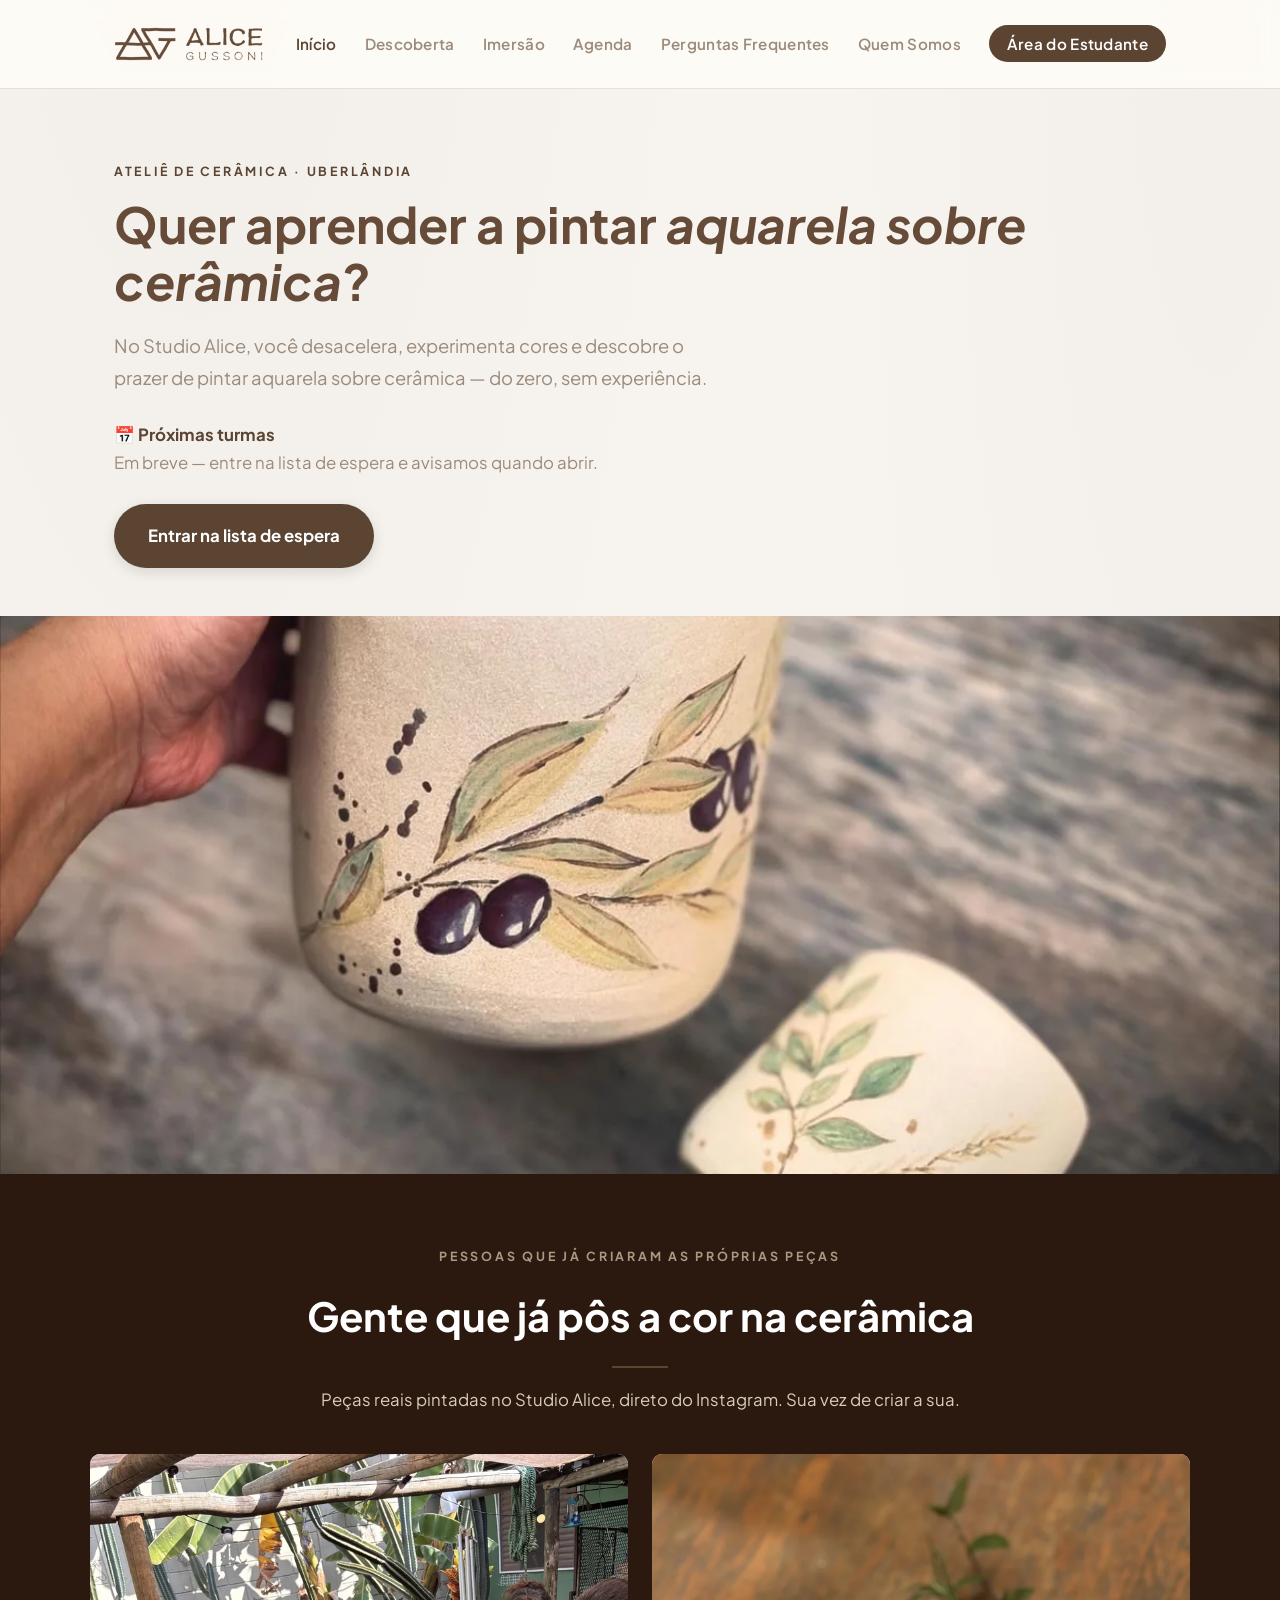
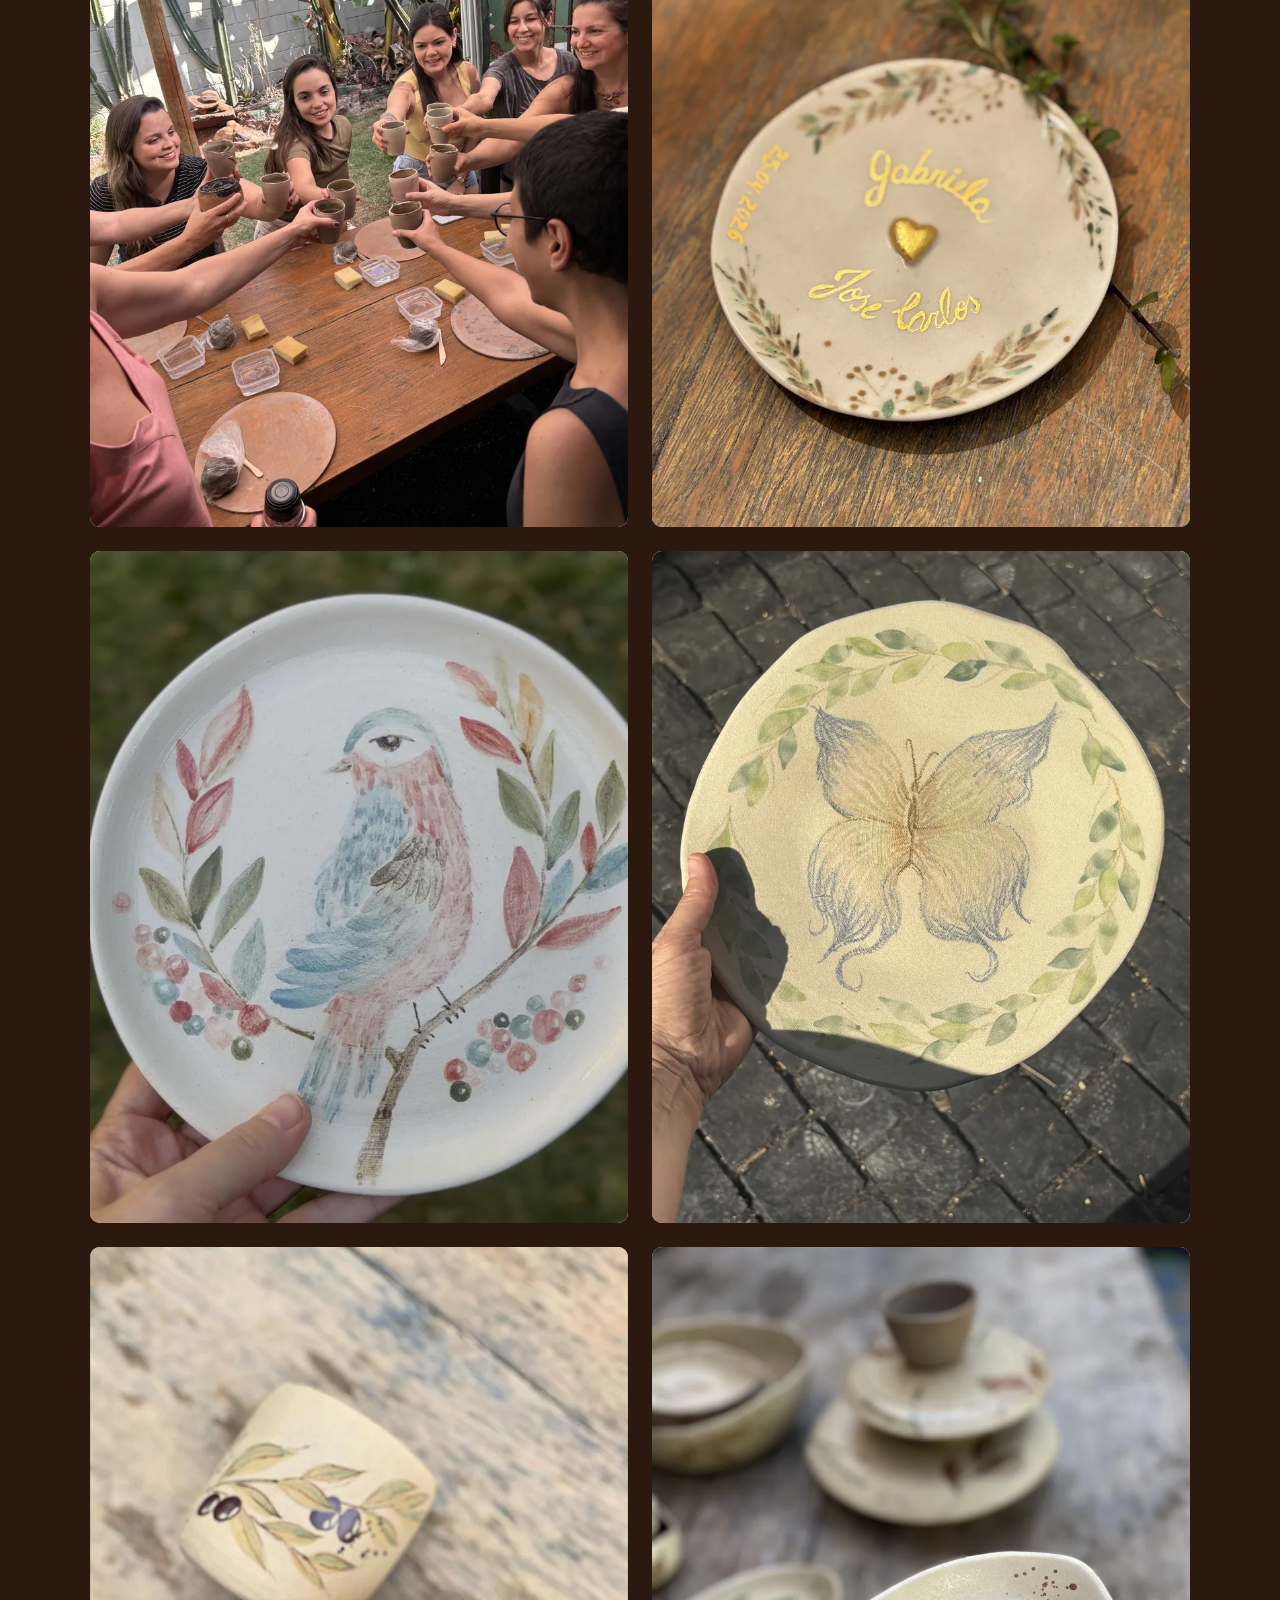
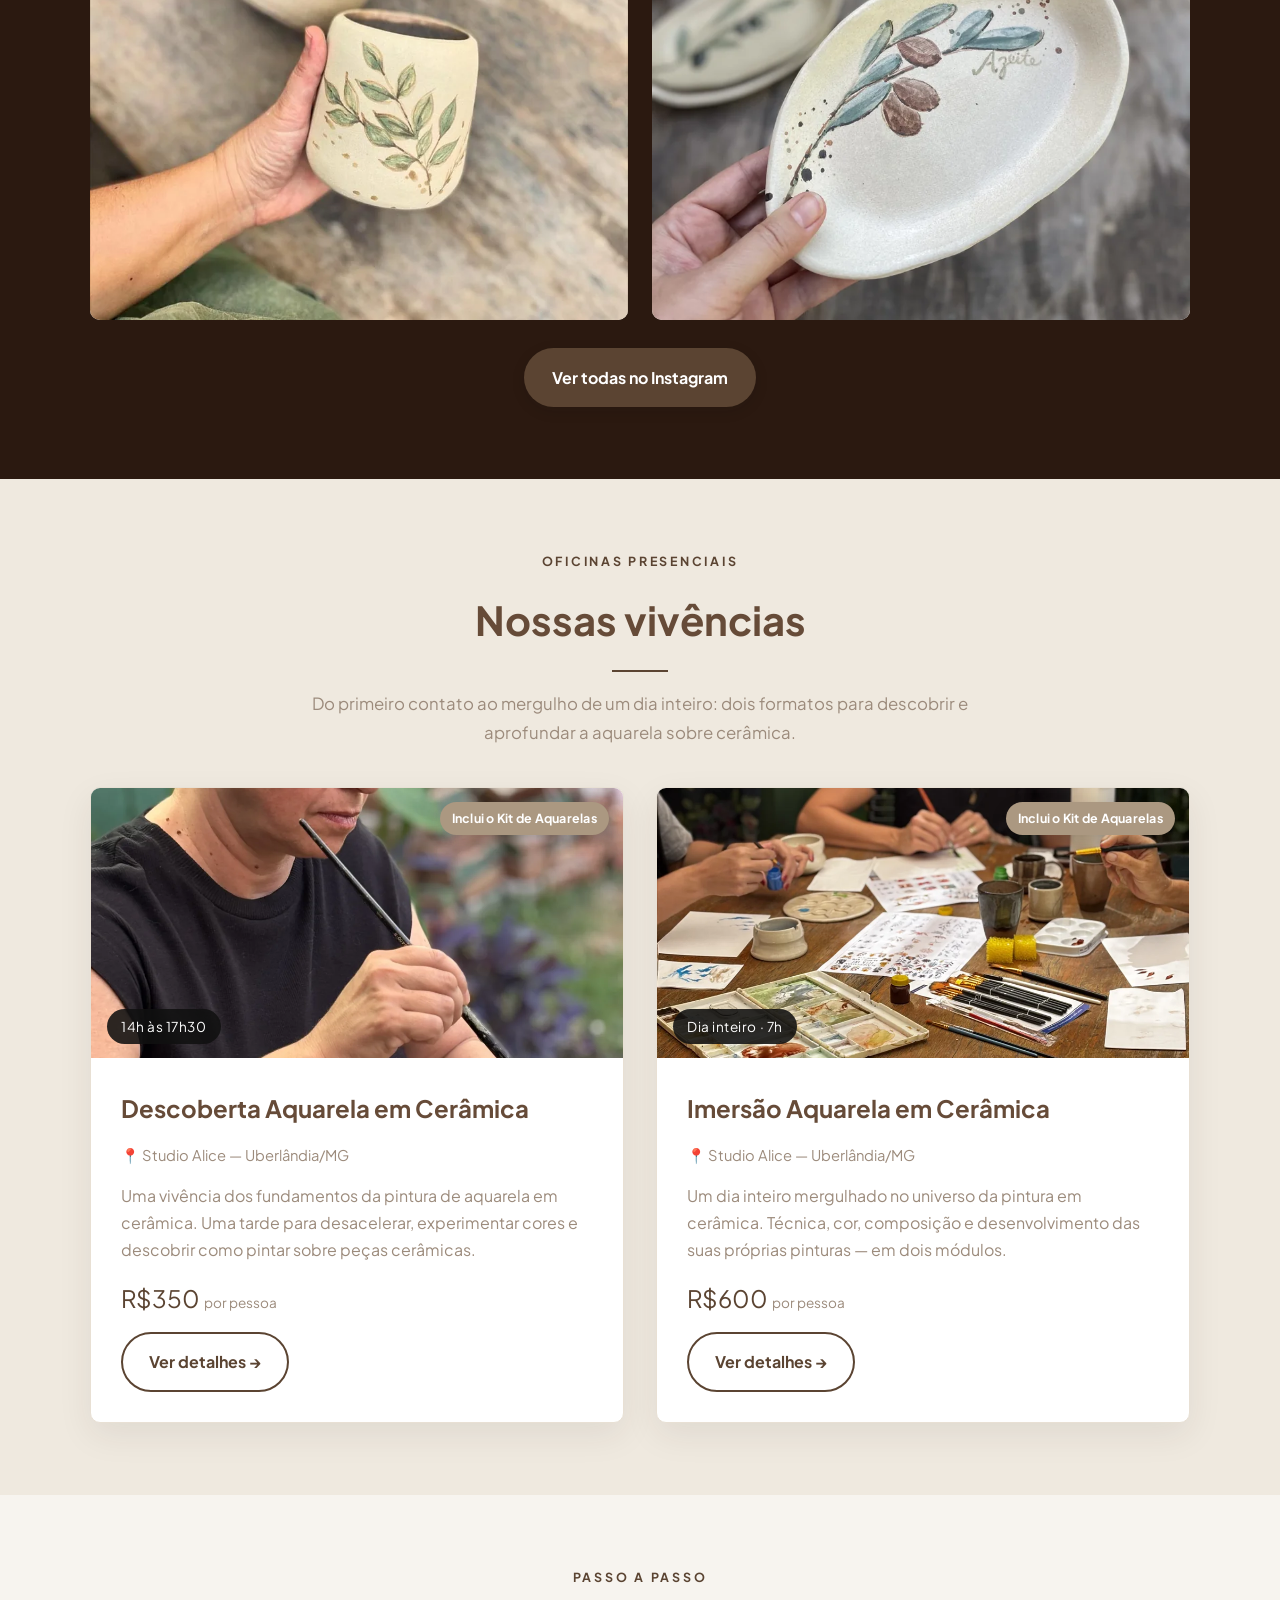
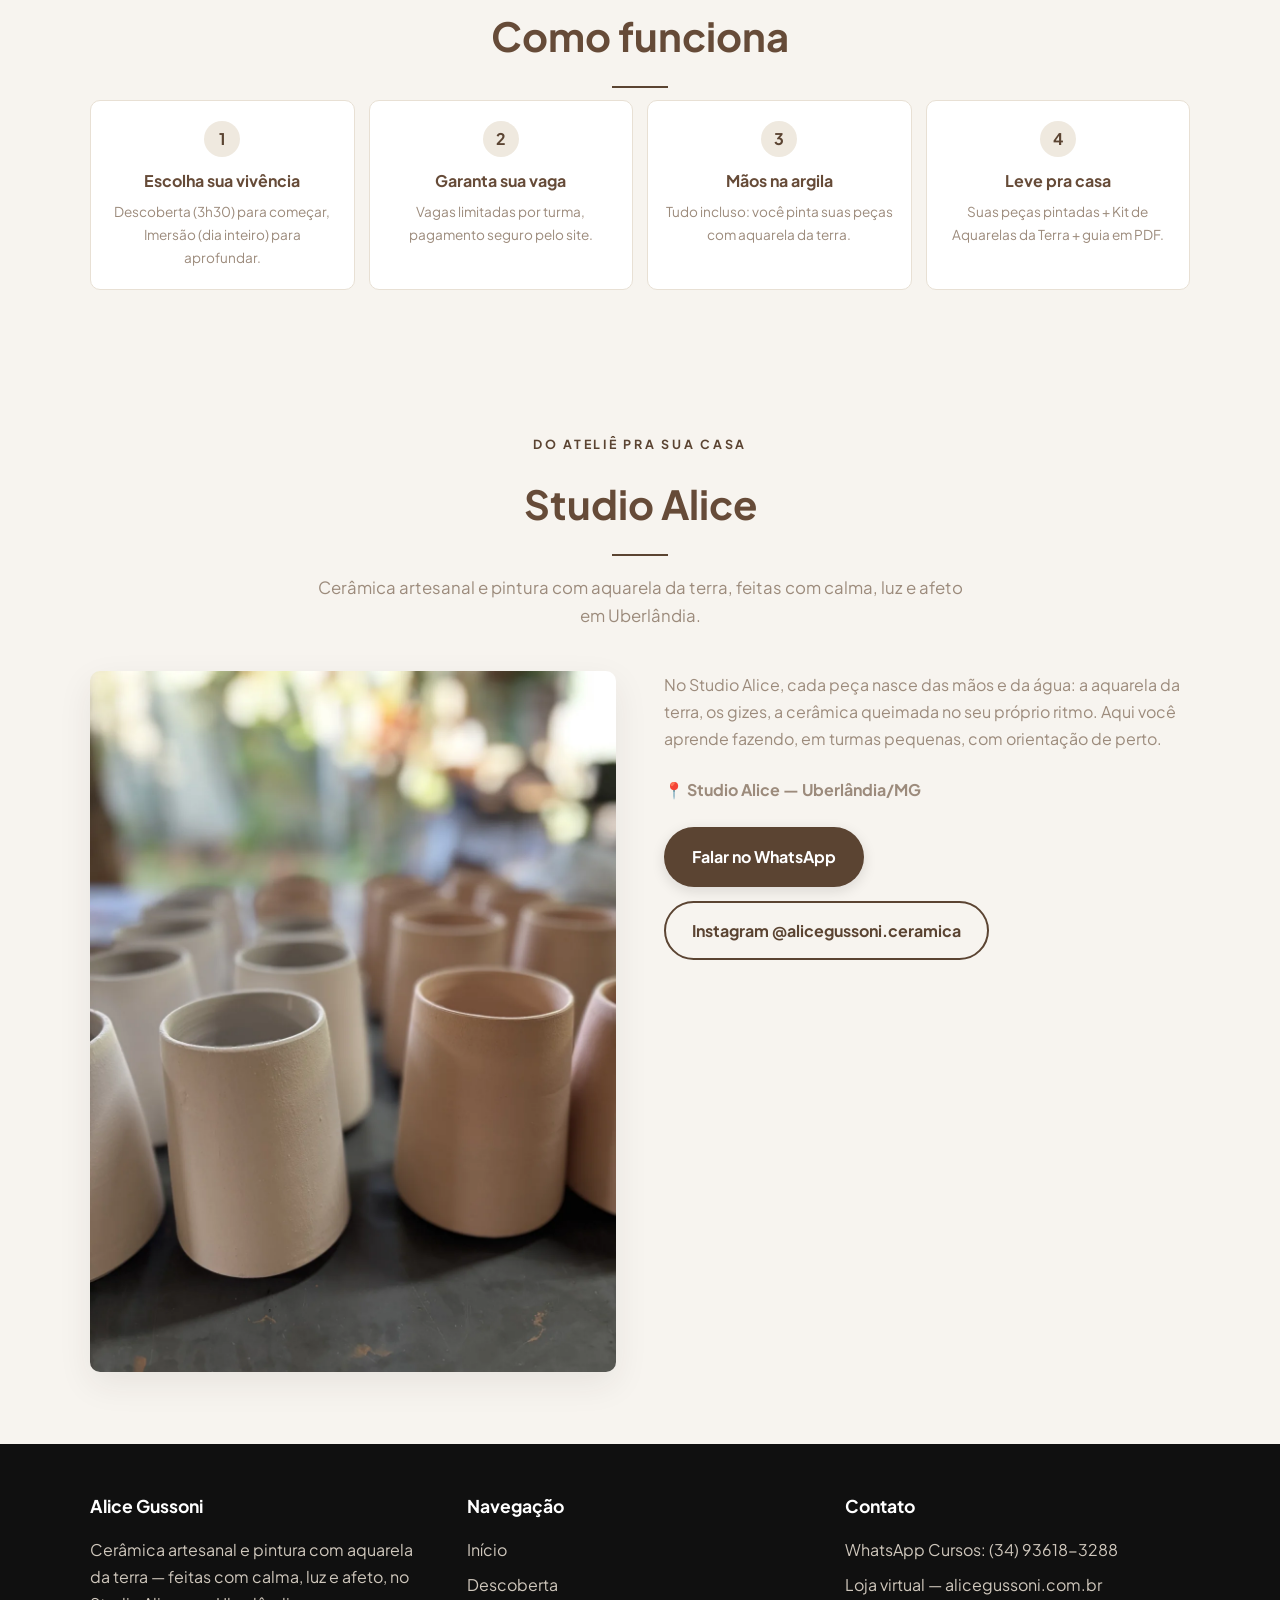
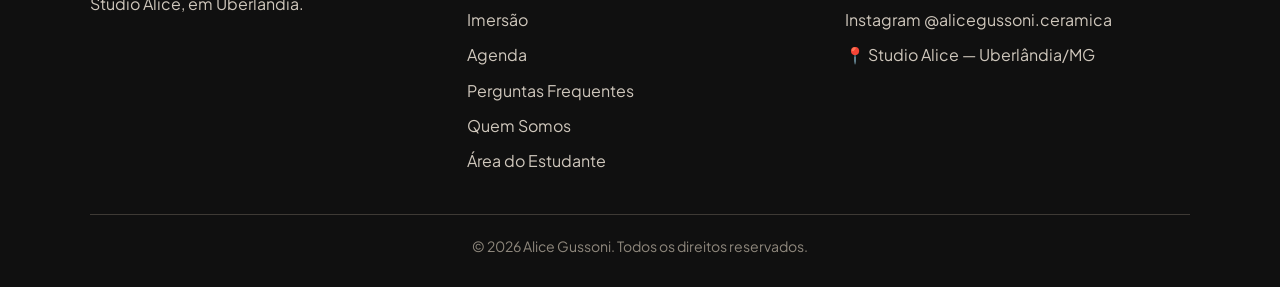
<file: index.html>
<!DOCTYPE html>
<html lang="pt-BR">
<head>
  <meta charset="UTF-8">
  <meta name="viewport" content="width=device-width, initial-scale=1.0">
  <title>Alice Gussoni — Cursos de Aquarela em Cerâmica | Uberlândia</title>
  <meta name="description" content="Oficinas presenciais de aquarela em cerâmica em Uberlândia. Descoberta e Imersão no Studio Alice. Aprenda a pintar sobre cerâmica, do zero, com as próprias mãos. Vagas limitadas.">
  <link rel="preconnect" href="https://fonts.googleapis.com">
  <link rel="preconnect" href="https://fonts.gstatic.com" crossorigin>
  <link href="https://fonts.googleapis.com/css2?family=Plus+Jakarta+Sans:wght@400;500;600;700&display=swap" rel="stylesheet">
  <link rel="stylesheet" href="assets/css/style.min.css?v=4">
  <link rel="icon" type="image/webp" href="assets/img/logo-alice.webp">
</head>
<body>

  <header class="site-header">
    <div class="header-inner">
      <a href="index.html" class="brand">
        <img src="assets/img/logo-alice.webp" alt="Alice Gussoni — Ateliê de Cerâmica">
      </a>
      <button class="nav-toggle" aria-label="Abrir menu" aria-expanded="false">☰</button>
      <nav class="main-nav" id="mainNav">
        <ul>
          <li><a href="index.html" class="active">Início</a></li>
          <li><a href="curso-descoberta.html">Descoberta</a></li>
          <li><a href="curso-imersao.html">Imersão</a></li>
          <li><a href="agenda.html">Agenda</a></li>
          <li><a href="perguntas.html">Perguntas Frequentes</a></li>
          <li><a href="quem-somos.html">Quem Somos</a></li>
          <li><a href="aluno.html" class="nav-cta">Área do Estudante</a></li>
        </ul>
      </nav>
    </div>
  </header>

  <main>
    <!-- Hero -->
    <section class="hero">
      <div id="heroTurma">
        <span class="kicker left">Ateliê de cerâmica · Uberlândia</span>
        <h1>Quer aprender a pintar <em>aquarela sobre cerâmica</em>?</h1>
        <p class="lead">No Studio Alice, você desacelera, experimenta cores e descobre o prazer de pintar aquarela sobre cerâmica — do zero, sem experiência.</p>
        <p class="hero-date"><span class="date-head">📅 Próximas turmas</span><br>Descoberta · 19/09 · 14h às 17h30<br>Imersão · 17/10 · dia inteiro</p>
        <div class="btn-group">
          <a class="btn btn-primary btn-lg" href="curso-descoberta.html">Garantir vaga na Descoberta</a>
          <a class="btn btn-outline btn-lg" href="curso-imersao.html">Garantir vaga na Imersão</a>
        </div>
      </div>
    </section>

    <div class="hero-band">
      <img src="assets/img/hero-pecas-aquarela-da-terra.webp" alt="Peças de cerâmica pintadas à mão com aquarela da terra" width="1200" height="900" fetchpriority="high" decoding="async">
    </div>

    <!-- Gente: prova social grande -->
    <section class="section section-gente">
      <div class="section-inner">
        <span class="kicker">Pessoas que já criaram as próprias peças</span>
        <h2 class="section-title">Gente que já pôs a cor na cerâmica</h2>
        <p class="section-sub">Peças reais pintadas no Studio Alice, direto do Instagram. Sua vez de criar a sua.</p>
        <div class="ig-feed ig-feed-gente" id="igFeedGente" data-feed="assets/data/feed-gente.json?v=1">
          <p class="text-center small" style="color:var(--text-soft);grid-column:1/-1;">Carregando…</p>
        </div>
        <div class="ig-follow">
          <a class="btn btn-primary" href="https://www.instagram.com/alicegussoni.ceramica" target="_blank" rel="noopener">Ver todas no Instagram</a>
        </div>
      </div>
    </section>

    <!-- Cursos -->
    <section class="section section-alt">
      <div class="section-inner">
        <span class="kicker">Oficinas presenciais</span>
        <h2 class="section-title">Nossas vivências</h2>
        <p class="section-sub">Do primeiro contato ao mergulho de um dia inteiro: dois formatos para descobrir e aprofundar a aquarela sobre cerâmica.</p>
        <div class="course-grid">
          <article class="course-card">
            <div class="image">
              <img src="assets/img/aula-pintura-ceramica.webp" alt="Aluna pintando uma peça de cerâmica com aquarela na oficina Descoberta" width="1000" height="1250" loading="lazy" decoding="async">
              <span class="gift-flag">Inclui o Kit de Aquarelas</span>
              <span class="stamp">14h às 17h30</span>
            </div>
            <div class="body">
              <h3>Descoberta Aquarela em Cerâmica</h3>
              <div class="time">
                <span>📍 Studio Alice — Uberlândia/MG</span>
              </div>
              <p>Uma vivência dos fundamentos da pintura de aquarela em cerâmica. Uma tarde para desacelerar, experimentar cores e descobrir como pintar sobre peças cerâmicas.</p>
              <div class="price">R$350 <small>por pessoa</small></div>
              <a class="btn btn-outline" href="curso-descoberta.html">Ver detalhes →</a>
            </div>
          </article>
          <article class="course-card">
            <div class="image">
              <img src="assets/img/turma-pintando-atelie.webp" alt="Turma pintando peças de cerâmica à mesa no ateliê durante a Imersão" width="1000" height="1048" loading="lazy" decoding="async">
              <span class="gift-flag">Inclui o Kit de Aquarelas</span>
              <span class="stamp">Dia inteiro · 7h</span>
            </div>
            <div class="body">
              <h3>Imersão Aquarela em Cerâmica</h3>
              <div class="time">
                <span>📍 Studio Alice — Uberlândia/MG</span>
              </div>
              <p>Um dia inteiro mergulhado no universo da pintura em cerâmica. Técnica, cor, composição e desenvolvimento das suas próprias pinturas — em dois módulos.</p>
              <div class="price">R$600 <small>por pessoa</small></div>
              <a class="btn btn-outline" href="curso-imersao.html">Ver detalhes →</a>
            </div>
          </article>
        </div>
      </div>
    </section>

    <!-- Como funciona -->
    <section class="section">
      <div class="section-inner">
        <span class="kicker">Passo a passo</span>
        <h2 class="section-title">Como funciona</h2>
        <div class="steps">
          <div class="step">
            <div class="num">1</div>
            <h4>Escolha sua vivência</h4>
            <p>Descoberta (3h30) para começar, Imersão (dia inteiro) para aprofundar.</p>
          </div>
          <div class="step">
            <div class="num">2</div>
            <h4>Garanta sua vaga</h4>
            <p>Vagas limitadas por turma, pagamento seguro pelo site.</p>
          </div>
          <div class="step">
            <div class="num">3</div>
            <h4>Mãos na argila</h4>
            <p>Tudo incluso: você pinta suas peças com aquarela da terra.</p>
          </div>
          <div class="step">
            <div class="num">4</div>
            <h4>Leve pra casa</h4>
            <p>Suas peças pintadas + Kit de Aquarelas da Terra + guia em PDF.</p>
          </div>
        </div>
      </div>
    </section>

    <!-- Nossa história -->
    <section class="section">
      <div class="section-inner">
        <span class="kicker">Do ateliê pra sua casa</span>
        <h2 class="section-title">Studio Alice</h2>
        <p class="section-sub">Cerâmica artesanal e pintura com aquarela da terra, feitas com calma, luz e afeto em Uberlândia.</p>
        <div class="about-wrap">
          <div class="visual"><img src="assets/img/studio-alice-pecas.webp" alt="Peças de cerâmica cruas enfileiradas no Studio Alice, com luz natural" width="1086" height="1448" loading="lazy" decoding="async"></div>
          <div class="about-text">
            <p>No Studio Alice, cada peça nasce das mãos e da água: a aquarela da terra, os gizes, a cerâmica queimada no seu próprio ritmo. Aqui você aprende fazendo, em turmas pequenas, com orientação de perto.</p>
            <p class="mt-2"><strong>📍 Studio Alice — Uberlândia/MG</strong></p>
            <div class="btn-group mt-2">
              <a class="btn btn-primary" href="https://wa.me/5534936183288" target="_blank" rel="noopener">Falar no WhatsApp</a>
              <a class="btn btn-outline" href="https://www.instagram.com/alicegussoni.ceramica" target="_blank" rel="noopener">Instagram @alicegussoni.ceramica</a>
            </div>
          </div>
        </div>
      </div>
    </section>

  <footer class="site-footer">
    <div class="footer-inner">
      <div class="footer-top">
        <div>
          <h4>Alice Gussoni</h4>
          <p>Cerâmica artesanal e pintura com aquarela da terra — feitas com calma, luz e afeto, no Studio Alice, em Uberlândia.</p>
        </div>
        <div>
          <h4>Navegação</h4>
          <ul>
            <li><a href="index.html">Início</a></li>
            <li><a href="curso-descoberta.html">Descoberta</a></li>
            <li><a href="curso-imersao.html">Imersão</a></li>
            <li><a href="agenda.html">Agenda</a></li>
            <li><a href="perguntas.html">Perguntas Frequentes</a></li>
            <li><a href="quem-somos.html">Quem Somos</a></li>
            <li><a href="aluno.html">Área do Estudante</a></li>
          </ul>
        </div>
        <div>
          <h4>Contato</h4>
          <ul>
            <li><a href="https://wa.me/5534936183288" target="_blank" rel="noopener">WhatsApp Cursos: (34) 93618-3288</a></li>
            <li><a href="https://www.alicegussoni.com.br" target="_blank" rel="noopener">Loja virtual — alicegussoni.com.br</a></li>
            <li><a href="https://www.instagram.com/alicegussoni.ceramica" target="_blank" rel="noopener">Instagram @alicegussoni.ceramica</a></li>
            <li>📍 Studio Alice — Uberlândia/MG</li>
          </ul>
        </div>
      </div>
      <div class="footer-bottom">© <span id="year"></span> Alice Gussoni. Todos os direitos reservados.</div>
    </div>
  </footer>

  <script src="assets/js/main.min.js"></script>
  <script src="assets/js/inscricao-config.js"></script>
  <script src="assets/js/inscricao.min.js"></script>
  <script src="assets/js/espera.min.js?v=8"></script>
  <script src="assets/js/proximas.min.js?v=8"></script>
<script src="assets/js/analytics.min.js"></script>
</body>
</html>
</file>
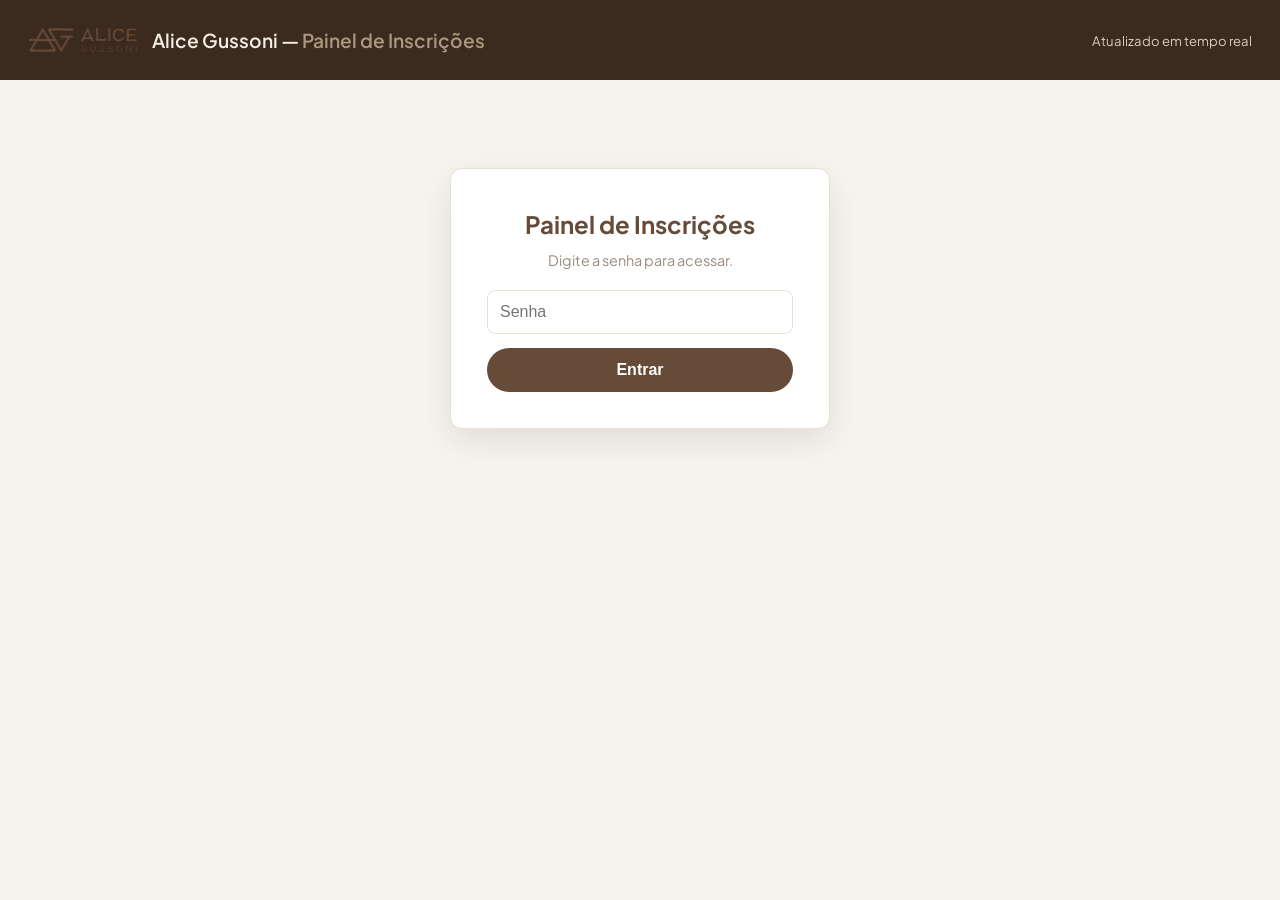
<file: admin.html>
<!DOCTYPE html>
<html lang="pt-BR">
<head>
  <meta charset="UTF-8">
  <meta name="viewport" content="width=device-width, initial-scale=1.0">
  <title>Painel de Inscrições — Alice Gussoni</title>
  <link rel="preconnect" href="https://fonts.googleapis.com">
  <link rel="preconnect" href="https://fonts.gstatic.com" crossorigin>
  <link href="https://fonts.googleapis.com/css2?family=Plus+Jakarta+Sans:wght@400;500;600;700&display=swap" rel="stylesheet">
  <style>
    :root {
      --bg: #F7F4EF;
      --text: #664B38;
      --text-soft: #9C8B7C;
      --line: #E8E0D4;
      --accent: #5B4432;
      --accent-soft: #F0EAE0;
      --green: #5C6B52;
      --amber: #A37A3C;
      --red: #A34A2F;
    }
    * { margin: 0; padding: 0; box-sizing: border-box; }
    body { font-family: 'Plus Jakarta Sans', 'Segoe UI', Arial, sans-serif; background: var(--bg); color: var(--text); line-height: 1.6; }
    header { background: #3B2A1E; color: #F3EDE3; padding: 18px 28px; display: flex; align-items: center; justify-content: space-between; flex-wrap: wrap; gap: 12px; }
    header .brand { display: flex; align-items: center; gap: 14px; }
    header .brand img { height: 44px; width: auto; }
    header h1 { font-family: 'Plus Jakarta Sans', sans-serif; font-size: 1.2rem; font-weight: 600; }
    header h1 span { color: #AB9881; }
    header .hint { color: #D9CCB8; font-size: .82rem; }
    .wrap { max-width: 1100px; margin: 0 auto; padding: 28px; }

    .gate { max-width: 380px; margin: 60px auto; background: #fff; border: 1px solid var(--line); border-radius: 12px; padding: 36px; box-shadow: 0 12px 34px rgba(33,33,33,.1); text-align: center; }
    .gate h2 { font-family: 'Plus Jakarta Sans', sans-serif; margin-bottom: 6px; }
    .gate p { color: var(--text-soft); font-size: .9rem; margin-bottom: 18px; }
    .gate input { width: 100%; padding: 12px; border: 1px solid var(--line); border-radius: 8px; margin-bottom: 14px; font-size: 1rem; }
    .gate button { width: 100%; padding: 13px; background: var(--text); color: #fff; border: none; border-radius: 999px; font-weight: 700; font-size: 1rem; cursor: pointer; }
    .gate .err { color: var(--red); font-size: .85rem; margin-bottom: 12px; }

    .stats { display: grid; grid-template-columns: repeat(auto-fit, minmax(160px, 1fr)); gap: 14px; margin-bottom: 24px; }
    .stat { background: #fff; border: 1px solid var(--line); border-radius: 10px; padding: 16px; text-align: center; }
    .stat b { display: block; font-size: 1.8rem; font-family: 'Plus Jakarta Sans', sans-serif; }
    .stat span { color: var(--text-soft); font-size: .85rem; }
    .stat.pago b { color: var(--green); }
    .stat.aguardando b { color: var(--amber); }

    .filters { display: flex; gap: 10px; flex-wrap: wrap; margin-bottom: 18px; align-items: center; }
    .filters select, .filters input { padding: 10px 12px; border: 1px solid var(--line); border-radius: 8px; background: #fff; font-size: .9rem; }
    .filters button { padding: 10px 18px; border: none; border-radius: 999px; background: var(--text); color: #fff; font-weight: 700; cursor: pointer; }
    .filters .btn-ghost { background: transparent; color: var(--text); border: 1px solid var(--line); }

    table { width: 100%; border-collapse: collapse; background: #fff; border: 1px solid var(--line); border-radius: 10px; overflow: hidden; font-size: .88rem; }
    th { text-align: left; padding: 12px 14px; background: var(--accent-soft); color: var(--accent); font-size: .78rem; text-transform: uppercase; letter-spacing: .04em; white-space: nowrap; }
    td { padding: 11px 14px; border-top: 1px solid var(--line); vertical-align: middle; }
    tr:hover td { background: #FBF9F5; }
    .badge { display: inline-block; padding: 4px 12px; border-radius: 999px; font-size: .78rem; font-weight: 700; }
    .badge.pago { background: #E8F5E9; color: var(--green); }
    .badge.aguardando { background: #FFF3E0; color: var(--amber); }
    .badge.recusado, .badge.cancelado, .badge.rejeitado { background: #FFEBEE; color: var(--red); }
    .btn-small { border: 1px solid var(--line); border-radius: 999px; background: #fff; color: var(--accent); padding: 5px 10px; font-size: .74rem; font-weight: 700; cursor: pointer; }
    .btn-small:hover { background: var(--accent-soft); }
    .btn-del { color: var(--red); border-color: #F0C9C9; }
    .btn-del:hover { background: #FFEBEE; }
    .btn-confirm { color: var(--green); border-color: #C8E6C9; }
    .btn-confirm:hover { background: #E8F5E9; }
    .pdv-sep { border-top: 1px dashed var(--line); margin: 6px 0; }

    .turmas-box { margin-top: 28px; background: #fff; border: 1px solid var(--line); border-radius: 10px; padding: 18px; }
    .turmas-box h2 { font-size: 1rem; margin-bottom: 12px; color: var(--accent); }
    .cupom-gerar { background: var(--accent-soft); border-radius: 10px; padding: 14px; }
    .cupom-tipo { display: flex; gap: 18px; font-size: .9rem; margin-bottom: 10px; flex-wrap: wrap; }
    .cupom-campos { display: flex; gap: 8px; flex-wrap: wrap; }
    .cupom-campos input { padding: 10px 12px; border: 1px solid var(--line); border-radius: 8px; font-size: .9rem; flex: 1 1 140px; }
    .btn-cupom { padding: 10px 18px; border: none; border-radius: 999px; background: var(--text); color: #fff; font-weight: 700; cursor: pointer; }
    .cupom-code { font-family: Consolas, monospace; font-weight: 700; font-size: 1.05rem; color: var(--accent); }
    #cupResult { margin-top: 10px; font-size: .9rem; }
    .turma-item { display: flex; align-items: center; gap: 10px; padding: 8px 0; border-bottom: 1px dashed var(--line); font-size: .9rem; flex-wrap: wrap; }
    .turma-item:last-child { border-bottom: none; }
    .turma-item .pills { margin-left: auto; display: flex; gap: 8px; }
    .pill { font-size: .75rem; background: var(--accent-soft); padding: 3px 10px; border-radius: 999px; }
    .pill.green { background: #E8F5E9; color: var(--green); }
    .pill.amber { background: #FFF3E0; color: var(--amber); }

    .empty { padding: 40px; text-align: center; color: var(--text-soft); }
    .muted { color: var(--text-soft); }
    .mt { margin-top: 18px; }
    .small { font-size: .8rem; }
    @media (max-width: 640px) {
      .wrap { padding: 16px; }
      table { font-size: .8rem; }
      th, td { padding: 9px 10px; }
      .hide-mobile { display: none; }
    }

    .modal-overlay { position: fixed; inset: 0; background: rgba(33,33,33,.45); display: none; align-items: center; justify-content: center; z-index: 100; padding: 20px; }
    .modal { background: #fff; border-radius: 14px; max-width: 540px; width: 100%; max-height: 86vh; overflow: auto; padding: 26px; box-shadow: 0 18px 50px rgba(33,33,33,.25); }
    .modal h3 { font-family: 'Playfair Display', serif; margin-bottom: 4px; }
    .modal .sub { color: var(--text-soft); font-size: .88rem; margin-bottom: 16px; }
    .modal .btn-close { float: right; background: transparent; border: none; font-size: 1.5rem; cursor: pointer; color: var(--text-soft); line-height: 1; margin: -6px -6px 0 0; }
    .modal .row { display: flex; justify-content: space-between; gap: 16px; padding: 9px 0; border-bottom: 1px dashed var(--line); font-size: .9rem; }
    .modal .row b { color: var(--text-soft); font-weight: 600; white-space: nowrap; }
    .modal .row span { text-align: right; word-break: break-word; }
    .modal-actions { display: grid; gap: 10px; margin-top: 18px; }
    .modal-actions .btn-small { padding: 12px 14px; font-size: .9rem; text-align: left; border-radius: 10px; }
    .form-label { display: block; font-size: .78rem; font-weight: 700; color: var(--accent); margin: 12px 0 4px; text-transform: uppercase; letter-spacing: .04em; }
    .edit { width: 100%; padding: 10px 12px; border: 1px solid var(--line); border-radius: 8px; margin-bottom: 4px; font-size: .9rem; font-family: inherit; box-sizing: border-box; }
    .edit:focus { outline: 2px solid var(--accent); border-color: transparent; }
    textarea.edit { min-height: 70px; resize: vertical; }
    .btn-primary-modal { width: 100%; padding: 14px; margin-top: 16px; background: var(--text); color: #fff; border: none; border-radius: 999px; font-weight: 700; font-size: 1rem; cursor: pointer; }
  </style>
</head>
<body>
  <header>
    <div class="brand">
      <img src="assets/img/logo-alice.webp" alt="Alice Gussoni">
      <h1>Alice Gussoni — <span>Painel de Inscrições</span></h1>
    </div>
    <div class="hint">Atualizado em tempo real</div>
  </header>

  <div class="wrap">
    <div class="gate" id="gate" hidden>
      <h2>Painel de Inscrições</h2>
      <p>Digite a senha para acessar.</p>
      <div class="err" id="gateErr" hidden>Senha incorreta. Tente novamente.</div>
      <input type="password" id="senhaInput" placeholder="Senha">
      <button id="btnEntrar" onclick="entrar()">Entrar</button>
    </div>

    <div id="conteudo" hidden>
      <div class="stats" id="stats">
        <div class="stat pago"><b id="stPago">–</b><span>Inscritos (pagos)</span></div>
        <div class="stat aguardando"><b id="stAguardando">–</b><span>Aguardando pagamento</span></div>
        <div class="stat"><b id="stTotal">–</b><span>Total de tentativas</span></div>
        <div class="stat"><b id="stCreditos">–</b><span>Crédito de convites (R$)</span></div>
      </div>

      <div class="filters">
        <select id="fCurso">
          <option value="">Todos os cursos</option>
          <option value="Descoberta">Descoberta</option>
          <option value="Imersão">Imersão</option>
          <option value="Descoberta + Imersão">Descoberta + Imersão</option>
        </select>
        <select id="fStatus">
          <option value="">Todos os status</option>
          <option value="pago" selected>Pago</option>
          <option value="aguardando">Aguardando</option>
          <option value="recusado">Recusado</option>
        </select>
        <input type="text" id="fBusca" placeholder="Buscar por nome, WhatsApp ou e-mail…">
        <button onclick="carregar()">Atualizar</button>
        <button class="btn-ghost" onclick="sair()">Sair</button>
      </div>

      <table>
        <thead>
          <tr>
            <th>Nome</th>
            <th>Curso</th>
            <th>Turma</th>
            <th>Status</th>
            <th>Contato</th>
            <th>Ação</th>
          </tr>
        </thead>
        <tbody id="tbody">
          <tr><td colspan="6" class="empty">Carregando inscritos…</td></tr>
        </tbody>
      </table>

      <div class="turmas-box">
        <h2>Turmas e links de grupo (link preenchido = convite automático enviado)</h2>
        <div id="turmas"></div>
      </div>

      <div class="turmas-box">
        <h2>Pedidos (dupla / dois cursos · desconto 15% · pagamento único)</h2>
        <table>
          <thead>
            <tr>
              <th>Pedido</th>
              <th>Status</th>
              <th>Pessoas</th>
              <th>Bruto</th>
              <th>Desconto</th>
              <th>Total</th>
              <th>Forma</th>
              <th>Ação</th>
            </tr>
          </thead>
          <tbody id="tbodyPedidos">
            <tr><td colspan="8" class="empty">Carregando pedidos…</td></tr>
          </tbody>
        </table>
      </div>

      <div class="turmas-box">
        <h2>Cupons de desconto (casos especiais, ex.: casal)</h2>
        <div class="cupom-gerar">
          <div class="cupom-tipo">
            <label><input type="radio" name="cupTipo" value="pct" checked> Percentual (%)</label>
            <label><input type="radio" name="cupTipo" value="valor"> Valor fixo (R$)</label>
          </div>
          <div class="cupom-campos">
            <input type="number" id="cupValor" placeholder="Ex.: 30 (ou 82.50)" step="0.01" min="0">
            <input type="text" id="cupLabel" placeholder="Rótulo (opcional) — ex.: CASAL" maxlength="12" style="text-transform:uppercase">
            <button class="btn-cupom" onclick="gerarCupom()">Gerar cupom</button>
          </div>
          <div id="cupResult"></div>
        </div>
        <div class="cupom-gerar" style="margin-top:14px">
          <h3 style="margin:0 0 6px">Venda reservada (link direto)</h3>
          <p class="muted small" style="margin:0 0 10px">Reserva vagas de uma turma para uma pessoa. Enquanto a reserva estiver ativa, o site mostra a turma cheia para o público — só quem tem o link compra.</p>
          <div class="cupom-campos">
            <select id="resCurso">
              <option value="Descoberta">Descoberta</option>
              <option value="Imersão">Imersão</option>
            </select>
            <input type="text" id="resData" placeholder="Data — ex.: 29/08/2026">
            <input type="number" id="resVagas" value="1" min="1" max="4" style="flex:0 0 90px">
            <input type="number" id="resDesconto" value="0" min="0" max="100" style="flex:0 0 90px" title="Desconto em %">
            <input type="text" id="resRotulo" placeholder="Quem? (ex.: KÁTIA)" maxlength="6" style="text-transform:uppercase">
            <button class="btn-cupom" onclick="gerarReserva()">Gerar link de reserva</button>
          </div>
          <div class="small muted" style="margin-top:6px">Desconto em % (0 = sem desconto). Vagas = quantas pessoas esse link libera.</div>
          <div id="resResult"></div>
        </div>
        <table id="tblCupons" style="margin-top:14px">
          <thead>
            <tr>
              <th>Código</th>
              <th>Desconto</th>
              <th>Status</th>
              <th>Usado em</th>
              <th>Ação</th>
            </tr>
          </thead>
          <tbody id="tbodyCupons">
            <tr><td colspan="5" class="empty">Nenhum cupom ainda.</td></tr>
          </tbody>
        </table>
      </div>

      <div class="turmas-box">
        <h2>Lista de espera por curso (💬 Chamar = abrir WhatsApp direto com a pessoa)</h2>
        <div class="filters" style="margin-bottom:10px">
          <span class="muted small" id="esperaCount"></span>
          <select id="fEsperaCurso">
            <option value="">Todos os cursos</option>
            <option value="Descoberta">Descoberta</option>
            <option value="Imersão">Imersão</option>
          </select>
        </div>
        <table>
          <thead>
            <tr>
              <th>Nome</th>
              <th>Curso</th>
              <th>Contato</th>
              <th>Registrado</th>
              <th>Notificado</th>
              <th>Ação</th>
            </tr>
          </thead>
          <tbody id="tbodyEspera">
            <tr><td colspan="6" class="empty">Ninguém na lista de espera ainda.</td></tr>
          </tbody>
        </table>
      </div>

      <p class="small muted mt">
        Dica: preencha o link do grupo na aba "Turmas" da planilha e rode o menu
        <strong>Alice Gussoni → Enviar convites de grupos</strong> para mandar o convite
        a todos os pagos daquela turma de uma vez. Use <strong>⚙️ Gerenciar</strong> em cada
        linha para ver detalhes, editar, anotar, reenviar acesso ou convite, marcar como
        concluído e excluir.
      </p>

      <div class="turmas-box">
        <h2>Interruptores de recursos</h2>
        <p class="small muted">Ligue ou desligue cada funcionalidade. Tudo começa ligado — desligar desativa na hora (site e backend).</p>
        <div id="interruptores"></div>
      </div>

      <div class="turmas-box">
        <h2>Área do Estudante (acesso do admin)</h2>
        <p class="small muted">Gera um link permanente para você ver a Área do Estudante como aluno, sem criar inscrição na planilha. Escolha os cursos:</p>
        <div class="cupom-campos">
          <button class="btn-cupom" onclick="gerarAdminArea('descoberta')">Só Descoberta</button>
          <button class="btn-cupom" onclick="gerarAdminArea('imersao')">Só Imersão</button>
          <button class="btn-cupom" onclick="gerarAdminArea('ambos')">Ambos</button>
        </div>
        <div id="adminAreaResult" style="margin-top:12px"></div>
      </div>

      <div class="turmas-box">
        <h2>Lembretes agendados (e-mail e/ou WhatsApp)</h2>
        <p class="small muted">O executor roda todo dia às 9h (trigger) e no botão "Executar agora". Variáveis na mensagem: <strong>{nome} {curso} {data} {codigo} {titulo}</strong>.</p>
        <div class="cupom-gerar">
          <div class="cupom-tipo">
            <label>Público
              <select class="edit" id="lemTipo" style="width:auto">
                <option value="credito">Crédito (quem tem crédito + turma com vaga)</option>
                <option value="turma">Inscritos pagos da turma</option>
              </select>
            </label>
            <label>Canal
              <select class="edit" id="lemCanal" style="width:auto">
                <option value="email">E-mail</option>
                <option value="zap">WhatsApp (ponte Baileys)</option>
                <option value="ambos">Ambos</option>
              </select>
            </label>
            <label>Curso
              <select class="edit" id="lemCurso" style="width:auto">
                <option value="Ambos">Descoberta e Imersão</option>
                <option value="Descoberta">Descoberta</option>
                <option value="Imersão">Imersão</option>
              </select>
            </label>
            <label>Dias antes
              <input class="edit" type="number" id="lemDias" value="1" min="0" style="width:80px">
            </label>
          </div>
          <input class="edit" type="text" id="lemTitulo" placeholder="Título (ex.: Lembrete de crédito)" autocomplete="off">
          <textarea class="edit" id="lemMsg" rows="3" placeholder="Mensagem… Ex.: Oi {nome}! A turma de {curso} · {data} ainda tem vaga. Seu crédito {codigo} está te esperando."></textarea>
          <div style="margin-top:8px">
            <button class="btn-cupom" onclick="criarLembrete()">Agendar lembrete</button>
            <button class="btn-cupom" style="margin-left:8px" onclick="executarLembretesAgora()">▶ Executar agora</button>
          </div>
          <div id="lemResult"></div>
        </div>
        <table id="tblLembretes" style="margin-top:14px">
          <thead>
            <tr>
              <th>Título</th><th>Público</th><th>Canal</th><th>Curso</th><th>Dias antes</th><th>Ativo</th><th>Último envio</th><th>Ação</th>
            </tr>
          </thead>
          <tbody id="tbodyLembretes">
            <tr><td colspan="8" class="empty">Nenhum lembrete agendado.</td></tr>
          </tbody>
        </table>
        <p class="small muted mt">WhatsApp usa uma ponte Baileys (Node) — configure <strong>WHATSAPP_BRIDGE_URL</strong> e <strong>BRIDGE_TOKEN</strong> em Configurações da planilha (Script Properties).</p>
      </div>
    </div>
  </div>

  <div class="modal-overlay" id="overlayGer" onclick="if(event.target===this)fechar('overlayGer')">
    <div class="modal">
      <button class="btn-close" onclick="fechar('overlayGer')">&times;</button>
      <h3 id="gerTitulo"></h3>
      <p class="sub" id="gerSub"></p>
      <div class="modal-actions" id="gerAcoes"></div>
    </div>
  </div>

  <div class="modal-overlay" id="overlayDet" onclick="if(event.target===this)fechar('overlayDet')">
    <div class="modal">
      <button class="btn-close" onclick="fechar('overlayDet')">&times;</button>
      <h3 id="detTitulo"></h3>
      <p class="sub">Detalhes da inscrição</p>
      <div id="detCorpo"></div>
      <button class="btn-primary-modal" onclick="fechar('overlayDet')">Fechar</button>
    </div>
  </div>

  <div class="modal-overlay" id="overlayEd" onclick="if(event.target===this)fechar('overlayEd')">
    <div class="modal">
      <button class="btn-close" onclick="fechar('overlayEd')">&times;</button>
      <h3 id="edTitulo"></h3>
      <p class="sub">Edite os dados e a anotação da inscrição.</p>
      <input type="hidden" id="edId">
      <label class="form-label" for="edNome">Nome</label>
      <input class="edit" id="edNome" autocomplete="off">
      <label class="form-label" for="edWhats">WhatsApp</label>
      <input class="edit" id="edWhats" autocomplete="off">
      <label class="form-label" for="edEmail">E-mail</label>
      <input class="edit" id="edEmail" autocomplete="off">
      <label class="form-label" for="edAnot">Anotação (só você vê)</label>
      <textarea class="edit" id="edAnot"></textarea>
      <button class="btn-primary-modal" onclick="salvarEdicao()">Salvar alterações</button>
    </div>
  </div>

  <div class="modal-overlay" id="overlayGp" onclick="if(event.target===this)fechar('overlayGp')">
    <div class="modal">
      <button class="btn-close" onclick="fechar('overlayGp')">&times;</button>
      <h3 id="gpTitulo"></h3>
      <p class="sub" id="gpSub"></p>
      <div class="modal-actions" id="gpAcoes"></div>
    </div>
  </div>

  <div class="modal-overlay" id="overlayDp" onclick="if(event.target===this)fechar('overlayDp')">
    <div class="modal">
      <button class="btn-close" onclick="fechar('overlayDp')">&times;</button>
      <h3 id="dpTitulo"></h3>
      <p class="sub">Detalhes do pedido</p>
      <div id="dpCorpo"></div>
      <button class="btn-primary-modal" onclick="fechar('overlayDp')">Fechar</button>
    </div>
  </div>

  <script src="assets/js/inscricao-config.js"></script>
  <script>
    var ENDPOINT = (typeof PDV_CONFIG !== 'undefined' && PDV_CONFIG.WEB_APP_URL) || '';
    var dados = { inscritos: [], turmas: [], pedidos: [] };
    var callbackSeq = 0;

    function getSenha() {
      try { return sessionStorage.getItem('pdv_senha') || ''; } catch (e) { return ''; }
    }
    function setSenha(v) {
      try { sessionStorage.setItem('pdv_senha', v); } catch (e) {}
    }
    function clearSenha() {
      try { sessionStorage.removeItem('pdv_senha'); } catch (e) {}
    }

    function req(params, cb) {
      var id = 'pdvPanelCb' + (callbackSeq++);
      var done = false;
      window[id] = function (res) {
        if (done) return;
        done = true;
        delete window[id];
        cb(res);
      };
      var s = document.createElement('script');
      s.onerror = function () {
        if (done) return;
        done = true;
        delete window[id];
        cb({ ok: false, erro: 'Falha de conexão com o servidor.' });
      };
      setTimeout(function () {
        if (done) return;
        done = true;
        delete window[id];
        cb({ ok: false, erro: 'Tempo esgotado ao carregar os dados.' });
      }, 20000);
      s.src = ENDPOINT + '?' + params + '&senha=' + encodeURIComponent(getSenha()) + '&callback=' + id;
      document.body.appendChild(s);
    }

    function setLoading(on) {
      var btn = document.getElementById('btnEntrar');
      if (!btn) return;
      btn.disabled = on;
      btn.textContent = on ? 'Entrando…' : 'Entrar';
    }

    function showGateError(msg) {
      document.getElementById('gateErr').textContent = msg || 'Não foi possível entrar.';
      document.getElementById('gateErr').hidden = false;
    }

    function entrar() {
      var v = document.getElementById('senhaInput').value.trim();
      if (!v) return;
      setSenha(v);
      setLoading(true);
      req('acao=dados', function (res) {
        setLoading(false);
        if (res && res.inscritos) { mostrar(res); return; }
        clearSenha();
        showGateError((res && res.erro) || 'Não foi possível carregar os dados.');
        document.getElementById('senhaInput').value = '';
      });
    }

    function mostrar(res) {
      document.getElementById('gate').hidden = true;
      document.getElementById('conteudo').hidden = false;
      dados = res;
      renderStats();
      renderTabela();
      renderTurmas();
      renderPedidos();
      renderCupons();
      renderEspera();
      renderConfig();
      renderLembretes();
    }

    function sair() {
      clearSenha();
      location.reload();
    }

    function carregar() {
      req('acao=dados', function (res) {
        if (!res || !res.inscritos) {
          document.getElementById('tbody').innerHTML = '<tr><td colspan="6" class="empty" style="color:#C62828">' + esc((res && res.erro) || 'Não foi possível carregar os dados.') + '</td></tr>';
          return;
        }
        dados = res;
        renderStats();
        renderTabela();
        renderTurmas();
        renderPedidos();
        renderCupons();
        renderEspera();
        renderConfig();
        renderLembretes();
      });
    }

    function renderStats() {
      var pago = 0, aguardando = 0, creditos = 0;
      dados.inscritos.forEach(function (i) {
        if (i.status === 'pago') pago++;
        else if (i.status === 'aguardando') aguardando++;
        creditos += Number(i.credito) || 0;
      });
      (dados.pedidos || []).forEach(function (p) {
        (p.pessoas || []).forEach(function (x) { creditos += Number(x.credito) || 0; });
      });
      document.getElementById('stPago').textContent = pago;
      document.getElementById('stAguardando').textContent = aguardando;
      document.getElementById('stTotal').textContent = dados.inscritos.length;
      document.getElementById('stCreditos').textContent = 'R$ ' + creditos.toFixed(2);
    }

    function badge(st) {
      return '<span class="badge ' + (st || 'aguardando') + '">' + esc(st || 'aguardando') + '</span>';
    }

    function actBtn(label, onclick, tipo) {
      var cls = tipo === 'red' ? ' btn-del' : (tipo === 'green' ? ' btn-confirm' : '');
      return '<button class="btn-small' + cls + '" onclick="' + onclick + '">' + label + '</button>';
    }

    function acharInscrito(id) {
      for (var i = 0; i < dados.inscritos.length; i++) {
        if (String(dados.inscritos[i].id) === String(id)) return dados.inscritos[i];
      }
      return null;
    }
    function acharPedido(pedido) {
      for (var i = 0; i < (dados.pedidos || []).length; i++) {
        if (String(dados.pedidos[i].pedido) === String(pedido)) return dados.pedidos[i];
      }
      return null;
    }

    function renderTabela() {
      var curso = document.getElementById('fCurso').value;
      var status = document.getElementById('fStatus').value;
      var busca = document.getElementById('fBusca').value.trim().toLowerCase();
      var rows = dados.inscritos.filter(function (i) {
        if (curso && i.curso !== curso) return false;
        if (status && i.status !== status) return false;
        if (busca) {
          var alvo = (i.nome + ' ' + i.whatsapp + ' ' + i.email).toLowerCase();
          if (alvo.indexOf(busca) === -1) return false;
        }
        return true;
      });

      var tbody = document.getElementById('tbody');
      if (!rows.length) {
        tbody.innerHTML = '<tr><td colspan="6" class="empty">Nenhum inscrito encontrado.</td></tr>';
        return;
      }

      var html = '';
      rows.forEach(function (i) {
        var whatsNum = String(i.whatsapp || '').replace(/\D/g, '');
        var contato = (whatsNum ? '<a href="https://wa.me/' + whatsNum + '" target="_blank" rel="noopener">' + esc(i.whatsapp) + '</a>' : '') +
          (i.email ? '<br>' + esc(i.email) : '');
        html += '<tr>' +
          '<td><b>' + esc(i.nome) + '</b>' + (String(i.concluido) === 'sim' ? ' <span class="badge pago">✓</span>' : '') + '</td>' +
          '<td>' + esc(i.curso) + '</td>' +
          '<td>' + esc(i.dataTurma) + '</td>' +
          '<td>' + badge(i.status) + '</td>' +
          '<td class="small">' + contato + '</td>' +
          '<td><button class="btn-small" onclick="ger(\'' + esc(i.id) + '\')">⚙️ Gerenciar</button></td>' +
          '</tr>';
      });
      tbody.innerHTML = html;
    }

    function ger(id) {
      var i = acharInscrito(id);
      if (!i) return;
      document.getElementById('gerTitulo').textContent = i.nome + ' — ' + (i.curso || '');
      document.getElementById('gerSub').innerHTML = 'Turma ' + esc(i.dataTurma || '—') + ' · ' + badge(i.status) +
        (String(i.concluido) === 'sim' ? ' · 🎓 concluído' : '') +
        (Number(i.credito) > 0 ? ' · crédito R$ ' + (Number(i.credito)).toFixed(2) : '');
      var acoes = '';
      acoes += actBtn('👁 Ver detalhes', 'verDetalhes(\'' + esc(i.id) + '\')');
      if (i.status === 'pago') {
        acoes += actBtn('✉️ Reenviar acesso', 'reenviarAcesso(\'' + esc(i.id) + '\')');
        acoes += actBtn('👥 Reenviar convite do grupo', 'reenviarConvite(\'' + esc(i.id) + '\')');
        acoes += actBtn(String(i.concluido) === 'sim' ? '↩️ Desmarcar concluído' : '🎓 Marcar concluído', 'marcarConcluido(\'' + esc(i.id) + '\')');
      } else {
        acoes += actBtn('✓ Confirmar pagamento', 'confirmar(\'' + esc(i.id) + '\')', 'green');
      }
      acoes += actBtn('✏️ Editar dados / anotação', 'abrirEditar(\'' + esc(i.id) + '\')');
      acoes += actBtn('🗑 Excluir inscrição', 'excluir(\'' + esc(i.id) + '\')', 'red');
      document.getElementById('gerAcoes').innerHTML = acoes;
      abrir('overlayGer');
    }

    function verDetalhes(id) {
      var i = acharInscrito(id);
      if (!i) return;
      var linhas = [
        ['Nome', i.nome], ['WhatsApp', i.whatsapp], ['E-mail', i.email],
        ['Curso', i.curso], ['Turma', i.dataTurma], ['Valor', 'R$ ' + (Number(i.valor) || 0).toFixed(2)],
        ['Status', i.status], ['Convite do grupo enviado', i.linkEnviado],
        ['Concluído', i.concluido], ['Código de convite', i.codigoConvite],
        ['Crédito', 'R$ ' + (Number(i.credito) || 0).toFixed(2)],
        ['Pedido', i.pedidoId], ['Pessoa', i.pessoaId], ['Registro', i.registro]
      ];
      var html = linhas.map(function (r) {
        return '<div class="row"><b>' + esc(r[0]) + '</b><span>' + esc(r[1] || '—') + '</span></div>';
      }).join('');
      if (i.anotacao) html += '<div class="row"><b>Anotação</b><span>' + esc(i.anotacao) + '</span></div>';
      document.getElementById('detTitulo').textContent = i.nome;
      document.getElementById('detCorpo').innerHTML = html;
      abrir('overlayDet');
    }

    function abrirEditar(id) {
      var i = acharInscrito(id);
      if (!i) return;
      document.getElementById('edId').value = i.id;
      document.getElementById('edNome').value = i.nome || '';
      document.getElementById('edWhats').value = i.whatsapp || '';
      document.getElementById('edEmail').value = i.email || '';
      document.getElementById('edAnot').value = i.anotacao || '';
      document.getElementById('edTitulo').textContent = 'Editar — ' + i.nome;
      abrir('overlayEd');
    }

    function salvarEdicao() {
      var id = document.getElementById('edId').value;
      var p = 'acao=atualizar&id=' + encodeURIComponent(id) +
        '&nome=' + encodeURIComponent(document.getElementById('edNome').value) +
        '&whatsapp=' + encodeURIComponent(document.getElementById('edWhats').value) +
        '&email=' + encodeURIComponent(document.getElementById('edEmail').value) +
        '&anotacao=' + encodeURIComponent(document.getElementById('edAnot').value);
      req(p, function (res) {
        if (!res || !res.ok) { window.alert((res && res.erro) || 'Não foi possível salvar.'); return; }
        fechar('overlayEd');
        fechar('overlayGer');
        carregar();
      });
    }

    function confirmar(id) {
      if (!window.confirm('Confirmar o pagamento desta inscrição? O aluno receberá o acesso por e-mail.')) return;
      req('acao=confirmar&id=' + encodeURIComponent(id), function (res) {
        if (!res || !res.ok) {
          window.alert((res && res.erro) || 'Não foi possível confirmar o pagamento.');
          return;
        }
        window.alert('Pagamento confirmado. Acesso enviado por e-mail.');
        fechar('overlayGer');
        carregar();
      });
    }

    function reenviarAcesso(id) {
      if (!window.confirm('Gerar um novo link e enviar por e-mail? O link anterior deixará de funcionar.')) return;
      req('acao=regenerar&id=' + encodeURIComponent(id), function (res) {
        if (!res || !res.ok) {
          window.alert((res && res.erro) || 'Não foi possível gerar o acesso.');
          return;
        }
        window.alert('Novo acesso enviado por e-mail.');
        fechar('overlayGer');
        carregar();
      });
    }

    function reenviarConvite(id) {
      if (!window.confirm('Reenviar o convite do grupo por e-mail?')) return;
      req('acao=reenviarconvite&id=' + encodeURIComponent(id), function (res) {
        if (!res || !res.ok) {
          window.alert((res && res.erro) || 'Não foi possível enviar o convite.');
          return;
        }
        window.alert('Convite do grupo reenviado por e-mail.');
        fechar('overlayGer');
        carregar();
      });
    }

    function marcarConcluido(id) {
      req('acao=concluido&id=' + encodeURIComponent(id), function (res) {
        if (!res || !res.ok) {
          window.alert((res && res.erro) || 'Não foi possível atualizar.');
          return;
        }
        fechar('overlayGer');
        carregar();
      });
    }

    function excluir(id) {
      if (!window.confirm('Excluir esta inscrição? Essa ação não pode ser desfeita.')) return;
      req('acao=excluir&id=' + encodeURIComponent(id), function (res) {
        if (!res || !res.ok) {
          window.alert((res && res.erro) || 'Não foi possível excluir.');
          return;
        }
        fechar('overlayGer');
        carregar();
      });
    }

    function renderTurmas() {
      var el = document.getElementById('turmas');
      if (!dados.turmas.length) {
        el.innerHTML = '<div class="muted small">Nenhuma turma cadastrada. Adicione turmas na aba "Turmas" da planilha.</div>';
        return;
      }
      var html = '';
      dados.turmas.forEach(function (t) {
        var ocupadas = Number(t.ocupadas) || 0;
        var vagas = Number(t.vagas) || 10;
        var restantes = Math.max(0, vagas - ocupadas);
        var ocupPill = t.cheia
          ? '<span class="pill" style="background:#FFEBEE;color:#C62828">cheia</span>'
          : '<span class="pill' + (restantes <= 3 ? ' amber' : '') + '">' + ocupadas + '/' + vagas + ' · ' + restantes + ' restante' + (restantes === 1 ? '' : 's') + '</span>';
        var linkPill = t.linkGrupo
          ? '<span class="pill green">link pronto</span>'
          : '<span class="pill amber">sem link</span>';
        html += '<div class="turma-item">' +
          '<b>' + esc(t.curso) + '</b>' +
          '<span class="muted">' + esc(t.dataTurma) + '</span>' +
          '<span class="pills">' + ocupPill + linkPill +
          '<button class="btn-small" onclick="ajustarVagas(\'' + esc(t.curso) + '\',\'' + esc(t.dataTurma) + '\',' + vagas + ')">🎚 Vagas</button>' +
          '</span></div>';
      });
      el.innerHTML = html;
    }

    function ajustarVagas(curso, data, atual) {
      var novo = window.prompt('Vagas da turma ' + curso + ' (' + data + ') — total:', atual);
      if (novo == null) return;
      novo = String(novo).replace(/\D/g, '');
      if (!novo) return;
      req('acao=setarvagas&curso=' + encodeURIComponent(curso) + '&dataTurma=' + encodeURIComponent(data) + '&vagas=' + novo, function (res) {
        if (!res || !res.ok) { window.alert((res && res.erro) || 'Não foi possível salvar.'); return; }
        carregar();
      });
    }

    function escQ(s) {
      return esc(s).replace(/'/g, "\\'");
    }

    function renderEspera() {
      var el = document.getElementById('tbodyEspera');
      var espera = dados.listaEspera || [];
      var filtro = document.getElementById('fEsperaCurso').value;
      if (filtro) espera = espera.filter(function (e) { return e.curso === filtro; });
      var cont = document.getElementById('esperaCount');
      if (cont) cont.textContent = espera.length + ' na lista de espera';
      if (!espera.length) {
        el.innerHTML = '<tr><td colspan="6" class="empty">Ninguém na lista de espera ainda.</td></tr>';
        return;
      }
      var html = '';
      espera.forEach(function (e) {
        var w = String(e.whatsapp || '').replace(/\D/g, '');
        var waLink = w ? '<a href="https://wa.me/' + w + '" target="_blank" rel="noopener">' + esc(e.whatsapp) + '</a>' : (e.email ? esc(e.email) : '—');
        var notif = e.notificado === 'sim' ? '<span class="badge pago">aviso enviado</span>' : '<span class="badge aguardando">a avisar</span>';
        var exportar = w
          ? '<button class="btn-small" onclick="chamarEspera(\'' + escQ(e.nome) + '\',\'' + e.linha + '\')">💬 Chamar</button>'
          : '';
        html += '<tr>' +
          '<td><b>' + esc(e.nome) + '</b></td>' +
          '<td>' + esc(e.curso) + '</td>' +
          '<td>' + waLink + '</td>' +
          '<td class="small muted">' + (e.criadoEm ? esc(e.criadoEm) : '—') + '</td>' +
          '<td>' + notif + '</td>' +
          '<td>' + exportar +
          '<button class="btn-small btn-del" onclick="excluirEspera(' + e.linha + ')">🗑</button></td>' +
          '</tr>';
      });
      el.innerHTML = html;
    }

    function chamarEspera(nome, linha) {
      var e = (dados.listaEspera || []).find(function (x) { return String(x.linha) === String(linha); });
      if (!e) return;
      var w = String(e.whatsapp || '').replace(/\D/g, '');
      if (!w) { window.alert('Sem WhatsApp para chamar — use o e-mail ' + (e.email || '—') + '.'); return; }
      var msg = encodeURIComponent('Oi ' + nome + '! Abriu vaga na vivência de ' + e.curso + ' do Studio Alice. Quer garantir?');
      window.open('https://wa.me/' + w + '?text=' + msg, '_blank');
    }

    function excluirEspera(linha) {
      if (!window.confirm('Remover da lista de espera?')) return;
      req('acao=excluirespera&id=' + linha, function (res) {
        if (!res || !res.ok) { window.alert((res && res.erro) || 'Não foi possível remover.'); return; }
        carregar();
      });
    }

    function renderPedidos() {
      var el = document.getElementById('tbodyPedidos');
      if (!dados.pedidos || !dados.pedidos.length) {
        el.innerHTML = '<tr><td colspan="8" class="empty">Nenhum pedido ainda.</td></tr>';
        return;
      }
      var html = '';
      dados.pedidos.forEach(function (p) {
        var pessoas = (p.pessoas || []).map(function (x) {
          var w = String(x.whats || '').replace(/\D/g, '');
          var link = w ? '<a href="https://wa.me/' + w + '" target="_blank" rel="noopener">' + esc(x.whats) + '</a>' : '';
          return '<b>' + esc(x.nome) + '</b> (' + esc(x.cursos || '') + ')' +
            (link ? '<br>' + link : '') +
            (x.email ? '<br>' + esc(x.email) : '') +
            (Number(x.credito) > 0 ? '<br><span class="muted small">crédito R$ ' + (Number(x.credito)).toFixed(2) + '</span>' : '');
        }).join('<div class="pdv-sep"></div>');
        html += '<tr>' +
          '<td>' + esc(p.pedido) + '</td>' +
          '<td>' + badge(p.status) + '</td>' +
          '<td>' + pessoas + '</td>' +
          '<td>R$ ' + (Number(p.bruto) || 0).toFixed(2) + '</td>' +
          '<td>R$ ' + (Number(p.desconto) || 0).toFixed(2) + '</td>' +
          '<td><b>R$ ' + (Number(p.total) || 0).toFixed(2) + '</b></td>' +
          '<td>' + esc(p.forma || '') + '</td>' +
          '<td><button class="btn-small" onclick="gerPedido(\'' + esc(p.pedido) + '\')">⚙️ Gerenciar</button></td>' +
          '</tr>';
      });
      el.innerHTML = html;
    }

    function gerPedido(pedido) {
      var p = acharPedido(pedido);
      if (!p) return;
      document.getElementById('gpTitulo').textContent = 'Pedido ' + p.pedido;
      document.getElementById('gpSub').innerHTML = badge(p.status) + ' · <b>R$ ' + (Number(p.total) || 0).toFixed(2) + '</b>' +
        (p.codigoUsado ? ' · código: ' + esc(p.codigoUsado) : '');
      var acoes = '';
      acoes += actBtn('👁 Ver detalhes', 'verDetalhesPedido(\'' + esc(p.pedido) + '\')');
      if (String(p.status) !== 'pago') acoes += actBtn('✓ Confirmar pagamento', 'confirmarPedido(\'' + esc(p.pedido) + '\')', 'green');
      acoes += actBtn('🗑 Excluir pedido', 'excluirPedido(\'' + esc(p.pedido) + '\')', 'red');
      document.getElementById('gpAcoes').innerHTML = acoes;
      abrir('overlayGp');
    }

    function verDetalhesPedido(pedido) {
      var p = acharPedido(pedido);
      if (!p) return;
      var linhas = [
        ['Status', p.status], ['Valor bruto', 'R$ ' + (Number(p.bruto) || 0).toFixed(2)],
        ['Desconto', 'R$ ' + (Number(p.desconto) || 0).toFixed(2)],
        ['Total', 'R$ ' + (Number(p.total) || 0).toFixed(2)],
        ['Forma de pagamento', p.forma], ['Código usado', p.codigoUsado],
        ['Registro', p.registro], ['Anotação', p.anotacao]
      ];
      var pessoasHtml = (p.pessoas || []).map(function (x) {
        return '<div class="row"><b>' + esc(x.nome) + '</b><span>' + esc(x.cursos || '') + '</span></div>' +
          '<div class="row"><b>Contato</b><span>' + esc(x.whats || '—') + (x.email ? ' · ' + esc(x.email) : '') + '</span></div>' +
          '<div class="row"><b>Código convite</b><span>' + esc(x.codigoConvite || '—') + '</span></div>' +
          '<div class="row"><b>Crédito</b><span>R$ ' + (Number(x.credito) || 0).toFixed(2) + '</span></div>' +
          (x.anotacao ? '<div class="row"><b>Anotação</b><span>' + esc(x.anotacao) + '</span></div>' : '');
      }).join('');
      document.getElementById('dpTitulo').textContent = 'Pedido ' + p.pedido;
      document.getElementById('dpCorpo').innerHTML = linhas.map(function (r) {
        return '<div class="row"><b>' + esc(r[0]) + '</b><span>' + esc(r[1] || '—') + '</span></div>';
      }).join('') + '<p class="form-label">Pessoas</p>' + pessoasHtml;
      abrir('overlayDp');
    }

    function confirmarPedido(id) {
      if (!window.confirm('Confirmar o pagamento deste pedido? As pessoas receberão o acesso por e-mail.')) return;
      req('acao=confirmarpedido&pedido=' + encodeURIComponent(id), function (res) {
        if (!res || !res.ok) {
          window.alert((res && res.erro) || 'Não foi possível confirmar.');
          return;
        }
        window.alert('Pedido confirmado. Acessos enviados por e-mail.');
        fechar('overlayGp');
        carregar();
      });
    }

    function excluirPedido(id) {
      if (!window.confirm('Excluir este pedido (todas as pessoas e itens)? Essa ação não pode ser desfeita.')) return;
      req('acao=excluirpedido&pedido=' + encodeURIComponent(id), function (res) {
        if (!res || !res.ok) {
          window.alert((res && res.erro) || 'Não foi possível excluir.');
          return;
        }
        fechar('overlayGp');
        carregar();
      });
    }

    function renderCupons() {
      var el = document.getElementById('tbodyCupons');
      var cupons = dados.cupons || [];
      if (!cupons.length) {
        el.innerHTML = '<tr><td colspan="5" class="empty">Nenhum cupom ainda.</td></tr>';
        return;
      }
      var html = '';
      cupons.forEach(function (c) {
        var desc = '';
        if (c.tipo === 'reserva') {
          desc = 'Reserva · ' + esc((c.anotacao || c.codigo));
        } else if (c.tipo === 'valor') {
          desc = 'R$ ' + (Number(c.valor) || 0).toFixed(2);
        } else {
          desc = (Number(c.valor) || 0) + '%';
        }
        var stBadge = c.status === 'ativo'
          ? '<span class="badge pago">ativo</span>'
          : '<span class="badge recusado">' + esc(c.status || 'usado') + '</span>';
        var acoes = '';
        acoes += '<button class="btn-small" onclick="copiarCupom(\'' + esc(c.codigo) + '\')">📋 Copiar</button>';
        if (String(c.status) !== 'ativo') {
          acoes += '<button class="btn-small" onclick="reativarCupom(\'' + esc(c.codigo) + '\')">↩️ Reativar</button>';
        }
        acoes += '<button class="btn-small btn-del" onclick="excluirCupom(\'' + esc(c.codigo) + '\')">🗑</button>';
        html += '<tr>' +
          '<td class="cupom-code">' + esc(c.codigo) + '</td>' +
          '<td>' + desc + '</td>' +
          '<td>' + stBadge + '</td>' +
          '<td class="small">' + (c.usadoEm ? esc(c.usadoEm) + (c.pedidoId ? '<br>' + esc(c.pedidoId) : '') : '—') + '</td>' +
          '<td>' + acoes + '</td></tr>';
      });
      el.innerHTML = html;
    }

    function gerarCupom() {
      var tipo = document.querySelector('input[name="cupTipo"]:checked').value;
      var valor = document.getElementById('cupValor').value.trim();
      var label = document.getElementById('cupLabel').value.trim();
      if (!valor) { document.getElementById('cupResult').innerHTML = '<span style="color:var(--red)">Informe o valor do desconto.</span>'; return; }
      req('acao=gerarcupom&tipo=' + encodeURIComponent(tipo) +
        '&valor=' + encodeURIComponent(valor) +
        '&label=' + encodeURIComponent(label), function (res) {
        if (!res || !res.ok) {
          document.getElementById('cupResult').innerHTML = '<span style="color:var(--red)">' + esc((res && res.erro) || 'Não foi possível gerar o cupom.') + '</span>';
          return;
        }
        document.getElementById('cupResult').innerHTML =
          'Cupom gerado: <span class="cupom-code">' + esc(res.codigo) + '</span> ' +
          '<button class="btn-small" onclick="copiarCupom(\'' + esc(res.codigo) + '\')">📋 Copiar</button>' +
          '<div class="small muted">Passe para o aluno usar no checkout (campo "Código de desconto").</div>';
        document.getElementById('cupValor').value = '';
        document.getElementById('cupLabel').value = '';
        carregar();
      });
    }

    function gerarReserva() {
      var curso = document.getElementById('resCurso').value;
      var data = document.getElementById('resData').value.trim();
      var vagas = document.getElementById('resVagas').value.trim() || '1';
      var desconto = document.getElementById('resDesconto').value.trim() || '0';
      var rotulo = document.getElementById('resRotulo').value.trim();
      var el = document.getElementById('resResult');
      if (!data) { el.innerHTML = '<span style="color:var(--red)">Informe a data da turma (ex.: 29/08/2026).</span>'; return; }
      req('acao=reservarvaga&curso=' + encodeURIComponent(curso) +
        '&dataTurma=' + encodeURIComponent(data) +
        '&vagas=' + encodeURIComponent(vagas) +
        '&desconto=' + encodeURIComponent(desconto) +
        '&rotulo=' + encodeURIComponent(rotulo), function (res) {
        if (!res || !res.ok) {
          el.innerHTML = '<span style="color:var(--red)">' + esc((res && res.erro) || 'Não foi possível criar a reserva.') + '</span>';
          return;
        }
        var link = res.link || '';
        el.innerHTML =
          'Reserva criada: <span class="cupom-code">' + esc(res.codigo) + '</span> · ' + esc(res.vagas) + ' vaga(s) · ' + esc(res.curso) + ' ' + esc(res.dataTurma) +
          (Number(res.desconto) > 0 ? ' · <b>' + esc(res.desconto) + '% de desconto</b>' : '') +
          (res.rotulo ? ' · ' + esc(res.rotulo) : '') +
          '<div style="margin-top:8px">Link da venda reservada:<br>' +
          '<a href="' + esc(link) + '" target="_blank" rel="noopener" style="font-weight:700;text-decoration:underline;word-break:break-all">' + esc(link) + '</a></div>' +
          '<button class="btn-small" style="margin-top:8px" onclick="copiarReservaLink(\'' + esc(link) + '\')">📋 Copiar link</button>' +
          '<div class="small muted">Mande esse link só para a pessoa. Depois que ela comprar, a reserva é consumida automaticamente.</div>';
        document.getElementById('resData').value = '';
        document.getElementById('resRotulo').value = '';
        document.getElementById('resDesconto').value = '0';
        carregar();
      });
    }

    function copiarReservaLink(link) {
      var done = function (ok) {
        if (ok) { window.alert('Link copiado!'); return; }
        var ta = document.createElement('textarea');
        ta.value = link;
        document.body.appendChild(ta);
        ta.select();
        try { document.execCommand('copy'); window.alert('Link copiado!'); } catch (e) {}
        document.body.removeChild(ta);
      };
      if (navigator.clipboard && navigator.clipboard.writeText) navigator.clipboard.writeText(link).then(function () { done(true); }, function () { done(false); });
      else done(false);
    }

    function copiarCupom(codigo) {
      var done = function (ok) {
        if (!ok) {
          var ta = document.createElement('textarea');
          ta.value = codigo;
          document.body.appendChild(ta);
          ta.select();
          try { document.execCommand('copy'); } catch (e) {}
          document.body.removeChild(ta);
        }
        window.alert('Cupom copiado: ' + codigo);
      };
      if (navigator.clipboard && navigator.clipboard.writeText) {
        navigator.clipboard.writeText(codigo).then(function () { done(true); }, function () { done(false); });
      } else {
        done(false);
      }
    }

    function reativarCupom(codigo) {
      if (!window.confirm('Reativar o cupom ' + codigo + '?')) return;
      req('acao=reativarcupom&codigo=' + encodeURIComponent(codigo), function (res) {
        if (!res || !res.ok) { window.alert((res && res.erro) || 'Não foi possível reativar.'); return; }
        carregar();
      });
    }

    function excluirCupom(codigo) {
      if (!window.confirm('Excluir o cupom ' + codigo + '?')) return;
      req('acao=excluircupom&codigo=' + encodeURIComponent(codigo), function (res) {
        if (!res || !res.ok) { window.alert((res && res.erro) || 'Não foi possível excluir.'); return; }
        carregar();
      });
    }

    function abrir(id) {
      document.getElementById(id).style.display = 'flex';
      document.body.style.overflow = 'hidden';
    }
    function fechar(id) {
      document.getElementById(id).style.display = 'none';
      document.body.style.overflow = '';
    }

    var FEATURES = [
      { chave: 'lotada', nome: 'Trava de compra (TURMA LOTADA)', desc: 'Troca o botão de comprar por lista de espera quando a turma está cheia, em todo o site.' },
      { chave: 'cancelamento', nome: 'Cancelamento fácil com crédito', desc: 'Botão "Cancelar e virar crédito" na Área do Estudante (janela de 5 dias) + cupom de crédito sem prazo.' },
      { chave: 'lembrete', nome: 'Lembretes agendados / crédito', desc: 'Envios automáticos de e-mail/WhatsApp (roda no trigger diário e no botão "Executar agora").' },
      { chave: 'crosssell', nome: 'Cross-sell na Área do Estudante', desc: 'Mostra o curso que falta (Descoberta ↔ Imersão) quando ainda tem vaga.' },
      { chave: 'suporte', nome: 'Suporte WhatsApp flutuante', desc: 'Botão fixo "Suporte" na Área do Estudante.' }
    ];

    function renderConfig() {
      var el = document.getElementById('interruptores');
      if (!el) return;
      var cfg = dados.config || {};
      var html = '';
      FEATURES.forEach(function (f) {
        var on = cfg[f.chave] !== false;
        html += '<label class="cupom-tipo" style="align-items:center;border:1px solid var(--line);border-radius:10px;padding:10px 14px;margin:6px 0;cursor:pointer">' +
          '<input type="checkbox" ' + (on ? 'checked' : '') + ' onchange="setFeature(\'' + f.chave + '\', this.checked)">' +
          '<span style="flex:1"><strong>' + esc(f.nome) + '</strong><br><span class="small muted">' + esc(f.desc) + '</span></span>' +
          '<span class="badge ' + (on ? 'pago' : 'aguardando') + '">' + (on ? 'ligado' : 'desligado') + '</span>' +
          '</label>';
      });
      el.innerHTML = html;
    }

    function setFeature(chave, ligado) {
      req('acao=config&chave=FEATURE_' + encodeURIComponent(chave.toUpperCase()) + '&valor=' + (ligado ? 'ligado' : 'desligado'), function (res) {
        if (!res || !res.ok) { window.alert((res && res.erro) || 'Não foi possível alterar.'); return; }
        if (dados.config) dados.config[chave] = ligado;
        renderConfig();
      });
    }

    function renderLembretes() {
      var tbody = document.getElementById('tbodyLembretes');
      if (!tbody) return;
      var l = (dados.lembretes || []);
      if (!l.length) {
        tbody.innerHTML = '<tr><td colspan="8" class="empty">Nenhum lembrete agendado.</td></tr>';
        return;
      }
      tbody.innerHTML = l.map(function (x) {
        return '<tr>' +
          '<td><strong>' + esc(x.titulo) + '</strong></td>' +
          '<td>' + esc(x.tipo) + '</td>' +
          '<td>' + esc(x.canal) + '</td>' +
          '<td>' + esc(x.curso) + '</td>' +
          '<td>' + (x.diasAntes || 0) + '</td>' +
          '<td>' + (x.ativo ? '<span class="badge pago">ligado</span>' : '<span class="badge aguardando">desligado</span>') + '</td>' +
          '<td class="small muted">' + esc(x.ultimoEnvio || '—') + '</td>' +
          '<td>' +
            '<button class="btn-small" onclick="alternarLembrete(\'' + esc(x.id) + '\',' + (x.ativo ? 0 : 1) + ')">' + (x.ativo ? 'Desligar' : 'Ligar') + '</button> ' +
            '<button class="btn-small btn-del" onclick="excluirLembrete(\'' + esc(x.id) + '\')">Excluir</button>' +
          '</td></tr>';
      }).join('');
    }

    function criarLembrete() {
      var titulo = document.getElementById('lemTitulo').value.trim();
      var msg = document.getElementById('lemMsg').value.trim();
      var tipo = document.getElementById('lemTipo').value;
      var canal = document.getElementById('lemCanal').value;
      var curso = document.getElementById('lemCurso').value;
      var dias = document.getElementById('lemDias').value || '0';
      var resEl = document.getElementById('lemResult');
      req('acao=criarlembrete&titulo=' + encodeURIComponent(titulo) +
        '&tipo=' + encodeURIComponent(tipo) +
        '&canal=' + encodeURIComponent(canal) +
        '&curso=' + encodeURIComponent(curso) +
        '&diasAntes=' + encodeURIComponent(dias) +
        '&mensagem=' + encodeURIComponent(msg), function (res) {
        if (!res || !res.ok) {
          resEl.innerHTML = '<span style="color:#C62828">' + esc((res && res.erro) || 'Não foi possível agendar.') + '</span>';
          return;
        }
        resEl.innerHTML = '<span style="color:#2E7D32">Lembrete agendado!</span>';
        document.getElementById('lemTitulo').value = '';
        document.getElementById('lemMsg').value = '';
        carregar();
      });
    }

    function executarLembretesAgora() {
      if (!window.confirm('Executar os lembretes ativos agora? Pode enviar e-mails/WhatsApp de verdade.')) return;
      req('acao=executarlembretes', function (res) {
        var el = document.getElementById('lemResult');
        if (!res || !res.ok) { el.innerHTML = '<span style="color:#C62828">' + esc((res && res.erro) || 'Falha ao executar.') + '</span>'; return; }
        el.innerHTML = '<span style="color:#2E7D32">Enviados: ' + Number(res.enviados || 0) + '</span>';
        carregar();
      });
    }

    function gerarAdminArea(curso) {
      var out = document.getElementById('adminAreaResult');
      out.innerHTML = '<span class="small muted">Gerando link…</span>';
      req('acao=adminarea&curso=' + curso, function (res) {
        if (!res || !res.ok || !res.url) {
          out.innerHTML = '<span class="small" style="color:#C62828">' + esc((res && res.erro) || 'Não foi possível gerar o link.') + '</span>';
          return;
        }
        out.innerHTML = '<input class="edit" type="text" readonly style="width:100%;box-sizing:border-box" value="' + esc(res.url) + '" onfocus="this.select()">' +
          '<div style="margin-top:8px"><a class="btn-cupom" style="text-decoration:none;display:inline-block" href="' + esc(res.url) + '" target="_blank" rel="noopener">Abrir área do estudante →</a></div>';
      });
    }

    function alternarLembrete(id, ativo) {
      req('acao=alternarlembrete&id=' + encodeURIComponent(id) + '&ativo=' + (ativo ? '1' : '0'), function (res) {
        if (!res || !res.ok) { window.alert((res && res.erro) || 'Não foi possível alternar.'); return; }
        carregar();
      });
    }

    function excluirLembrete(id) {
      if (!window.confirm('Excluir este lembrete?')) return;
      req('acao=excluirlembrete&id=' + encodeURIComponent(id), function (res) {
        if (!res || !res.ok) { window.alert((res && res.erro) || 'Não foi possível excluir.'); return; }
        carregar();
      });
    }

    function esc(s) {
      return String(s == null ? '' : s).replace(/&/g, '&amp;').replace(/</g, '&lt;')
        .replace(/>/g, '&gt;').replace(/"/g, '&quot;');
    }

    document.getElementById('fBusca').addEventListener('input', renderTabela);
    document.getElementById('fCurso').addEventListener('change', renderTabela);
    document.getElementById('fStatus').addEventListener('change', renderTabela);
    document.getElementById('fEsperaCurso').addEventListener('change', renderEspera);

    document.getElementById('senhaInput').addEventListener('keydown', function (e) {
      if (e.key === 'Enter') entrar();
    });

    if (getSenha()) {
      req('acao=dados', function (res) {
        if (res && res.inscritos) { mostrar(res); }
        else { document.getElementById('gate').hidden = false; document.getElementById('senhaInput').value = ''; }
      });
    } else {
      document.getElementById('gate').hidden = false;
    }
  </script>
</body>
</html>
</file>
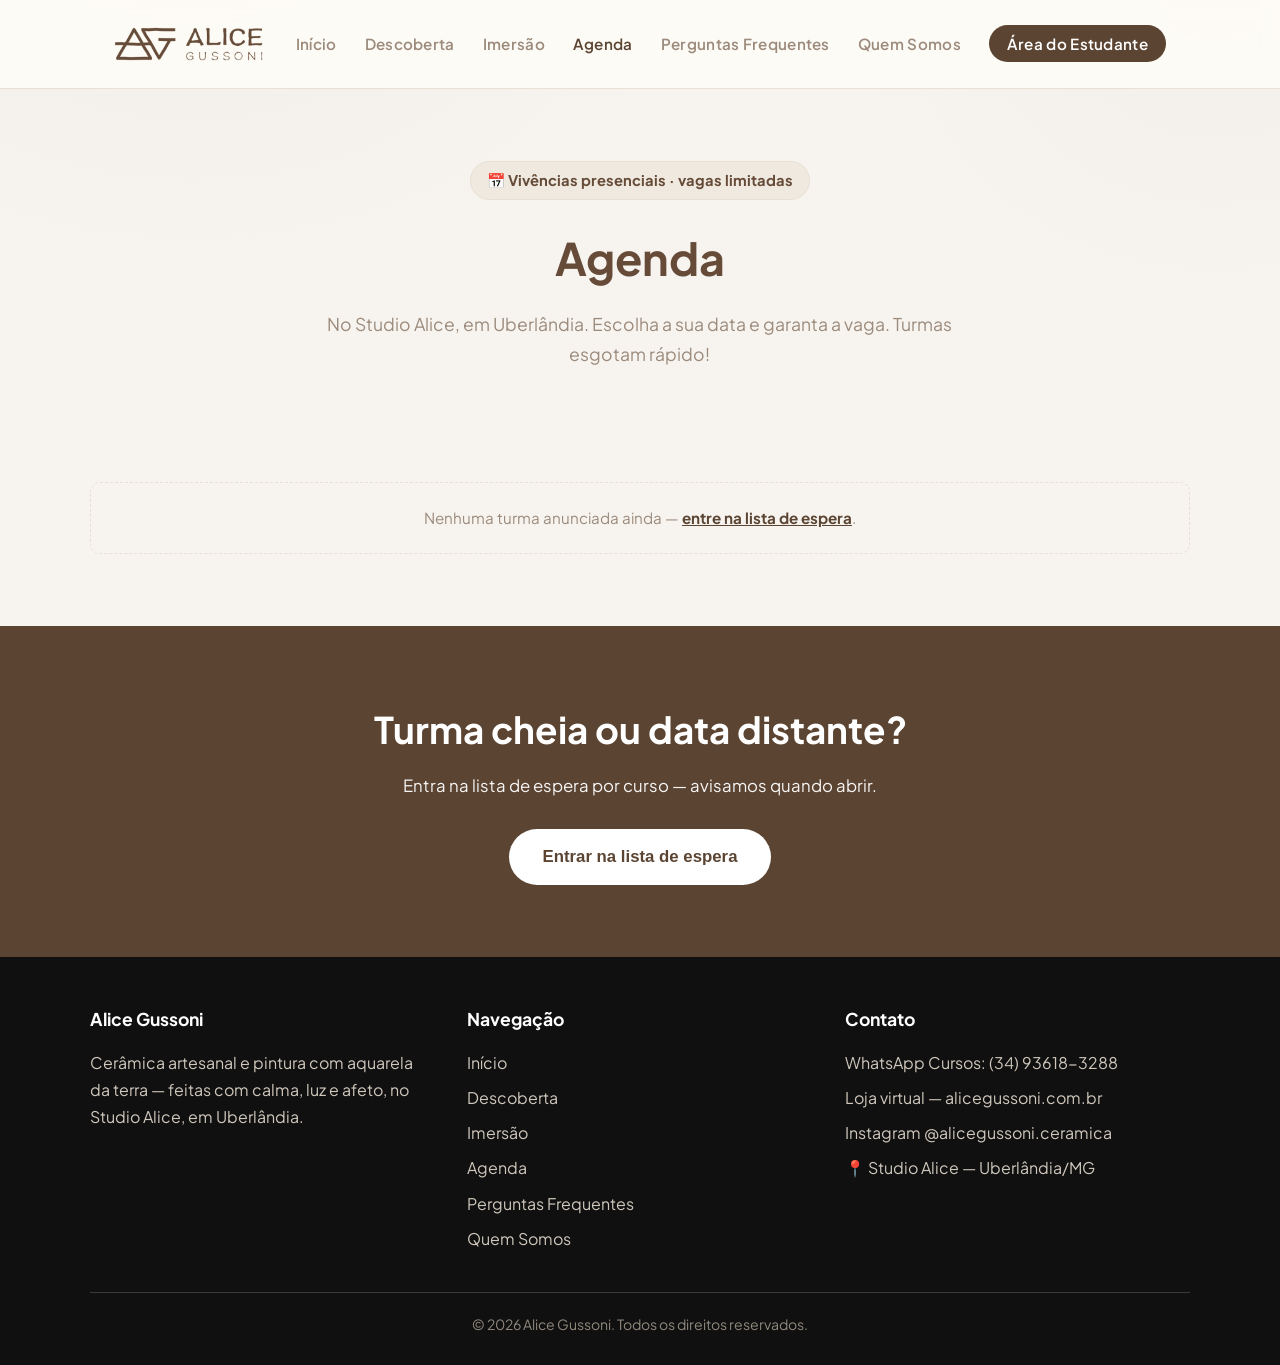
<file: agenda.html>
<!DOCTYPE html>
<html lang="pt-BR">
<head>
  <meta charset="UTF-8">
  <meta name="viewport" content="width=device-width, initial-scale=1.0">
  <title>Agenda das Vivências — Alice Gussoni | Uberlândia</title>
  <meta name="description" content="Agenda das vivências de aquarela em cerâmica do Studio Alice em Uberlândia. Descoberta e Imersão, turmas limitadas. Garanta a sua!">
  <link rel="preconnect" href="https://fonts.googleapis.com">
  <link rel="preconnect" href="https://fonts.gstatic.com" crossorigin>
  <link href="https://fonts.googleapis.com/css2?family=Plus+Jakarta+Sans:wght@400;500;600;700&display=swap" rel="stylesheet">
  <link rel="stylesheet" href="assets/css/style.min.css?v=3">
  <link rel="icon" type="image/webp" href="assets/img/logo-alice.webp">
</head>
<body>

  <header class="site-header">
    <div class="header-inner">
      <a href="index.html" class="brand">
        <img src="assets/img/logo-alice.webp" alt="Alice Gussoni — Ateliê de Cerâmica">
      </a>
      <button class="nav-toggle" aria-label="Abrir menu" aria-expanded="false">☰</button>
      <nav class="main-nav" id="mainNav">
        <ul>
          <li><a href="index.html">Início</a></li>
          <li><a href="curso-descoberta.html">Descoberta</a></li>
          <li><a href="curso-imersao.html">Imersão</a></li>
          <li><a href="agenda.html" class="active">Agenda</a></li>
          <li><a href="perguntas.html">Perguntas Frequentes</a></li>
          <li><a href="quem-somos.html">Quem Somos</a></li>
          <li><a href="aluno.html" class="nav-cta">Área do Estudante</a></li>
        </ul>
      </nav>
    </div>
  </header>

  <main>
    <section class="page-hero">
      <span class="badge">📅 Vivências presenciais · vagas limitadas</span>
      <h1>Agenda</h1>
      <p>No Studio Alice, em Uberlândia. Escolha a sua data e garanta a vaga. Turmas esgotam rápido!</p>
    </section>

    <section class="section">
      <div class="section-inner">
        <div id="agendaDinamico"></div>
      </div>
    </section>

    <section class="cta-band">
      <h2>Turma cheia ou data distante?</h2>
      <p>Entra na lista de espera por curso — avisamos quando abrir.</p>
      <button type="button" class="btn btn-primary btn-lg" data-espera-abrir>Entrar na lista de espera</button>
    </section>
  </main>

  <footer class="site-footer">
    <div class="footer-inner">
      <div class="footer-top">
        <div>
          <h4>Alice Gussoni</h4>
          <p>Cerâmica artesanal e pintura com aquarela da terra — feitas com calma, luz e afeto, no Studio Alice, em Uberlândia.</p>
        </div>
        <div>
          <h4>Navegação</h4>
          <ul>
            <li><a href="index.html">Início</a></li>
            <li><a href="curso-descoberta.html">Descoberta</a></li>
            <li><a href="curso-imersao.html">Imersão</a></li>
            <li><a href="agenda.html">Agenda</a></li>
            <li><a href="perguntas.html">Perguntas Frequentes</a></li>
            <li><a href="quem-somos.html">Quem Somos</a></li>
          </ul>
        </div>
        <div>
          <h4>Contato</h4>
          <ul>
            <li><a href="https://wa.me/5534936183288" target="_blank" rel="noopener">WhatsApp Cursos: (34) 93618-3288</a></li>
            <li><a href="https://www.alicegussoni.com.br" target="_blank" rel="noopener">Loja virtual — alicegussoni.com.br</a></li>
            <li><a href="https://www.instagram.com/alicegussoni.ceramica" target="_blank" rel="noopener">Instagram @alicegussoni.ceramica</a></li>
            <li>📍 Studio Alice — Uberlândia/MG</li>
          </ul>
        </div>
      </div>
      <div class="footer-bottom">© <span id="year"></span> Alice Gussoni. Todos os direitos reservados.</div>
    </div>
  </footer>

  <script src="assets/js/main.min.js"></script>
  <script src="assets/js/inscricao-config.js"></script>
  <script src="assets/js/espera.min.js?v=8"></script>
  <script src="assets/js/proximas.min.js?v=8"></script>
<script src="assets/js/analytics.min.js"></script>
</body>
</html>
</file>
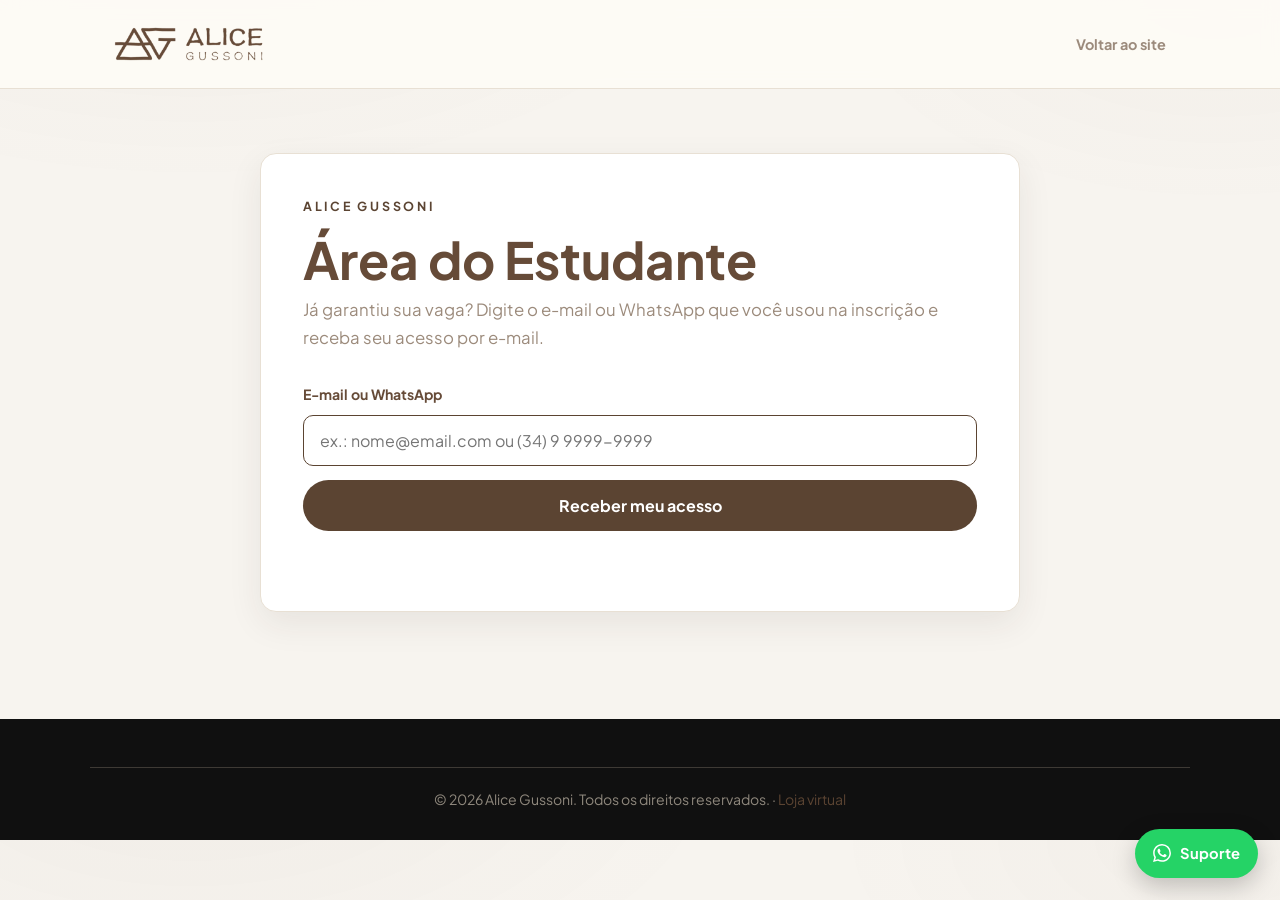
<file: aluno.html>
<!DOCTYPE html>
<html lang="pt-BR">
<head>
  <meta charset="UTF-8">
  <meta name="viewport" content="width=device-width, initial-scale=1.0">
  <title>Área do Estudante — Alice Gussoni</title>
  <link rel="preconnect" href="https://fonts.googleapis.com">
  <link rel="preconnect" href="https://fonts.gstatic.com" crossorigin>
  <link href="https://fonts.googleapis.com/css2?family=Plus+Jakarta+Sans:wght@400;500;600;700&display=swap" rel="stylesheet">
  <link rel="stylesheet" href="assets/css/style.min.css?v=1">
  <script src="assets/js/inscricao-config.js"></script>
  <style>
    .student-page { min-height: 70vh; padding: 64px 24px 80px; }
    .student-back { color: var(--text-soft); font-size: .9rem; font-weight: 700; }
    .student-back:hover { color: var(--accent); }
    .student-card { max-width: 760px; margin: 0 auto; background: var(--white); border: 1px solid var(--line); border-radius: 16px; padding: 42px; box-shadow: var(--shadow); }
    .student-card h1 { font-family: var(--serif); font-size: clamp(2.1rem, 5vw, 3.2rem); line-height: 1.1; margin: 10px 0 8px; }
    .student-card .intro { color: var(--text-soft); margin-bottom: 30px; font-size: 1.05rem; }
    .student-welcome { padding-bottom: 28px; border-bottom: 1px solid var(--line); }
    .student-status { display: inline-flex; align-items: center; gap: 8px; margin-top: 18px; padding: 8px 13px; border-radius: 999px; background: var(--accent-soft); color: var(--accent); font-size: .86rem; font-weight: 700; }
    .student-section { margin-top: 30px; }
    .student-section h2 { font-family: var(--serif); font-size: 1.5rem; margin-bottom: 14px; }
    .student-feature { display: flex; align-items: center; justify-content: space-between; gap: 20px; padding: 22px; border-radius: 12px; background: var(--accent); color: var(--white); }
    .student-feature h3 { font-family: var(--serif); font-size: 1.35rem; margin-bottom: 4px; }
    .student-feature p { color: #E9DDD0; font-size: .92rem; }
    .student-feature a { flex: 0 0 auto; background: var(--white); color: var(--accent); padding: 11px 16px; border-radius: 999px; font-weight: 700; font-size: .9rem; }
    .student-feature a:hover { background: #F3EDE3; color: var(--accent-dark); }
    .student-materials { border-top: 1px solid var(--line); }
    .student-material { display: flex; align-items: center; justify-content: space-between; gap: 18px; padding: 18px 0; border-bottom: 1px solid var(--line); }
    .student-material h3 { font-size: 1rem; margin-bottom: 3px; }
    .student-material p { color: var(--text-soft); font-size: .88rem; }
    .student-material a { color: var(--accent); font-weight: 700; white-space: nowrap; }
    .student-notice { margin-top: 30px; padding: 24px; border-radius: 12px; background: #F8F1E7; color: var(--text); white-space: pre-line; }
    .student-notice h2 { font-family: var(--serif); font-size: 1.5rem; margin-bottom: 8px; }
    .student-note-intro { color: var(--text-soft); font-size: .92rem; margin-bottom: 12px; }
    .student-error { text-align: center; color: #9B2C2C; background: #FFF0F0; padding: 18px; border-radius: var(--radius); }
    .login-label { display: block; font-size: .88rem; font-weight: 700; color: var(--text); margin: 0 0 8px; }
    .login-input { width: 100%; padding: 14px 16px; border: 1px solid var(--line); border-radius: 10px; font: 1rem var(--sans); color: var(--text); box-sizing: border-box; margin-bottom: 14px; }
    .login-input:focus { outline: none; border-color: var(--accent); }
    .login-btn { width: 100%; padding: 15px; background: var(--cta); color: #fff; border: none; border-radius: 999px; font: 700 1rem var(--sans); cursor: pointer; transition: background .15s ease; }
    .login-btn:hover { background: var(--cta-dark); }
    .login-btn:disabled { opacity: .6; cursor: default; }
    .login-msg { margin-top: 14px; padding: 12px 14px; border-radius: var(--radius); font-size: .92rem; line-height: 1.45; }
    .login-success { background: #EAF6EC; color: #2E7D32; }
    .login-warn { background: #FDF3E3; color: #8A5A00; }
    .login-error { background: #FFF0F0; color: #9B2C2C; }
    .student-copy { background: var(--accent); color: var(--white); border: none; border-radius: 999px; padding: 11px 16px; font: 700 .9rem var(--sans); cursor: pointer; white-space: nowrap; }
    .student-copy:hover { background: var(--accent-dark); }
    .student-invite { margin-top: 8px; display: flex; gap: 10px; flex-wrap: wrap; }
    .student-invite a { background: var(--accent-soft); color: var(--accent); padding: 11px 16px; border-radius: 999px; font-weight: 700; font-size: .9rem; text-decoration: none; }
    .student-invite a:hover { background: var(--accent); color: var(--white); }
    .student-credit { margin-top: 26px; padding: 22px; border-radius: 12px; background: #EAF6EC; border: 1px solid #CBE7D0; }
    .student-credit h2 { font-family: var(--serif); font-size: 1.3rem; margin-bottom: 6px; color: #2E7D32; }
    .student-credit p { color: var(--text); font-size: .95rem; }
    .student-credit .code { display: inline-block; margin: 8px 0 4px; padding: 8px 14px; border: 1px dashed #9CCC9F; border-radius: 8px; font-weight: 800; letter-spacing: .05em; color: #1B5E20; background: #fff; }
    .student-cross { margin-top: 26px; padding: 24px; border-radius: 12px; background: #FDF6EC; border: 1px solid #F0DFC2; }
    .student-cross h2 { font-family: var(--serif); font-size: 1.35rem; margin-bottom: 6px; }
    .student-cross .preco { font-weight: 800; color: var(--accent); }
    .student-cross .btn-group { margin-top: 14px; }
    .student-cancel { margin-top: 12px; color: var(--text-soft); font-size: .82rem; font-weight: 700; text-decoration: underline; cursor: pointer; background: none; border: none; font-family: var(--sans); padding: 0; }
    .student-cancel:hover { color: #C62828; }
    .student-cancel:disabled { opacity: .6; cursor: default; }
    .student-support { position: fixed; right: 22px; bottom: 22px; z-index: 60; display: inline-flex; align-items: center; gap: 9px; background: #25D366; color: #fff; padding: 12px 18px; border-radius: 999px; font-weight: 700; font-size: .92rem; box-shadow: 0 8px 24px rgba(0,0,0,.22); text-decoration: none; }
    .student-support:hover { background: #1DA851; color: #fff; }
    @media (max-width: 600px) { .student-page { padding: 40px 16px 56px; } .student-card { padding: 28px 20px; } .student-feature, .student-material { align-items: flex-start; flex-direction: column; } .student-feature a { width: 100%; text-align: center; } .student-support { right: 12px; bottom: 12px; padding: 11px 14px; font-size: .85rem; } }
  </style>
</head>
<body>
  <header class="site-header">
      <div class="header-inner">
      <a href="index.html" class="brand"><img src="assets/img/logo-alice.webp" alt="Alice Gussoni — Ateliê de Cerâmica"></a>
      <a href="index.html" class="student-back">Voltar ao site</a>
    </div>
  </header>

  <main class="student-page">
    <section class="student-card" id="studentCard">
      <span class="kicker left">Alice Gussoni</span>
      <h1>Área do Estudante</h1>
      <p class="intro">Carregando seus materiais…</p>
    </section>
  </main>

  <footer class="site-footer"><div class="footer-inner"><div class="footer-bottom">© <span id="year"></span> Alice Gussoni. Todos os direitos reservados. · <a href="https://www.alicegussoni.com.br" target="_blank" rel="noopener">Loja virtual</a></div></div></footer>

  <script>
    (function () {
      var endpoint = (typeof PDV_CONFIG !== 'undefined' && PDV_CONFIG.WEB_APP_URL) || '';
      var token = new URLSearchParams(window.location.search).get('token');
      var card = document.getElementById('studentCard');
      document.getElementById('year').textContent = new Date().getFullYear();

      var flags = null;
      var flagsFetched = false;
      function featureOn(nome) { return !flags || flags[nome] !== false; }
      function carregarFlags() {
        if (flagsFetched) return;
        flagsFetched = true;
        var cbn = 'pdvFlags' + Math.floor(Math.random() * 1e6);
        window[cbn] = function (res) { delete window[cbn]; flags = res || null; reconciliar(); };
        var s = document.createElement('script');
        s.onerror = function () { delete window[cbn]; flags = null; reconciliar(); };
        s.src = endpoint + '?acao=flags&callback=' + cbn;
        document.body.appendChild(s);
      }
      function reconciliar() {
        if (!flags) return;
        if (!featureOn('cancelamento')) {
          Array.prototype.forEach.call(card.querySelectorAll('.student-cancel, .student-credit'), function (el) {
            if (el.parentNode) el.parentNode.removeChild(el);
          });
        }
        if (!featureOn('crosssell')) {
          Array.prototype.forEach.call(card.querySelectorAll('.student-cross'), function (el) {
            if (el.parentNode) el.parentNode.removeChild(el);
          });
        }
        if (!featureOn('suporte')) {
          var sp = document.querySelector('.student-support');
          if (sp && sp.parentNode) sp.parentNode.removeChild(sp);
        }
      }

      function esc(value) {
        return String(value || '').replace(/&/g, '&amp;').replace(/</g, '&lt;').replace(/>/g, '&gt;').replace(/"/g, '&quot;');
      }

      function copiarTexto(texto, btn) {
        var ok = function () {
          var ant = btn.textContent;
          btn.textContent = 'Copiado!';
          setTimeout(function () { btn.textContent = ant; }, 1600);
        };
        function fallback() {
          var ta = document.createElement('textarea');
          ta.value = texto;
          document.body.appendChild(ta);
          ta.select();
          try { document.execCommand('copy'); ok(); } catch (e) {}
          document.body.removeChild(ta);
        }
        if (navigator.clipboard && navigator.clipboard.writeText) {
          navigator.clipboard.writeText(texto).then(ok, fallback);
        } else {
          fallback();
        }
      }

      function render(data) {
        var aluno = data.aluno;
        var temCurso = (aluno.cursos && aluno.cursos.length) || (aluno.curso);
        var html = '<div class="student-welcome"><span class="kicker left">Sua inscrição</span>' +
          '<h1>Oi, ' + esc(aluno.nome) + '!</h1>' +
          '<p class="intro">' + (temCurso
            ? (aluno.curso
              ? esc(aluno.curso) + (aluno.dataTurma ? ' · turma de ' + esc(aluno.dataTurma) : '')
              : 'Sua vaga está confirmada!')
            : 'Você não tem inscrições ativas no momento.') + '</p>' +
          (temCurso ? '<p class="student-status">✓ Vaga confirmada</p>' : '') + '</div>';

        function blocoCurso(c) {
          var grupo = c.grupo ? '<a href="' + esc(c.grupo) + '" target="_blank" rel="noopener">Entrar no grupo da turma →</a>' : '<p>O link do grupo será liberado em breve.</p>';
          var apostila = c.apostila ? '<a href="' + esc(c.apostila) + '" target="_blank" rel="noopener">Abrir apostila →</a>' : '<p>Será liberada antes da oficina.</p>';
          var certificado = c.certificado ? '<a href="' + esc(c.certificado) + '" target="_blank" rel="noopener">Baixar certificado →</a>' : '<p><strong>Em breve.</strong> Estamos preparando seu certificado — ele fica disponível aqui depois da oficina.</p>';
          var aviso = c.aviso ? '<div class="student-notice"><h2>Antes de vir</h2><p class="student-note-intro">Alguns detalhes simples para você aproveitar bem a oficina.</p>' + esc(c.aviso) + '</div>' : '';
          var cancelBtn = '';
          if (featureOn('cancelamento') && c.pedido && c.pago && !c.concluido) {
            var d = diasAte(c.dataTurma);
            if (d !== null && d >= 5) {
              cancelBtn = '<p><button type="button" class="student-cancel" data-pedido="' + esc(c.pedido) + '">Cancelar e virar crédito →</button></p>';
            } else if (d !== null && d >= 0) {
              cancelBtn = '<p class="small" style="color:var(--text-soft);margin-top:10px">Faltam menos de 5 dias para a oficina. Para cancelar, chama a gente no WhatsApp (botão de suporte).</p>';
            }
          }
          return '<section class="student-section">' +
            '<h2>Curso de ' + esc(c.curso) + (c.dataTurma ? ' · ' + esc(c.dataTurma) : '') + '</h2>' +
            '<div class="student-feature"><div><h3>Grupo da turma</h3><p>Combine os últimos detalhes e acompanhe os recados da oficina.</p></div>' + grupo + '</div>' +
            '<div class="student-materials">' +
            '<div class="student-material"><div><h3>Apostila</h3><p>Conteúdo para acompanhar e consultar depois da aula.</p></div>' + apostila + '</div>' +
            '<div class="student-material"><div><h3>Certificado</h3><p>Seu registro de participação na oficina.</p></div>' + certificado + '</div>' +
            '</div>' + aviso + cancelBtn + '</section>';
        }

        if (aluno.cursos && aluno.cursos.length) {
          html += aluno.cursos.map(blocoCurso).join('');
        } else if (aluno.curso) {
          html += blocoCurso({
            curso: aluno.curso, dataTurma: aluno.dataTurma, pedido: aluno.pedido, grupo: aluno.grupo,
            apostila: aluno.apostila, certificado: aluno.certificado, aviso: aluno.aviso
          });
        }

        var convite = aluno.codigoConvite || '';
        var credito = Number(aluno.credito || 0);
        if (convite) {
          var msgConvite = 'Eu garanti minha vaga nas vivências do Studio Alice! 🎨 Use meu código de convite e ganhe 15% de desconto: ' + convite;
          html += '<section class="student-section">' +
            '<h2>Convidar alguém e ganhar 15%</h2>' +
            '<div class="student-feature"><div><h3>Leve alguém junto</h3><p>Quem usar o seu código ganha <strong>15% de desconto</strong> na inscrição. E você ganha <strong>15% de crédito</strong> para o seu próximo curso.</p></div></div>' +
            '<div class="student-material"><div><h3>Seu código de convite</h3><p><strong>' + esc(convite) + '</strong></p></div>' +
            '<button type="button" class="student-copy" id="copyConvite">Copiar código</button></div>' +
            '<div class="student-invite">' +
            '<a href="https://wa.me/?text=' + encodeURIComponent(msgConvite) + '" target="_blank" rel="noopener">Enviar no WhatsApp →</a>' +
            '<button type="button" class="student-copy" id="copyMsg">Copiar mensagem</button>' +
            '</div>' +
            (credito > 0 ? '<div class="student-material"><div><h3>Seu crédito</h3><p>Você tem <strong>R$ ' + credito.toFixed(2) + '</strong> de crédito para o próximo curso. Use o seu código na hora de pagar no site e o desconto é aplicado.</p></div></div>' : '') +
            '</section>';
        }
        card.innerHTML = html;
        var btnCopy = document.getElementById('copyConvite');
        if (btnCopy) btnCopy.addEventListener('click', function () { copiarTexto(convite, btnCopy); });
        var btnMsg = document.getElementById('copyMsg');
        if (btnMsg) btnMsg.addEventListener('click', function () { copiarTexto(msgConvite, btnMsg); });
        montarExtras(aluno);
      }

      function norm(s) {
        return String(s || '').trim().toLowerCase()
          .replace(/[àáâãä]/g, 'a').replace(/[éèêë]/g, 'e').replace(/[íìîï]/g, 'i')
          .replace(/[óòôõö]/g, 'o').replace(/[úùûü]/g, 'u').replace(/ç/g, 'c');
      }
      function diasAte(dataTurma) {
        try {
          var p = String(dataTurma || '').split('/');
          var dt = new Date(Number(p[2]), Number(p[1]) - 1, Number(p[0]));
          return (dt.getTime() - Date.now()) / (24 * 60 * 60 * 1000);
        } catch (e) { return null; }
      }

      function montarExtras(aluno) {
        if (featureOn('cancelamento') && aluno.creditoCodigo && Number(aluno.creditoValor || 0) > 0) {
          var blk = document.createElement('div');
          blk.className = 'student-credit';
          blk.innerHTML = '<h2>💛 Seu crédito</h2>' +
            '<p>Você tem <strong>R$ ' + Number(aluno.creditoValor).toFixed(2) + '</strong> de crédito. Use o código abaixo no checkout de qualquer próxima turma:</p>' +
            '<p class="code">' + esc(aluno.creditoCodigo) + '</p>' +
            '<div class="student-invite"><button type="button" class="student-copy" id="copyCredito">Copiar código</button></div>';
          card.appendChild(blk);
          var b = document.getElementById('copyCredito');
          if (b) b.addEventListener('click', function () { copiarTexto(aluno.creditoCodigo, b); });
        }

        if (featureOn('cancelamento')) {
          Array.prototype.forEach.call(card.querySelectorAll('.student-cancel'), function (btn) {
            btn.addEventListener('click', function () { cancelarPedido(btn.getAttribute('data-pedido'), btn); });
          });
        }

        if (featureOn('crosssell')) carregarTurmas(aluno);
        if (featureOn('loja')) mostrarLoja();
      }

      function mostrarLoja() {
        var url = (typeof PDV_CONFIG !== 'undefined' && PDV_CONFIG.LOJA_URL) || 'https://www.alicegussoni.com.br';
        var blk = document.createElement('div');
        blk.className = 'student-cross';
        blk.innerHTML = '<h2>Suas cores, direto do ateliê</h2>' +
          '<p>As Aquarelas da Terra, os Gizes e as peças que você viu na oficina estão na loja virtual da Alice. Continue pintando em casa.</p>' +
          '<div class="btn-group"><a class="btn btn-primary" href="' + esc(url) + '" target="_blank" rel="noopener">Conhecer a loja virtual →</a></div>';
        card.appendChild(blk);
      }

      function carregarTurmas(aluno) {
        var cb = 'pdvTurmas' + Math.floor(Math.random() * 1e6);
        window[cb] = function (res) {
          delete window[cb];
          if (Array.isArray(res)) crossSell(aluno, res);
        };
        var s = document.createElement('script');
        s.onerror = function () { delete window[cb]; };
        s.src = endpoint + '?acao=turmas&callback=' + cb;
        document.body.appendChild(s);
      }

      function crossSell(aluno, turmas) {
        var inscritos = {};
        (aluno.cursos || []).forEach(function (c) { inscritos[norm(c.curso)] = true; });
        if (aluno.curso) inscritos[norm(aluno.curso)] = true;
        if (inscritos['descoberta'] && inscritos['imersao']) return;
        var alvo = inscritos['descoberta'] ? 'Imersão' : 'Descoberta';
        var t = null;
        for (var i = 0; i < turmas.length; i++) {
          if (norm(turmas[i].curso) !== norm(alvo)) continue;
          var d = diasAte(turmas[i].dataTurma);
          if (d === null || d < 0) continue;
          if (Number(turmas[i].restantes) > 0) { t = turmas[i]; break; }
        }
        if (!t) return;
        var preco = alvo === 'Imersão' ? 600 : 350;
        var creditoTotal = Number(aluno.creditoValor || 0);
        var creditoConvite = Number(aluno.credito || 0);
        var emoji = '🎨';
        var btnCheckout = 'checkout.html?curso=' + encodeURIComponent(alvo) + '&data=' + encodeURIComponent(t.dataTurma);
        var htmlBlk = '<h2>' + emoji + ' ' + alvo + ' ainda tem vaga</h2>' +
          '<p>' + esc(t.dataTurma) + ' · <span class="preco">R$ ' + preco.toFixed(2) + '</span> por pessoa.</p>';
        if (creditoTotal >= preco) {
          htmlBlk += '<p style="color:#1B5E20;font-weight:700">Com seu crédito de R$ ' + creditoTotal.toFixed(2) + ', essa vaga sai de graça pra você.</p>';
        } else if (creditoTotal > 0) {
          htmlBlk += '<p style="color:#1B5E20;font-weight:700">Seu crédito de R$ ' + creditoTotal.toFixed(2) + ' é aplicado na hora de pagar.</p>';
        } else if (creditoConvite > 0) {
          htmlBlk += '<p style="color:#1B5E20;font-weight:700">Seu crédito de convite de R$ ' + creditoConvite.toFixed(2) + ' é aplicado na hora de pagar.</p>';
        }
        htmlBlk += '<div class="btn-group mt-1">' +
          '<a class="btn btn-primary" href="' + esc(btnCheckout) + '">Garantir vaga na ' + alvo + ' →</a>' +
          '<a class="btn btn-outline" href="' + (alvo === 'Imersão' ? 'curso-imersao.html' : 'curso-descoberta.html') + '?data=' + encodeURIComponent(t.dataTurma) + '">Ver curso →</a>' +
          '</div>';
        var blk2 = document.createElement('div');
        blk2.className = 'student-cross';
        blk2.innerHTML = htmlBlk;
        card.appendChild(blk2);
      }

      function cancelarPedido(pedido, btn) {
        if (!confirm('Cancelar sua inscrição e transformar em crédito? A vaga abre para outra pessoa e você ganha crédito para usar em qualquer próxima turma. Seu crédito não expira.')) return;
        btn.disabled = true;
        btn.textContent = 'Cancelando…';
        var cb = 'pdvCancelar' + Date.now();
        window[cb] = function (data) {
          delete window[cb];
          btn.disabled = false;
          if (data && data.ok) {
            carregar(0);
          } else {
            btn.textContent = 'Cancelar e virar crédito →';
            alert((data && data.erro) || 'Não foi possível cancelar agora. Tente de novo ou chama a gente no WhatsApp.');
          }
        };
        var s = document.createElement('script');
        s.onerror = function () {
          delete window[cb];
          btn.disabled = false;
          btn.textContent = 'Cancelar e virar crédito →';
          alert('Verifique sua conexão e tente novamente.');
        };
        s.src = endpoint + '?acao=cancelarpedido&token=' + encodeURIComponent(token) + '&pedido=' + encodeURIComponent(pedido) + '&callback=' + cb;
        document.body.appendChild(s);
      }

      function renderLogin(msg) {
        card.innerHTML = '<span class="kicker left">Alice Gussoni</span>' +
          '<h1>Área do Estudante</h1>' +
          '<p class="intro">Já garantiu sua vaga? Digite o e-mail ou WhatsApp que você usou na inscrição e receba seu acesso por e-mail.</p>' +
          '<label class="login-label" for="loginInput">E-mail ou WhatsApp</label>' +
          '<input class="login-input" type="text" id="loginInput" placeholder="ex.: nome@email.com ou (34) 9 9999-9999" autocomplete="off">' +
          '<button class="login-btn" id="loginBtn" type="button">Receber meu acesso</button>' +
          '<p class="login-msg" id="loginMsg">' + (msg || '') + '</p>';
        document.getElementById('loginBtn').addEventListener('click', enviarAcesso);
        document.getElementById('loginInput').addEventListener('keydown', function (e) { if (e.key === 'Enter') enviarAcesso(); });
        document.getElementById('loginInput').focus();
      }

      function enviarAcesso() {
        var input = document.getElementById('loginInput');
        var msg = document.getElementById('loginMsg');
        var btn = document.getElementById('loginBtn');
        var contato = input.value.trim();
        if (!contato) {
          msg.className = 'login-msg login-error';
          msg.textContent = 'Digite seu e-mail ou WhatsApp.';
          return;
        }
        btn.disabled = true;
        btn.textContent = 'Enviando…';
        msg.className = 'login-msg';
        msg.textContent = 'Aguarde um instante…';

        var callback = 'pdvLoginCallback';
        window[callback] = function (data) {
          delete window[callback];
          btn.disabled = false;
          btn.textContent = 'Receber meu acesso';
          if (data.ok) {
            msg.className = 'login-msg login-success';
            msg.textContent = data.msg || 'Enviamos o acesso para o seu e-mail. Confira também a caixa de spam.';
          } else if (data.naoEncontrado) {
            msg.className = 'login-msg login-warn';
            msg.textContent = data.erro || 'Não encontramos sua inscrição. Chama a gente no WhatsApp que a gente resolve!';
          } else {
            msg.className = 'login-msg login-error';
            msg.textContent = data.erro || 'Não foi possível enviar agora. Tente novamente em instantes.';
          }
        };
        var script = document.createElement('script');
        script.onerror = function () {
          delete window[callback];
          btn.disabled = false;
          btn.textContent = 'Receber meu acesso';
          msg.className = 'login-msg login-error';
          msg.textContent = 'Verifique sua conexão e tente novamente.';
        };
        script.src = endpoint + '?acao=reenviar&contato=' + encodeURIComponent(contato) + '&callback=' + callback;
        document.body.appendChild(script);
      }

       if (!token) { renderLogin(); carregarFlags(); return; }
      function carregar(tentativa) {
        var callback = 'pdvAlunoCallback' + tentativa;
        window[callback] = function (data) {
          delete window[callback];
          if (data.ok) { render(data); return; }
          if (tentativa < 2) {
            setTimeout(function () { carregar(tentativa + 1); }, 1500);
            return;
          }
          if (data && data.erro && (String(data.erro).indexOf('inválido') !== -1 || String(data.erro).indexOf('expirado') !== -1)) {
            renderLogin();
            return;
          }
          card.innerHTML = '<h1>Não foi possível abrir</h1><p class="student-error">' + esc(data.erro || 'Não foi possível abrir sua área.') + '</p>';
        };
        var script = document.createElement('script');
        script.onerror = function () {
          delete window[callback];
          if (tentativa < 2) setTimeout(function () { carregar(tentativa + 1); }, 1500);
          else card.innerHTML = '<h1>Não foi possível abrir</h1><p class="student-error">Verifique sua conexão e tente novamente.</p>';
        };
        script.src = endpoint + '?acao=aluno&token=' + encodeURIComponent(token) + '&callback=' + callback;
        document.body.appendChild(script);
      }
      carregar(0);
      carregarFlags();
    })();
  </script>
  <script>
    (function () {
      var API = (typeof PDV_CONFIG !== 'undefined' && PDV_CONFIG.WEB_APP_URL) || '';
      var cbn = 'pdvSup' + Math.floor(Math.random() * 1e6);
      window[cbn] = function (res) { delete window[cbn]; if (res && res.suporte === false) return; montar(); };
      var s = document.createElement('script');
      s.onerror = function () { delete window[cbn]; montar(); };
      s.src = API + '?acao=flags&callback=' + cbn;
      document.body.appendChild(s);
      function montar() {
        var msg = 'Oi! Sou aluno do Studio Alice e preciso de ajuda na Área do Estudante.';
        var a = document.createElement('a');
        a.className = 'student-support';
        a.href = 'https://wa.me/' + ((typeof PDV_CONFIG !== 'undefined' && PDV_CONFIG.WHATSAPP) || '') + '?text=' + encodeURIComponent(msg);
        a.target = '_blank';
        a.rel = 'noopener';
        a.setAttribute('aria-label', 'Falar com suporte no WhatsApp');
        a.innerHTML = '<svg width="18" height="18" viewBox="0 0 24 24" fill="currentColor" aria-hidden="true"><path d="M17.472 14.382c-.297-.149-1.758-.867-2.03-.967-.273-.099-.471-.148-.67.15-.197.297-.767.966-.94 1.164-.173.199-.347.223-.644.075-.297-.15-1.255-.463-2.39-1.475-.883-.788-1.48-1.761-1.653-2.059-.173-.297-.018-.458.13-.606.134-.133.297-.347.446-.52.149-.174.198-.298.298-.497.099-.198.05-.371-.025-.52-.075-.149-.669-1.612-.916-2.207-.242-.579-.487-.5-.669-.51-.173-.008-.371-.01-.57-.01-.198 0-.52.074-.792.372-.272.297-1.04 1.016-1.04 2.479 0 1.462 1.065 2.875 1.213 3.074.149.198 2.096 3.2 5.077 4.487.709.306 1.262.489 1.694.625.712.227 1.36.195 1.871.118.571-.085 1.758-.719 2.006-1.413.248-.694.248-1.289.173-1.413-.074-.124-.272-.198-.57-.347m-5.421 7.403h-.004a9.87 9.87 0 01-5.031-1.378l-.361-.214-3.741.982.998-3.648-.235-.374a9.86 9.86 0 01-1.51-5.26c.001-5.45 4.436-9.884 9.888-9.884 2.64 0 5.122 1.03 6.988 2.898a9.825 9.825 0 012.893 6.994c-.003 5.45-4.437 9.884-9.885 9.884m8.413-18.297A11.815 11.815 0 0012.05 0C5.495 0 .16 5.335.157 11.892c0 2.096.547 4.142 1.588 5.945L.057 24l6.305-1.654a11.882 11.882 0 005.683 1.448h.005c6.554 0 11.89-5.335 11.893-11.893a11.821 11.821 0 00-3.48-8.413z"/></svg> Suporte';
        document.body.appendChild(a);
      }
    })();
  </script>
<script src="assets/js/analytics.min.js"></script>
</body>
</html>
</file>
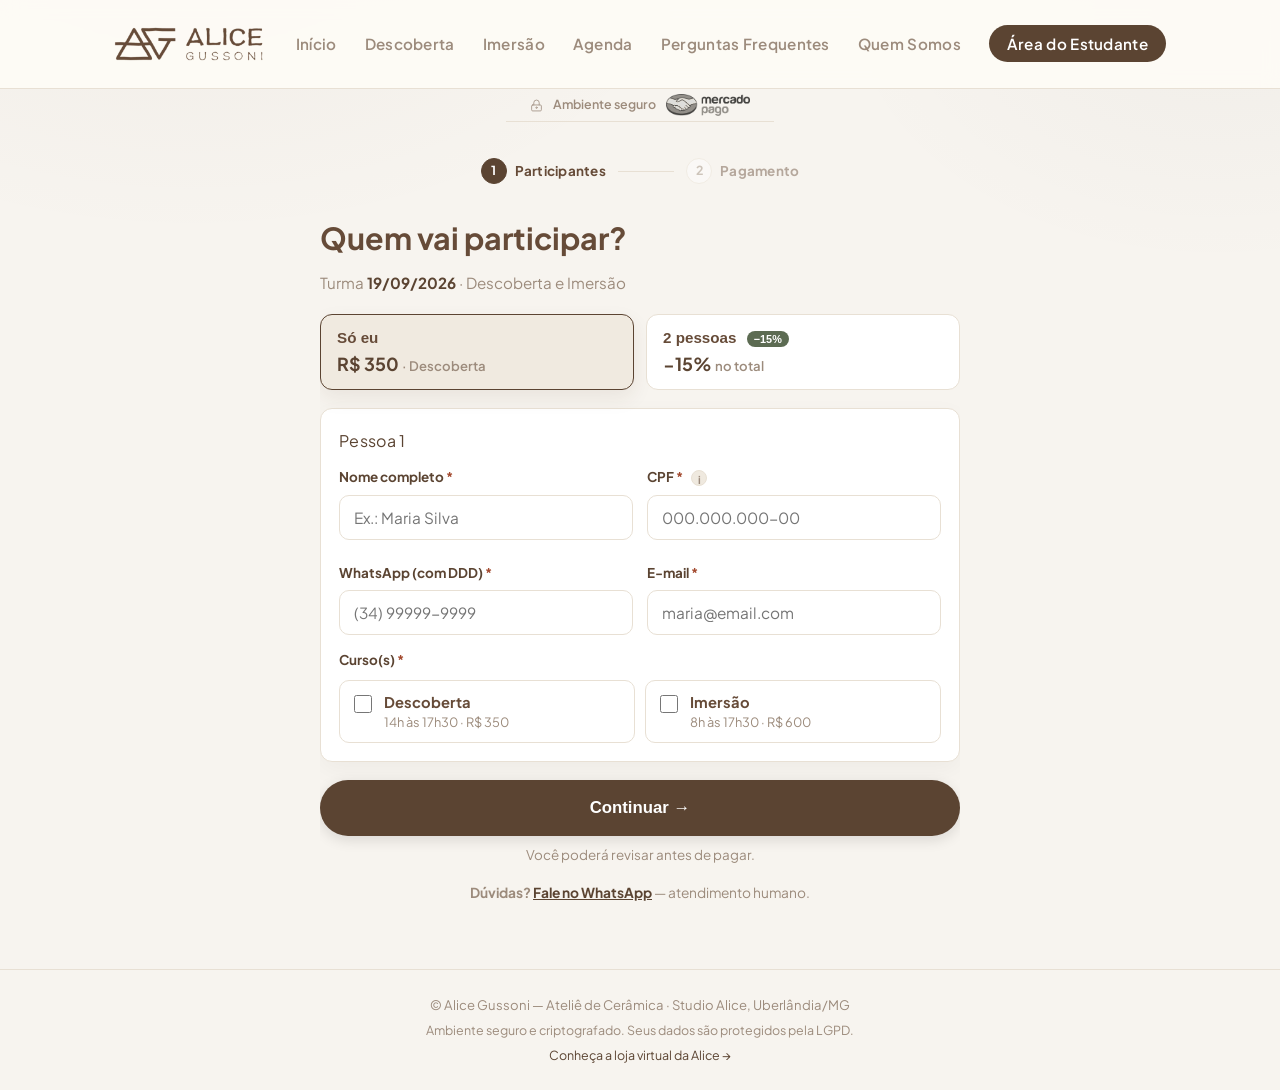
<file: checkout.html>
<!DOCTYPE html>
<html lang="pt-BR">
<head>
  <meta charset="UTF-8">
  <meta name="viewport" content="width=device-width, initial-scale=1.0">
  <title>Checkout — Alice Gussoni</title>
  <meta name="description" content="Finalize sua inscrição nas vivências de aquarela em cerâmica. Pagamento seguro via Mercado Pago.">
  <link rel="preconnect" href="https://fonts.googleapis.com">
  <link rel="preconnect" href="https://fonts.gstatic.com" crossorigin>
  <link href="https://fonts.googleapis.com/css2?family=Plus+Jakarta+Sans:wght@400;500;600;700&display=swap" rel="stylesheet">
  <link rel="stylesheet" href="assets/css/style.min.css?v=1">
  <link rel="stylesheet" href="assets/css/checkout.min.css?v=2">
  <link rel="icon" type="image/webp" href="assets/img/logo-alice.webp">
</head>
<body class="checkout-body">
  <header class="site-header">
    <div class="header-inner">
      <a href="index.html" class="brand">
        <img src="assets/img/logo-alice.webp" alt="Alice Gussoni — Ateliê de Cerâmica">
      </a>
      <button class="nav-toggle" aria-label="Abrir menu" aria-expanded="false">☰</button>
      <nav class="main-nav" id="mainNav">
        <ul>
          <li><a href="index.html">Início</a></li>
          <li><a href="curso-descoberta.html">Descoberta</a></li>
          <li><a href="curso-imersao.html">Imersão</a></li>
          <li><a href="agenda.html">Agenda</a></li>
          <li><a href="perguntas.html">Perguntas Frequentes</a></li>
          <li><a href="quem-somos.html">Quem Somos</a></li>
          <li><a href="aluno.html" class="nav-cta">Área do Estudante</a></li>
        </ul>
      </nav>
    </div>
  </header>
  <div class="checkout-secure-bar" aria-label="Ambiente seguro">
    <svg width="13" height="13" viewBox="0 0 24 24" fill="none" stroke="currentColor" stroke-width="1.6" stroke-linecap="round" stroke-linejoin="round" aria-hidden="true"><rect x="3" y="11" width="18" height="11" rx="2"/><path d="M7 11V7a5 5 0 0 1 10 0v4"/><circle cx="12" cy="16" r="1.3"/></svg>
    <span>Ambiente seguro</span>
    <img class="checkout-secure-bar-mp" src="assets/img/mercadopago-logo.png" alt="Pagamento processado por Mercado Pago" title="Pagamento processado por Mercado Pago" width="84" height="22">
  </div>

  <main class="checkout-wrap">
    <div class="checkout-progress" aria-label="Progresso">
      <div class="ck-step is-active" data-step="1"><span class="ck-step-n">1</span><span class="ck-step-label">Participantes</span></div>
      <div class="ck-step-line"></div>
      <div class="ck-step" data-step="2"><span class="ck-step-n">2</span><span class="ck-step-label">Pagamento</span></div>
    </div>

    <div class="checkout-grid">
      <!-- COLUNA PRINCIPAL -->
      <div class="checkout-main">
        <form id="checkoutForm" novalidate>
          <!-- ETAPA 1 -->
          <section id="ckStep1" class="ck-panel is-active">
            <div class="ck-panel-head">
              <h1>Quem vai participar?</h1>
              <p class="ck-panel-sub" id="ckTurmaInfo">Turma <strong id="ckTurmaData">—</strong> · <span id="ckTurmaCurso">—</span></p>
              <div id="ckVagasInfo" class="ck-panel-sub" style="margin-top:6px;font-size:.85rem"></div>
            </div>

            <div class="ck-qtd">
              <button type="button" class="ck-qtd-btn is-active" data-qtd="1" onclick="Checkout.setQtd(1)">
                <span class="ck-qtd-title">Só eu</span>
                <span class="ck-qtd-price">R$ 350 <small>· Descoberta</small></span>
              </button>
              <button type="button" class="ck-qtd-btn" data-qtd="2" onclick="Checkout.setQtd(2)">
                <span class="ck-qtd-title">2 pessoas <span class="ck-badge-off">−15%</span></span>
                <span class="ck-qtd-price">−15% <small>no total</small></span>
              </button>
            </div>

            <div id="ckPessoas"></div>

            <!-- resumo inline mobile (visível sem scroll) -->
            <div class="ck-inline-resumo" id="ckInlineResumo"></div>

            <div class="ck-actions">
              <button type="button" class="btn btn-primary btn-lg" id="ckBtnContinuar" style="width:100%" onclick="Checkout.goStep(2)">Continuar →</button>
              <p class="ck-hint">Você poderá revisar antes de pagar.</p>
            </div>
          </section>

          <!-- ETAPA 2 -->
          <section id="ckStep2" class="ck-panel">
            <div class="ck-panel-head">
              <h2>Pagamento</h2>
              <p class="ck-panel-sub">Escolha como pagar e revise seu pedido.</p>
            </div>

            <div class="ck-field ck-field--code">
              <button type="button" class="ck-code-toggle" id="ckCodigoToggle" onclick="Checkout.toggleCodigo()">Tem código de desconto? Clique aqui</button>
              <div id="ckCodigoWrap" hidden>
                <label for="ckCodigo" class="ck-label--small">Código</label>
                <div class="ck-code-row">
                  <input type="text" id="ckCodigo" placeholder="Ex.: CONV-ABC12345" autocomplete="off" spellcheck="false">
                  <span class="ck-code-hint" id="ckCodigoHint"></span>
                </div>
              </div>
            </div>

            <div class="ck-field">
              <span class="ck-label">Como quer pagar?</span>
              <div id="ckPagamentos" class="ck-radios"></div>
            </div>

            <div class="ck-trust">
              <div class="ck-trust-row">
                <span class="ck-trust-ico" aria-hidden="true"><svg width="16" height="16" viewBox="0 0 24 24" fill="none" stroke="currentColor" stroke-width="1.6" stroke-linecap="round" stroke-linejoin="round"><rect x="3" y="11" width="18" height="11" rx="2"/><path d="M7 11V7a5 5 0 0 1 10 0v4"/></svg></span>
                <span><strong>Pagamento criptografado.</strong> Seus dados de cartão não ficam com a gente.</span>
              </div>
              <div class="ck-trust-row">
                <span class="ck-trust-ico" aria-hidden="true"><svg width="16" height="16" viewBox="0 0 24 24" fill="none" stroke="currentColor" stroke-width="1.6" stroke-linecap="round" stroke-linejoin="round"><path d="M4 4h16v16H4z"/><path d="M4 8l8 6 8-6"/></svg></span>
                <span><strong>Confirmação imediata</strong> por e-mail.</span>
              </div>
              <div class="ck-trust-row">
                <span class="ck-trust-ico" aria-hidden="true"><svg width="16" height="16" viewBox="0 0 24 24" fill="none" stroke="currentColor" stroke-width="1.6" stroke-linecap="round" stroke-linejoin="round"><circle cx="12" cy="8" r="5"/><path d="M8.5 12.5l2.5 2.5 4.5-4.5"/><path d="M9 16h6"/></svg></span>
                <span><strong>Certificado de participação,</strong> válido após a oficina.</span>
              </div>
            </div>

            <div class="ck-field ck-consent">
              <label class="ck-check">
                <input type="checkbox" id="ckConsent">
                <span>Quero receber novidades sobre próximas turmas por e-mail/WhatsApp.</span>
              </label>
              <p class="ck-legal">
                Seus dados são usados só para esta compra (execução de contrato, emissão de recibo e certificado — <a href="perguntas.html" target="_blank">saiba mais</a>). Ao continuar você concorda com os termos.
              </p>
            </div>

            <p class="ck-erro" id="ckErro" hidden></p>

            <div class="ck-actions ck-actions--pay">
              <button type="button" class="btn btn-primary btn-lg" id="ckBtnPagar" style="width:100%" onclick="Checkout.enviar()">Pagar agora</button>
              <button type="button" class="btn btn-outline" style="width:100%" onclick="Checkout.goStep(1)">← Voltar</button>
            </div>
          </section>
        </form>

        <!-- ESTADOS PÓS-PAGAMENTO (substituem o form) -->
        <div id="ckSuccess" class="ck-success" hidden></div>
      </div>

      <!-- compat: resumo legado oculto (mantido para JS) -->
      <div id="ckResumo" hidden aria-hidden="true"></div>
    </div>
    <p class="ck-help-inline"><strong>Dúvidas?</strong> <a href="https://wa.me/5534936183288" target="_blank" rel="noopener">Fale no WhatsApp</a> — atendimento humano.</p>
  </main>

  <footer class="checkout-footer">
    <p>© Alice Gussoni — Ateliê de Cerâmica · Studio Alice, Uberlândia/MG</p>
    <p class="checkout-footer-sub">Ambiente seguro e criptografado. Seus dados são protegidos pela LGPD.</p>
    <p class="checkout-footer-sub"><a href="https://www.alicegussoni.com.br" target="_blank" rel="noopener">Conheça a loja virtual da Alice →</a></p>
  </footer>

  <script src="assets/js/main.min.js"></script>
  <script src="assets/js/inscricao-config.js"></script>
  <script src="assets/js/checkout.min.js?v=9"></script>
<script src="assets/js/analytics.min.js"></script>
</body>
</html>
</file>
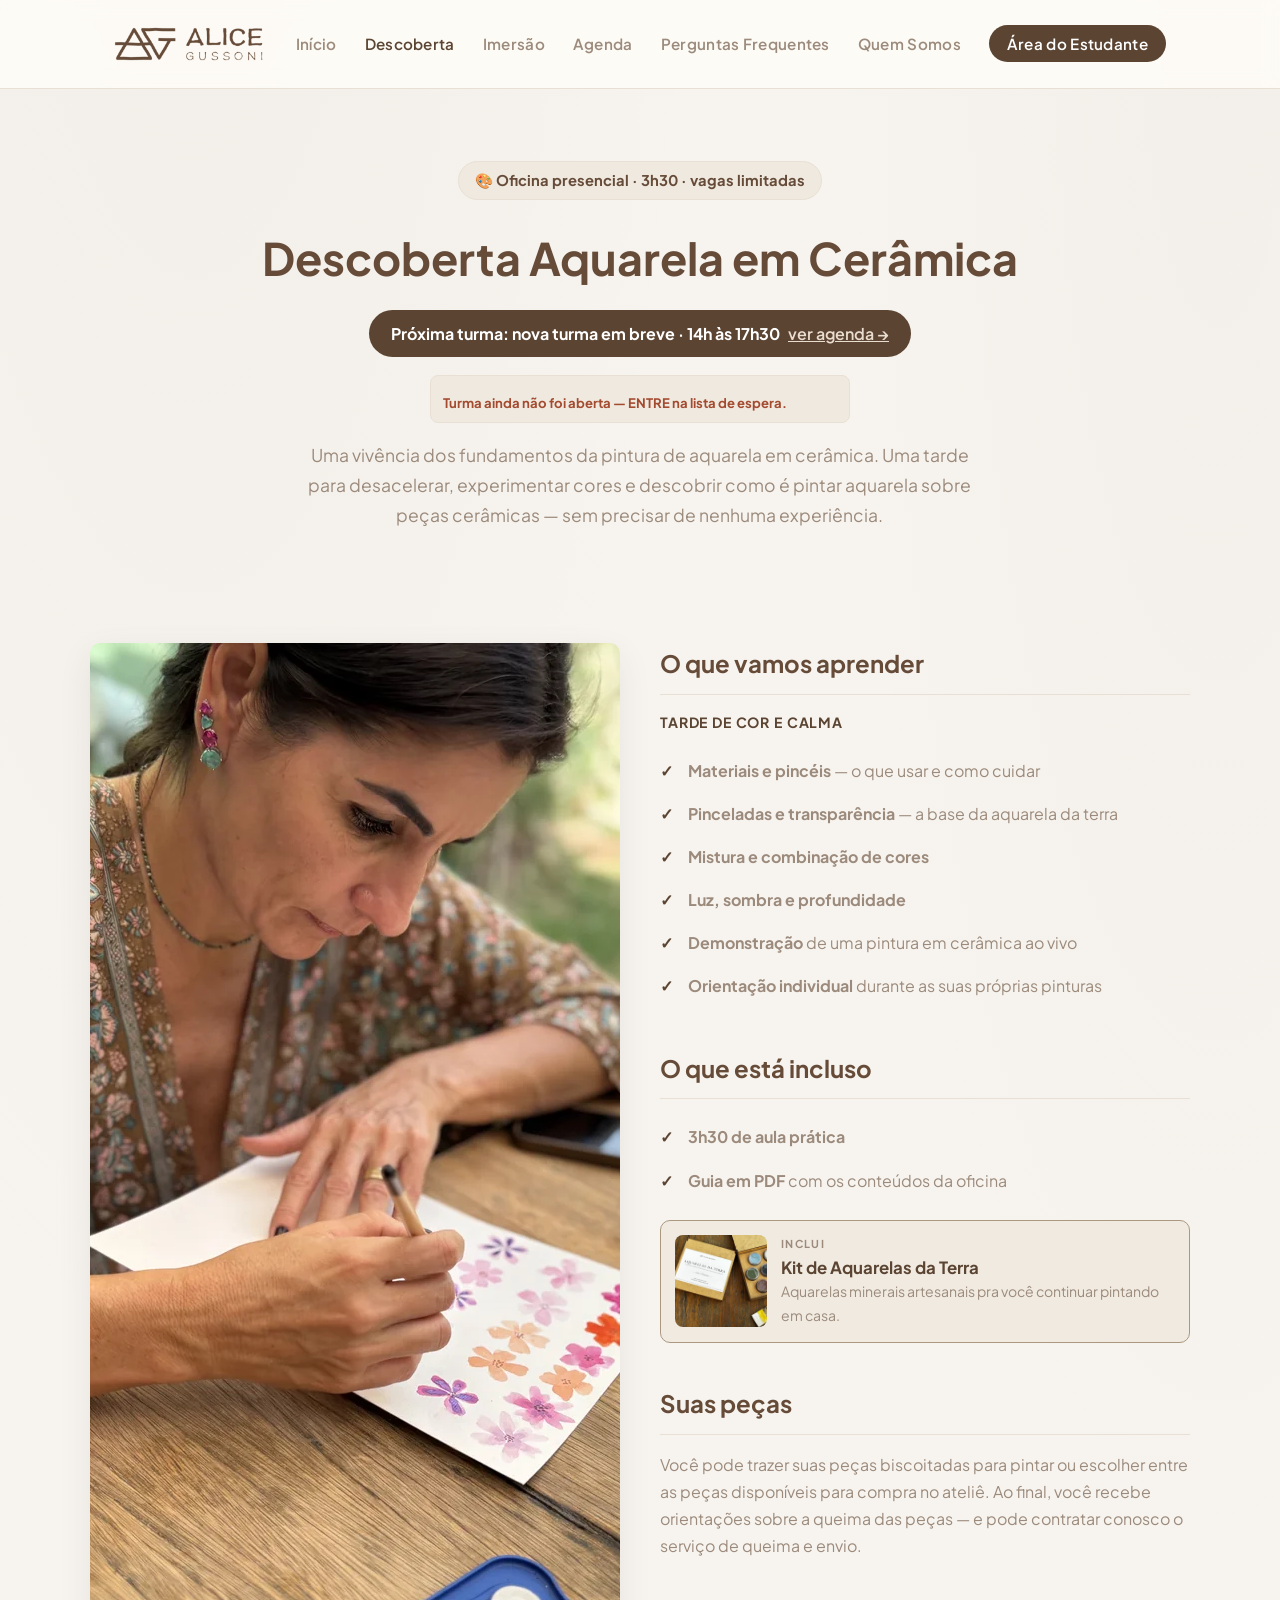
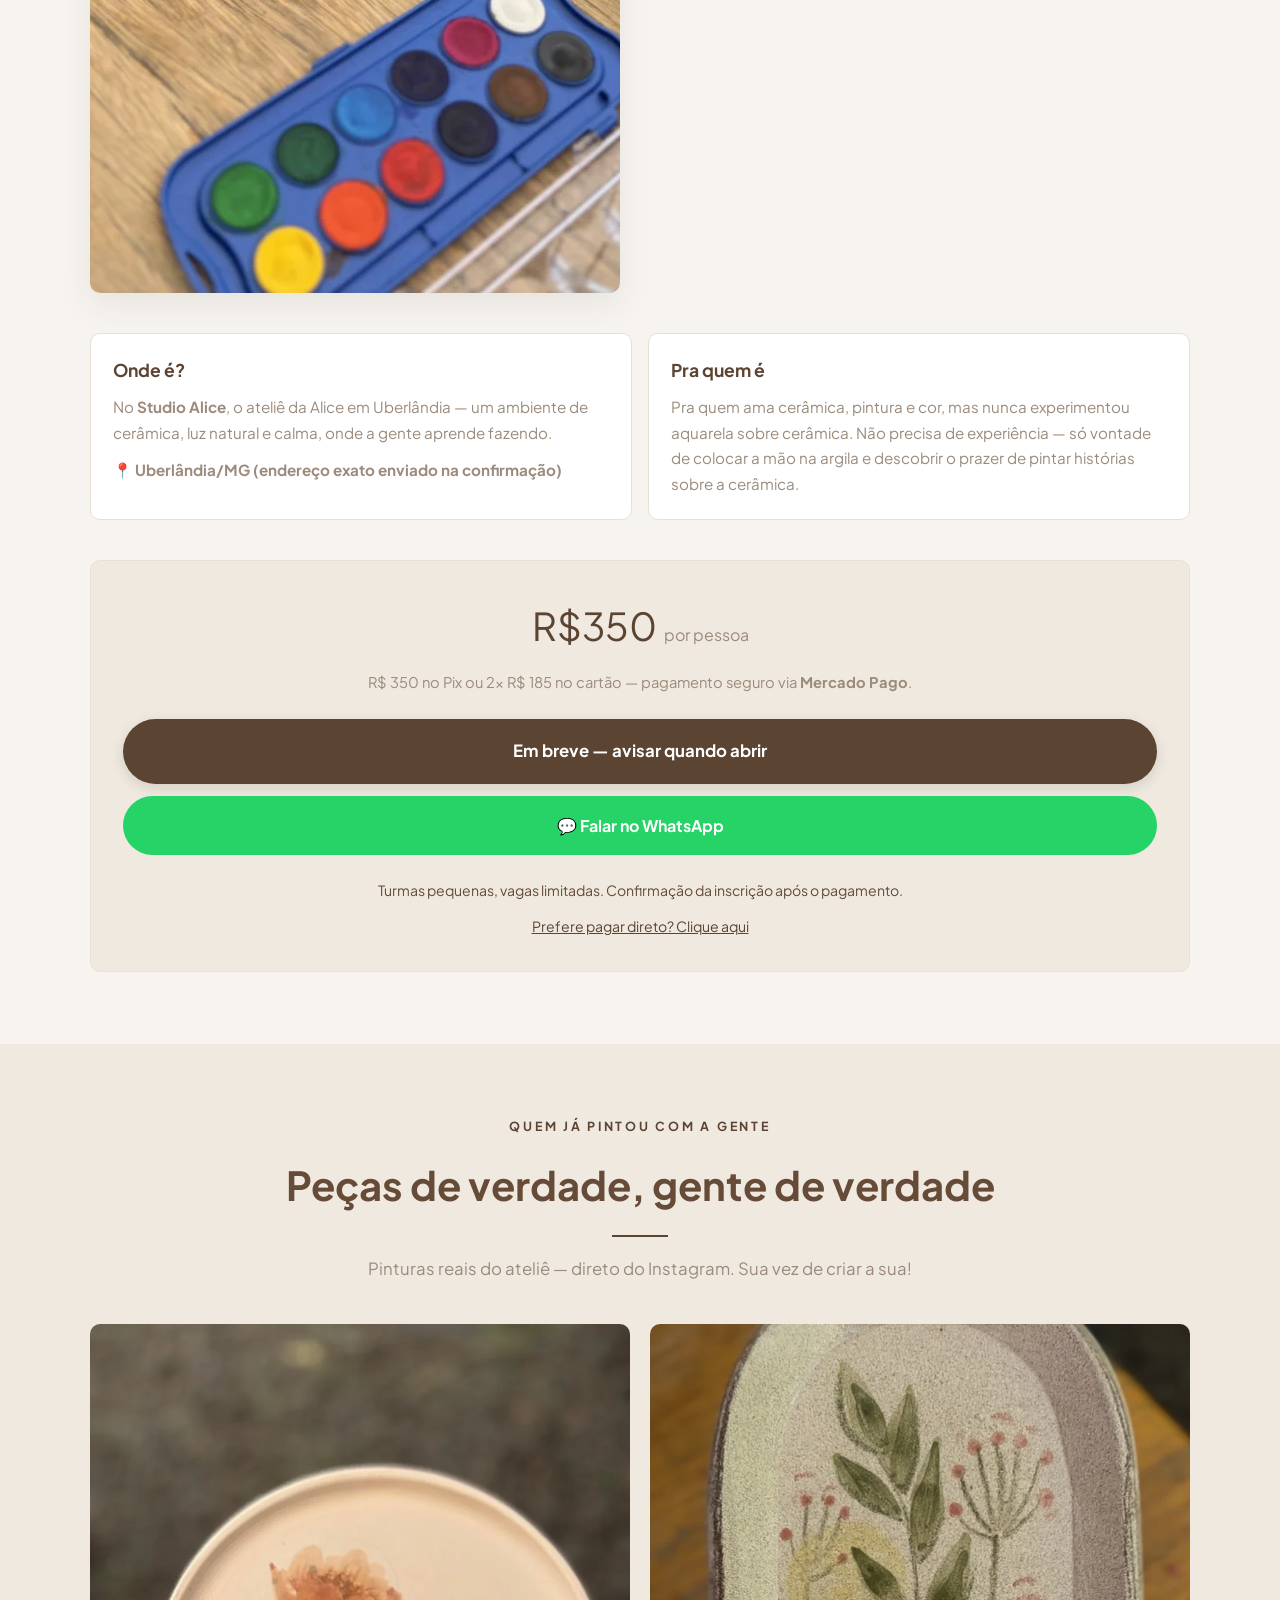
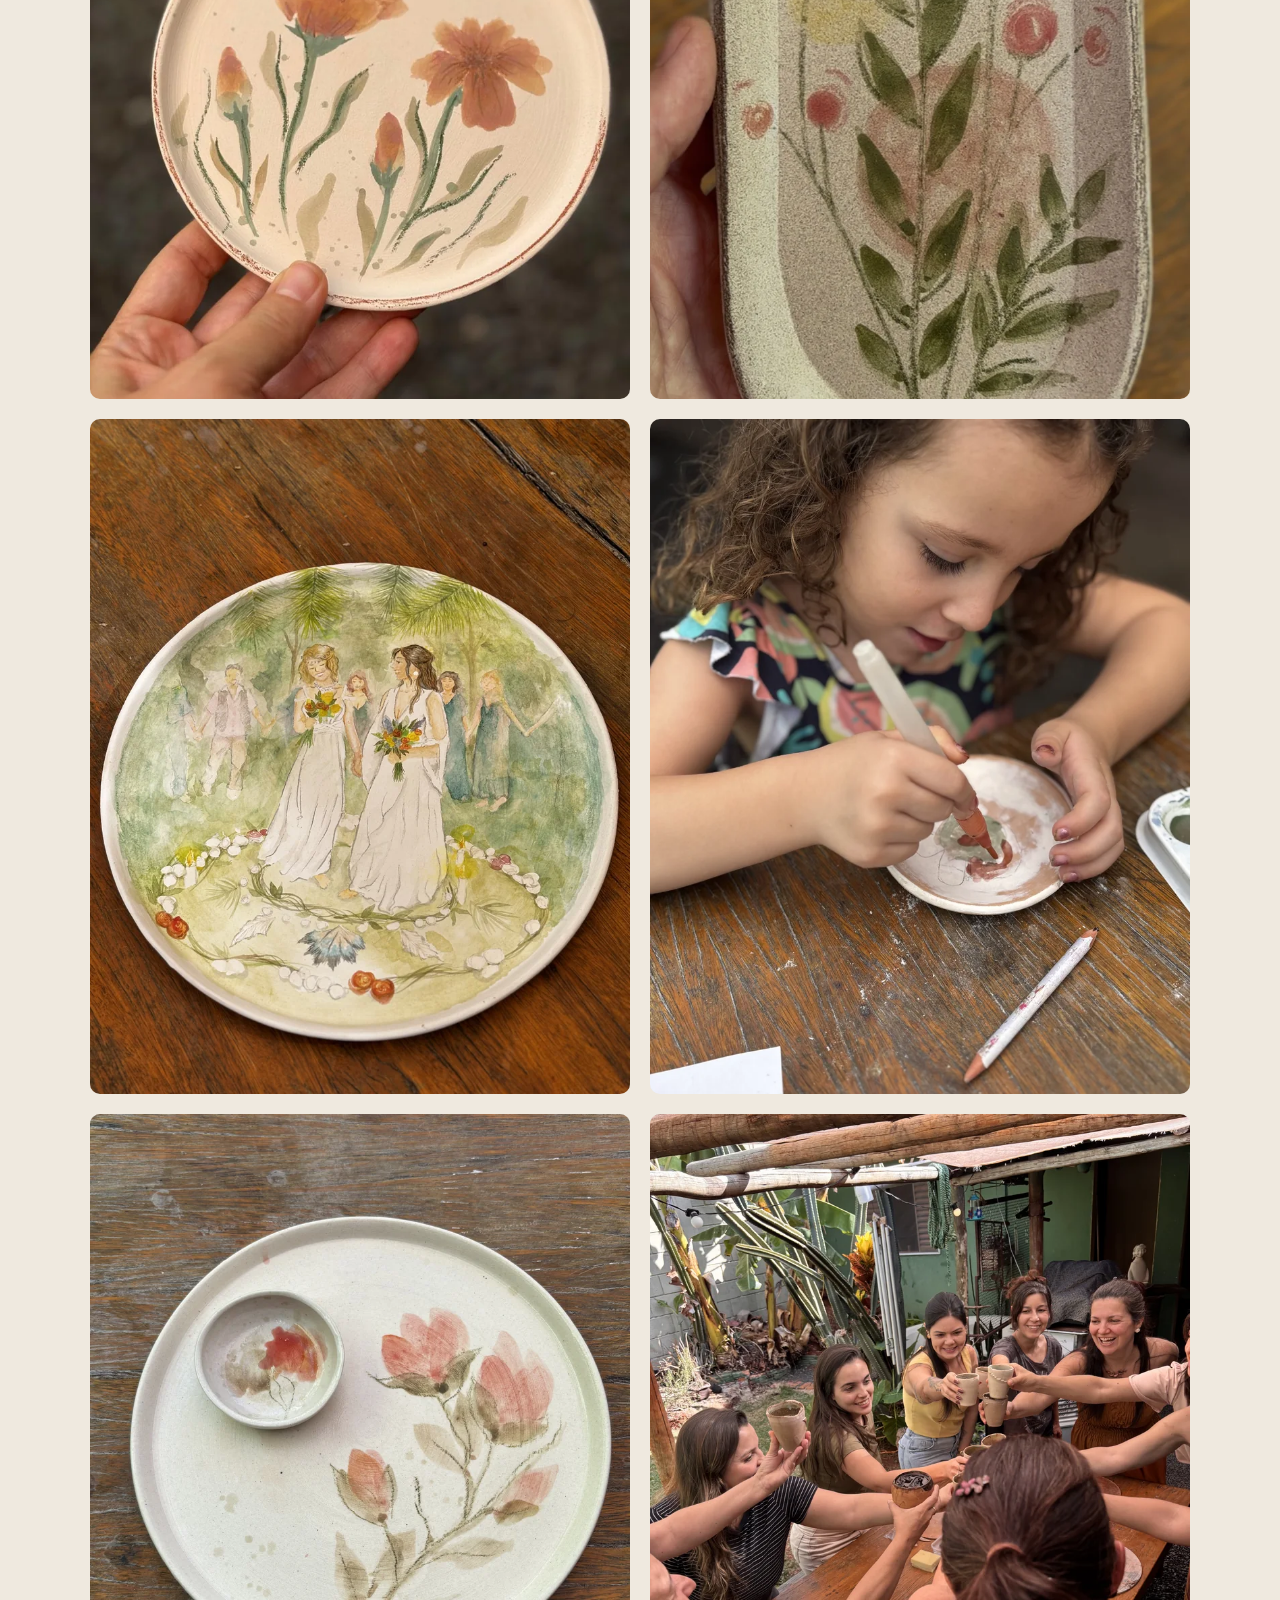
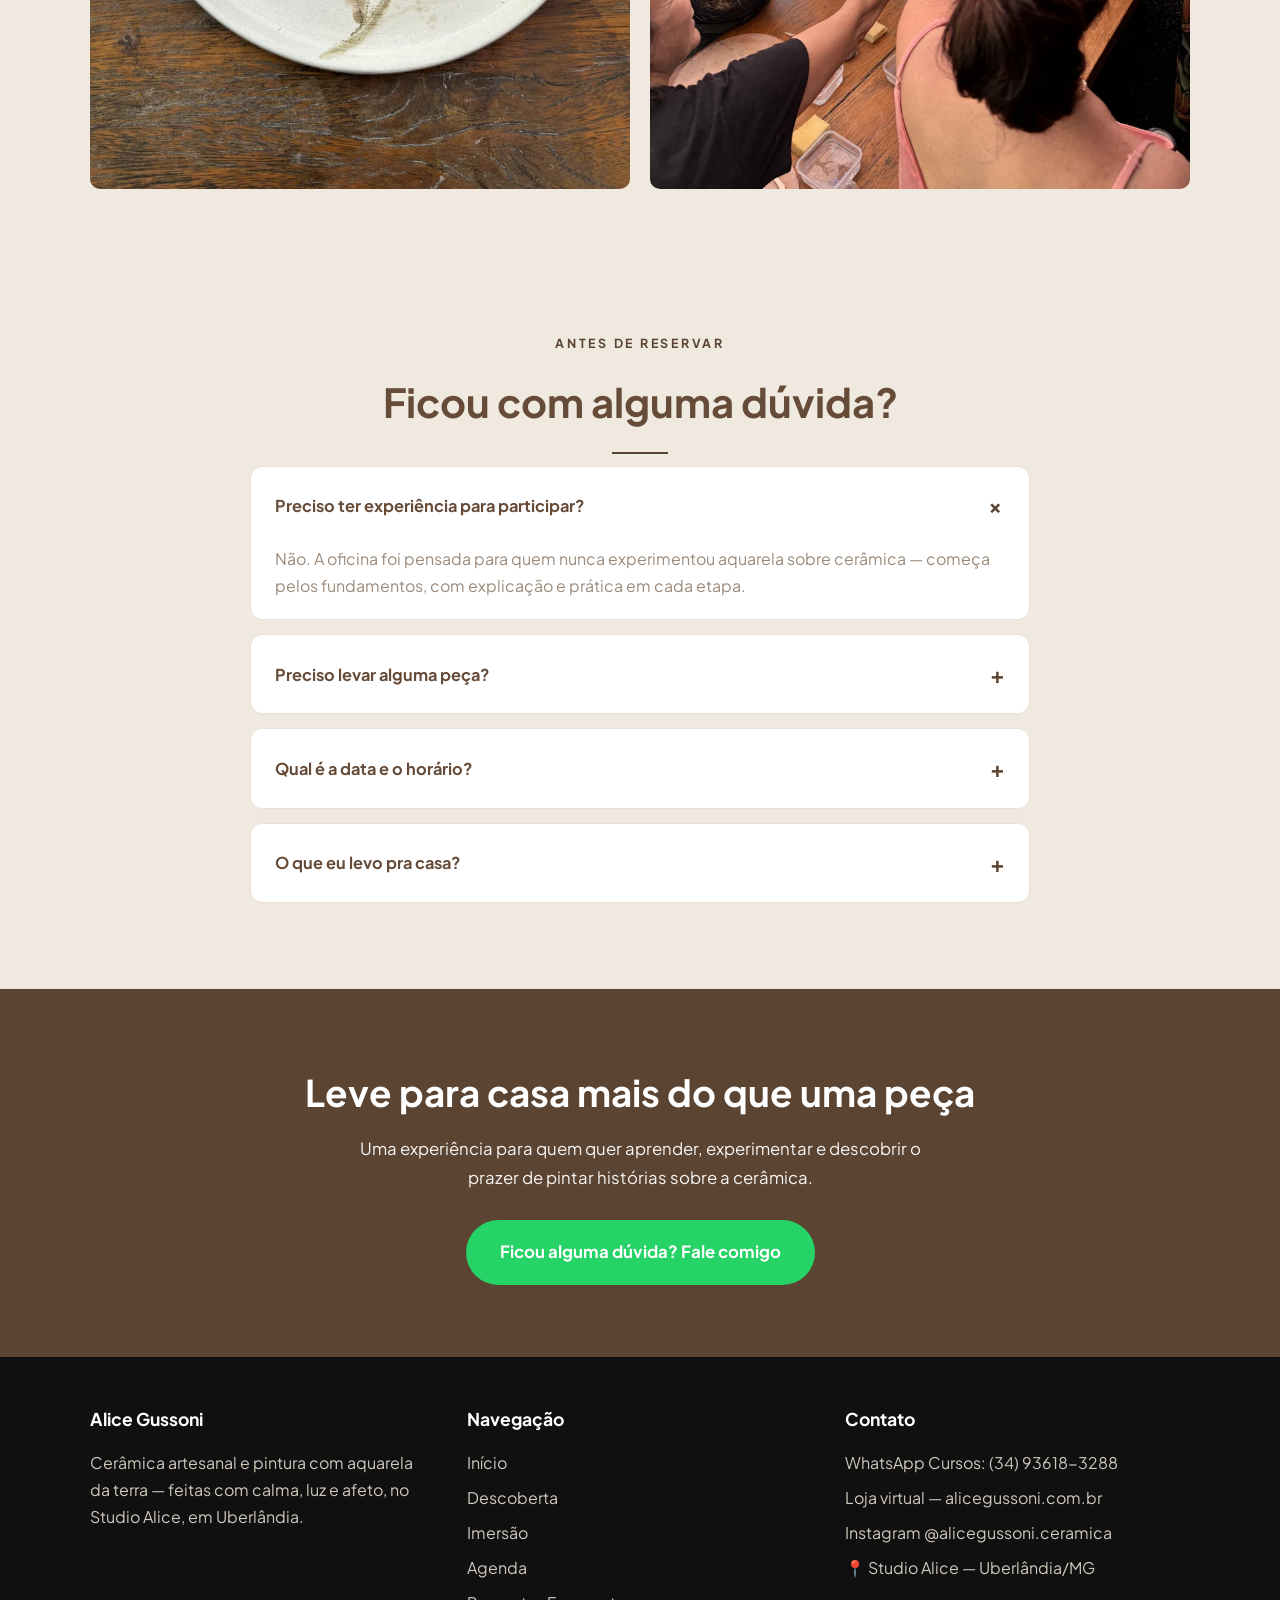
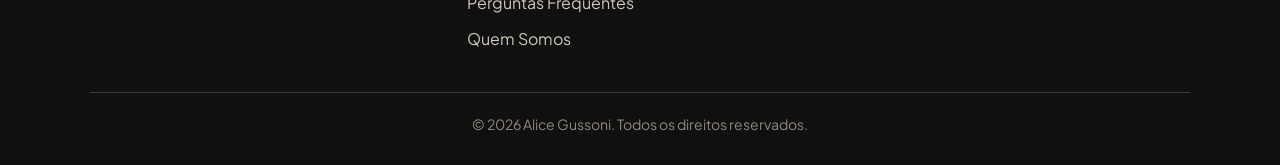
<file: curso-descoberta.html>
<!DOCTYPE html>
<html lang="pt-BR">
<head>
  <meta charset="UTF-8">
  <meta name="viewport" content="width=device-width, initial-scale=1.0">
  <title>Descoberta Aquarela em Cerâmica — Alice Gussoni | Uberlândia</title>
  <meta name="description" content="Oficina presencial de aquarela em cerâmica para iniciantes em Uberlândia. 3h30 de prática, kit incluso. Studio Alice. Vagas limitadas.">
  <link rel="preconnect" href="https://fonts.googleapis.com">
  <link rel="preconnect" href="https://fonts.gstatic.com" crossorigin>
  <link href="https://fonts.googleapis.com/css2?family=Plus+Jakarta+Sans:wght@400;500;600;700&display=swap" rel="stylesheet">
  <link rel="stylesheet" href="assets/css/style.min.css?v=5">
  <link rel="icon" type="image/webp" href="assets/img/logo-alice.webp">
</head>
<body data-curso="Descoberta">

  <header class="site-header">
    <div class="header-inner">
      <a href="index.html" class="brand">
        <img src="assets/img/logo-alice.webp" alt="Alice Gussoni — Ateliê de Cerâmica">
      </a>
      <button class="nav-toggle" aria-label="Abrir menu" aria-expanded="false">☰</button>
      <nav class="main-nav" id="mainNav">
        <ul>
          <li><a href="index.html">Início</a></li>
          <li><a href="curso-descoberta.html" class="active">Descoberta</a></li>
          <li><a href="curso-imersao.html">Imersão</a></li>
          <li><a href="agenda.html">Agenda</a></li>
          <li><a href="perguntas.html">Perguntas Frequentes</a></li>
          <li><a href="quem-somos.html">Quem Somos</a></li>
          <li><a href="aluno.html" class="nav-cta">Área do Estudante</a></li>
        </ul>
      </nav>
    </div>
  </header>

  <main>
    <section class="page-hero">
      <span class="badge">🎨 Oficina presencial · 3h30 · vagas limitadas</span>
      <h1>Descoberta Aquarela em Cerâmica</h1>
      <span class="course-date">Próxima turma: <span id="courseData">sábado, 19/09/2026</span> · 14h às 17h30<a href="agenda.html">ver agenda →</a></span>
      <div id="cursoVagas" class="curso-vagas" role="status" aria-live="polite"></div>
      <p>Uma vivência dos fundamentos da pintura de aquarela em cerâmica. Uma tarde para desacelerar, experimentar cores e descobrir como é pintar aquarela sobre peças cerâmicas — sem precisar de nenhuma experiência.</p>
    </section>

    <section class="section">
      <div class="section-inner">
        <div class="detail-grid">
          <div class="visual">
            <img src="assets/img/descoberta-pintura.webp" alt="Aluna pintando estudos de flores com aquarela na oficina Descoberta — Studio Alice" width="1000" height="1250" loading="lazy" decoding="async">
          </div>
          <div>
            <div class="block">
              <h2>O que vamos aprender</h2>
              <p class="small" style="color:var(--accent); font-weight:700; letter-spacing:.06em; text-transform:uppercase; margin-bottom:14px;">Tarde de cor e calma</p>
              <ul>
                <li><strong>Materiais e pincéis</strong> — o que usar e como cuidar</li>
                <li><strong>Pinceladas e transparência</strong> — a base da aquarela da terra</li>
                <li><strong>Mistura e combinação de cores</strong></li>
                <li><strong>Luz, sombra e profundidade</strong></li>
                <li><strong>Demonstração</strong> de uma pintura em cerâmica ao vivo</li>
                <li><strong>Orientação individual</strong> durante as suas próprias pinturas</li>
              </ul>
            </div>
            <div class="block">
              <h2>O que está incluso</h2>
              <ul>
                <li><strong>3h30 de aula prática</strong></li>
                <li><strong>Guia em PDF</strong> com os conteúdos da oficina</li>
              </ul>
              <div class="incluso-kit">
                <img src="assets/img/brinde-kit-thumb.webp" alt="Kit de Aquarelas da Terra" width="400" height="400" loading="lazy" decoding="async">
                <div class="incluso-kit-txt">
                  <span class="gift-tag">Inclui</span>
                  <strong>Kit de Aquarelas da Terra</strong>
                  <p>Aquarelas minerais artesanais pra você continuar pintando em casa.</p>
                </div>
              </div>
            </div>
            <div class="block">
              <h2>Suas peças</h2>
              <p style="color:var(--text-soft);">Você pode trazer suas peças biscoitadas para pintar ou escolher entre as peças disponíveis para compra no ateliê. Ao final, você recebe orientações sobre a queima das peças — e pode contratar conosco o serviço de queima e envio.</p>
            </div>
          </div>
        </div>

        <div class="card-list mt-3">
          <div class="tile">
            <h4>Onde é?</h4>
            <p>No <strong>Studio Alice</strong>, o ateliê da Alice em Uberlândia — um ambiente de cerâmica, luz natural e calma, onde a gente aprende fazendo.</p>
            <p class="mt-1"><strong>📍 Uberlândia/MG (endereço exato enviado na confirmação)</strong></p>
          </div>
          <div class="tile">
            <h4>Pra quem é</h4>
            <p>Pra quem ama cerâmica, pintura e cor, mas nunca experimentou aquarela sobre cerâmica. Não precisa de experiência — só vontade de colocar a mão na argila e descobrir o prazer de pintar histórias sobre a cerâmica.</p>
          </div>
        </div>

        <div class="mt-3">
          <div class="price-box">
            <div class="price">R$350 <small>por pessoa</small></div>
            <p class="note">R$ 350 no Pix ou 2x R$ 185 no cartão — pagamento seguro via <strong>Mercado Pago</strong>.</p>
            <a id="ctaComprar" class="btn btn-primary btn-lg" href="checkout.html?curso=Descoberta&data=19/09/2026">Garantir minha vaga — R$350</a>
            <a class="btn btn-whatsapp" href="https://wa.me/5534936183288" target="_blank" rel="noopener">💬 Falar no WhatsApp</a>
            <p class="small mt-1">Turmas pequenas, vagas limitadas. Confirmação da inscrição após o pagamento.</p>
            <p class="small mt-1"><a class="pagar-direto" href="#" target="_blank" rel="noopener" style="text-decoration:underline;">Prefere pagar direto? Clique aqui</a></p>
          </div>
        </div>
      </div>
    </section>

    <!-- Prova social: turmas reais -->
    <section class="section section-alt">
      <div class="section-inner">
        <span class="kicker">Quem já pintou com a gente</span>
        <h2 class="section-title">Peças de verdade, gente de verdade</h2>
        <p class="section-sub">Pinturas reais do ateliê — direto do Instagram. Sua vez de criar a sua!</p>
        <div class="ig-feed" id="igFeed" data-feed="assets/data/instagram-feed.json?v=2">
          <p class="text-center small" style="color:var(--text-soft);grid-column:1/-1;">Carregando…</p>
        </div>
      </div>
    </section>

    <section class="section section-alt course-faq">
      <div class="section-inner faq">
        <span class="kicker">Antes de reservar</span>
        <h2 class="section-title">Ficou com alguma dúvida?</h2>
        <details class="faq-item" open>
          <summary>Preciso ter experiência para participar?</summary>
          <div class="faq-body">Não. A oficina foi pensada para quem nunca experimentou aquarela sobre cerâmica — começa pelos fundamentos, com explicação e prática em cada etapa.</div>
        </details>
        <details class="faq-item">
          <summary>Preciso levar alguma peça?</summary>
          <div class="faq-body">Você pode trazer suas peças biscoitadas ou escolher entre as peças disponíveis para compra no ateliê. A queima e o envio das peças podem ser contratados conosco.</div>
        </details>
        <details class="faq-item">
          <summary>Qual é a data e o horário?</summary>
          <div class="faq-body" id="faqData">A próxima turma de Descoberta é sábado, 19/09/2026, das 14h às 17h30. As demais datas estão na <a href="agenda.html">agenda</a>.</div>
        </details>
        <details class="faq-item">
          <summary>O que eu levo pra casa?</summary>
          <div class="faq-body">Você leva as peças pintadas por você, o Kit de Aquarelas da Terra e o Guia em PDF com os conteúdos da oficina.</div>
        </details>
      </div>
    </section>

    <section class="cta-band">
      <h2>Leve para casa mais do que uma peça</h2>
      <p>Uma experiência para quem quer aprender, experimentar e descobrir o prazer de pintar histórias sobre a cerâmica.</p>
      <a class="btn btn-whatsapp btn-lg" href="https://wa.me/5534936183288" target="_blank" rel="noopener">Ficou alguma dúvida? Fale comigo</a>
    </section>
  </main>

  <footer class="site-footer">
    <div class="footer-inner">
      <div class="footer-top">
        <div>
          <h4>Alice Gussoni</h4>
          <p>Cerâmica artesanal e pintura com aquarela da terra — feitas com calma, luz e afeto, no Studio Alice, em Uberlândia.</p>
        </div>
        <div>
          <h4>Navegação</h4>
          <ul>
            <li><a href="index.html">Início</a></li>
            <li><a href="curso-descoberta.html">Descoberta</a></li>
            <li><a href="curso-imersao.html">Imersão</a></li>
            <li><a href="agenda.html">Agenda</a></li>
            <li><a href="perguntas.html">Perguntas Frequentes</a></li>
            <li><a href="quem-somos.html">Quem Somos</a></li>
          </ul>
        </div>
        <div>
          <h4>Contato</h4>
          <ul>
            <li><a href="https://wa.me/5534936183288" target="_blank" rel="noopener">WhatsApp Cursos: (34) 93618-3288</a></li>
            <li><a href="https://www.alicegussoni.com.br" target="_blank" rel="noopener">Loja virtual — alicegussoni.com.br</a></li>
            <li><a href="https://www.instagram.com/alicegussoni.ceramica" target="_blank" rel="noopener">Instagram @alicegussoni.ceramica</a></li>
            <li>📍 Studio Alice — Uberlândia/MG</li>
          </ul>
        </div>
      </div>
      <div class="footer-bottom">© <span id="year"></span> Alice Gussoni. Todos os direitos reservados.</div>
    </div>
  </footer>

  <script src="assets/js/main.min.js"></script>
  <script src="assets/js/inscricao-config.js"></script>
  <script src="assets/js/espera.min.js?v=8"></script>
  <script src="assets/js/inscricao.min.js"></script>

  <script src="assets/js/proximas.min.js?v=8"></script>
<script src="assets/js/analytics.min.js"></script>
</body>
</html>
</file>
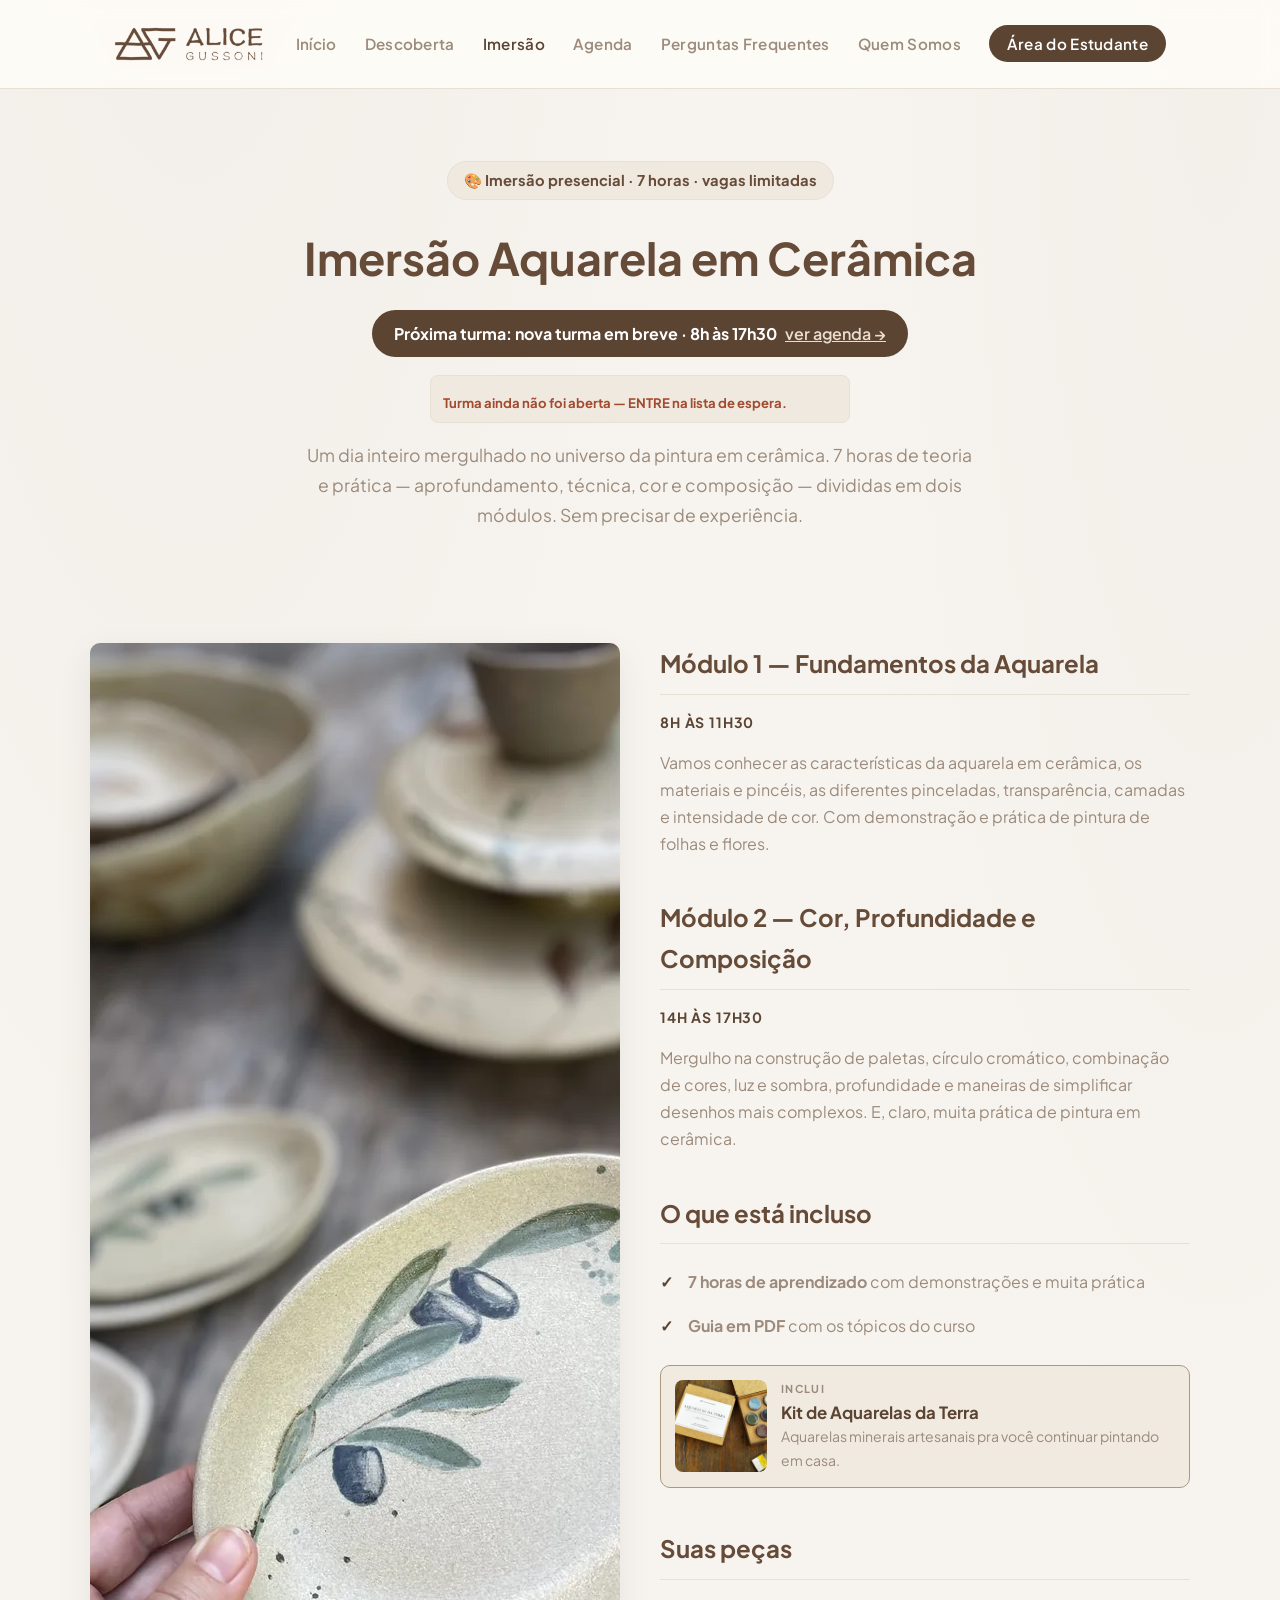
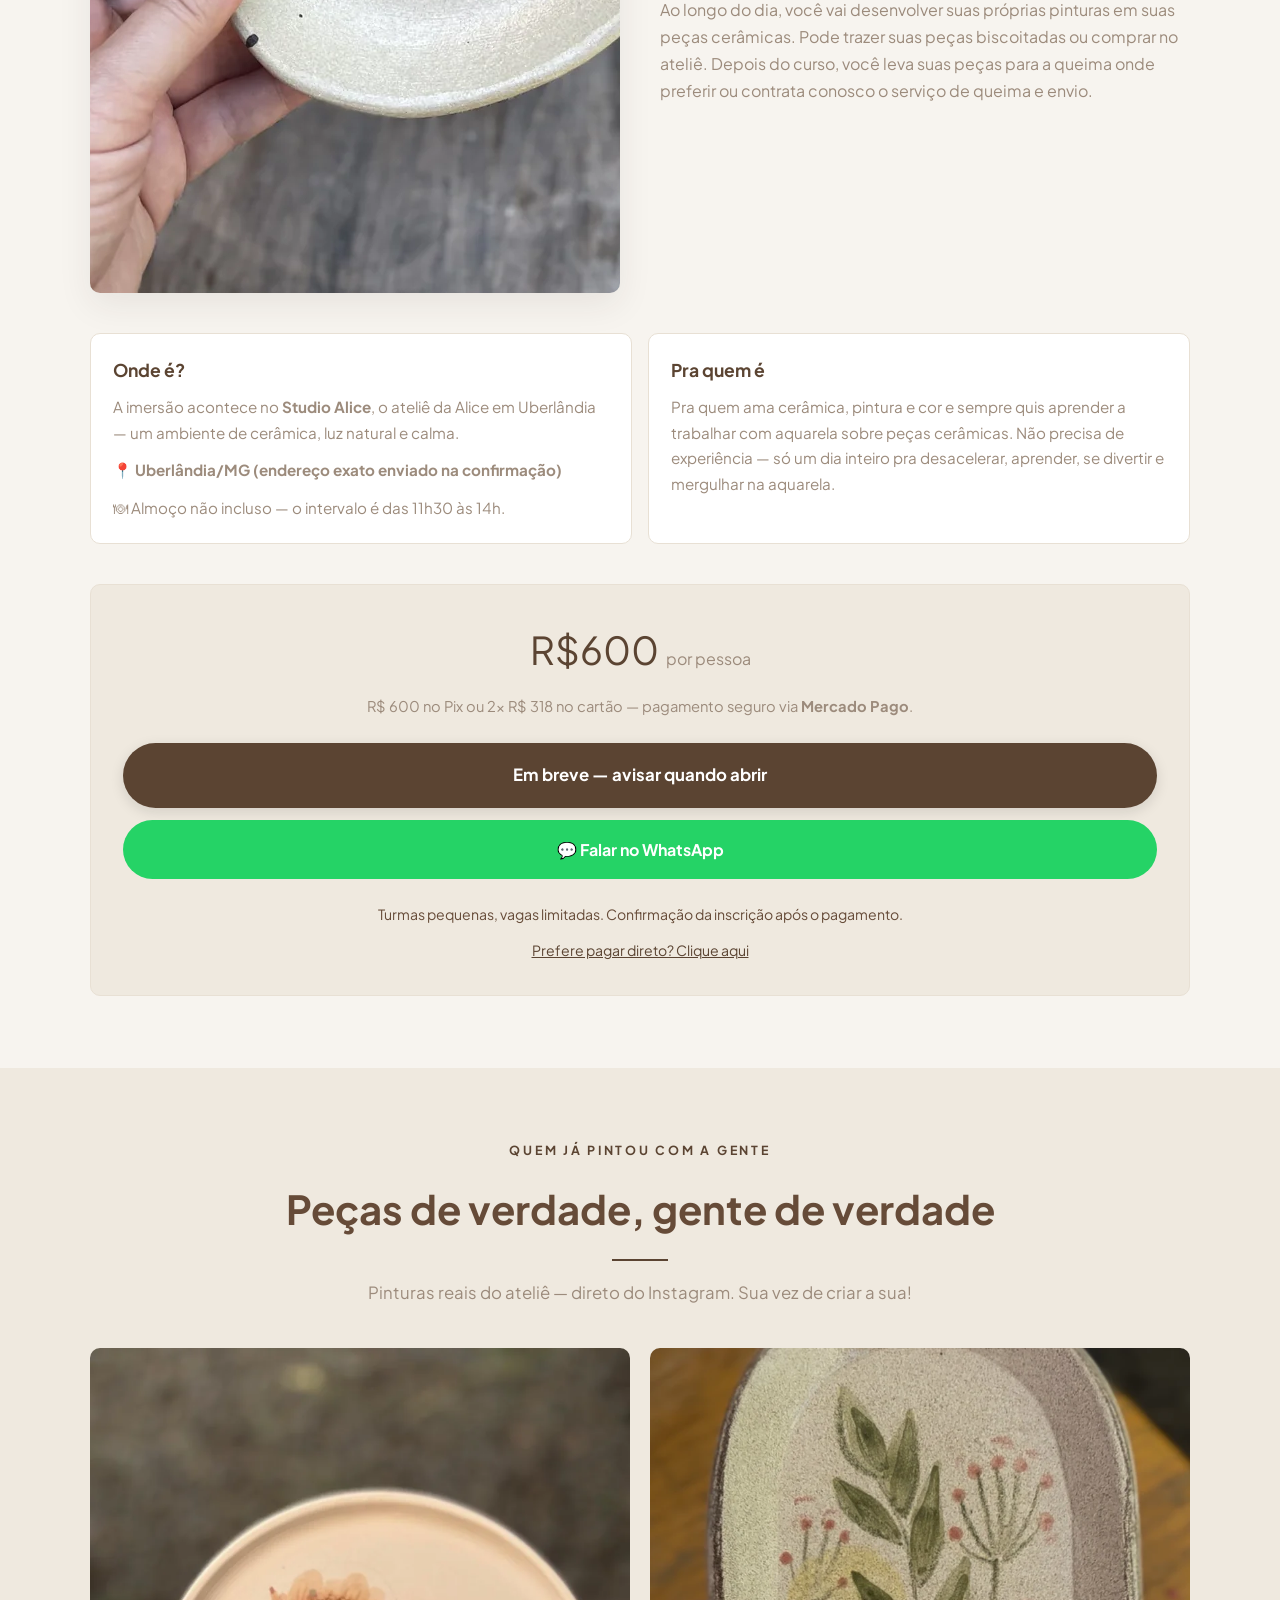
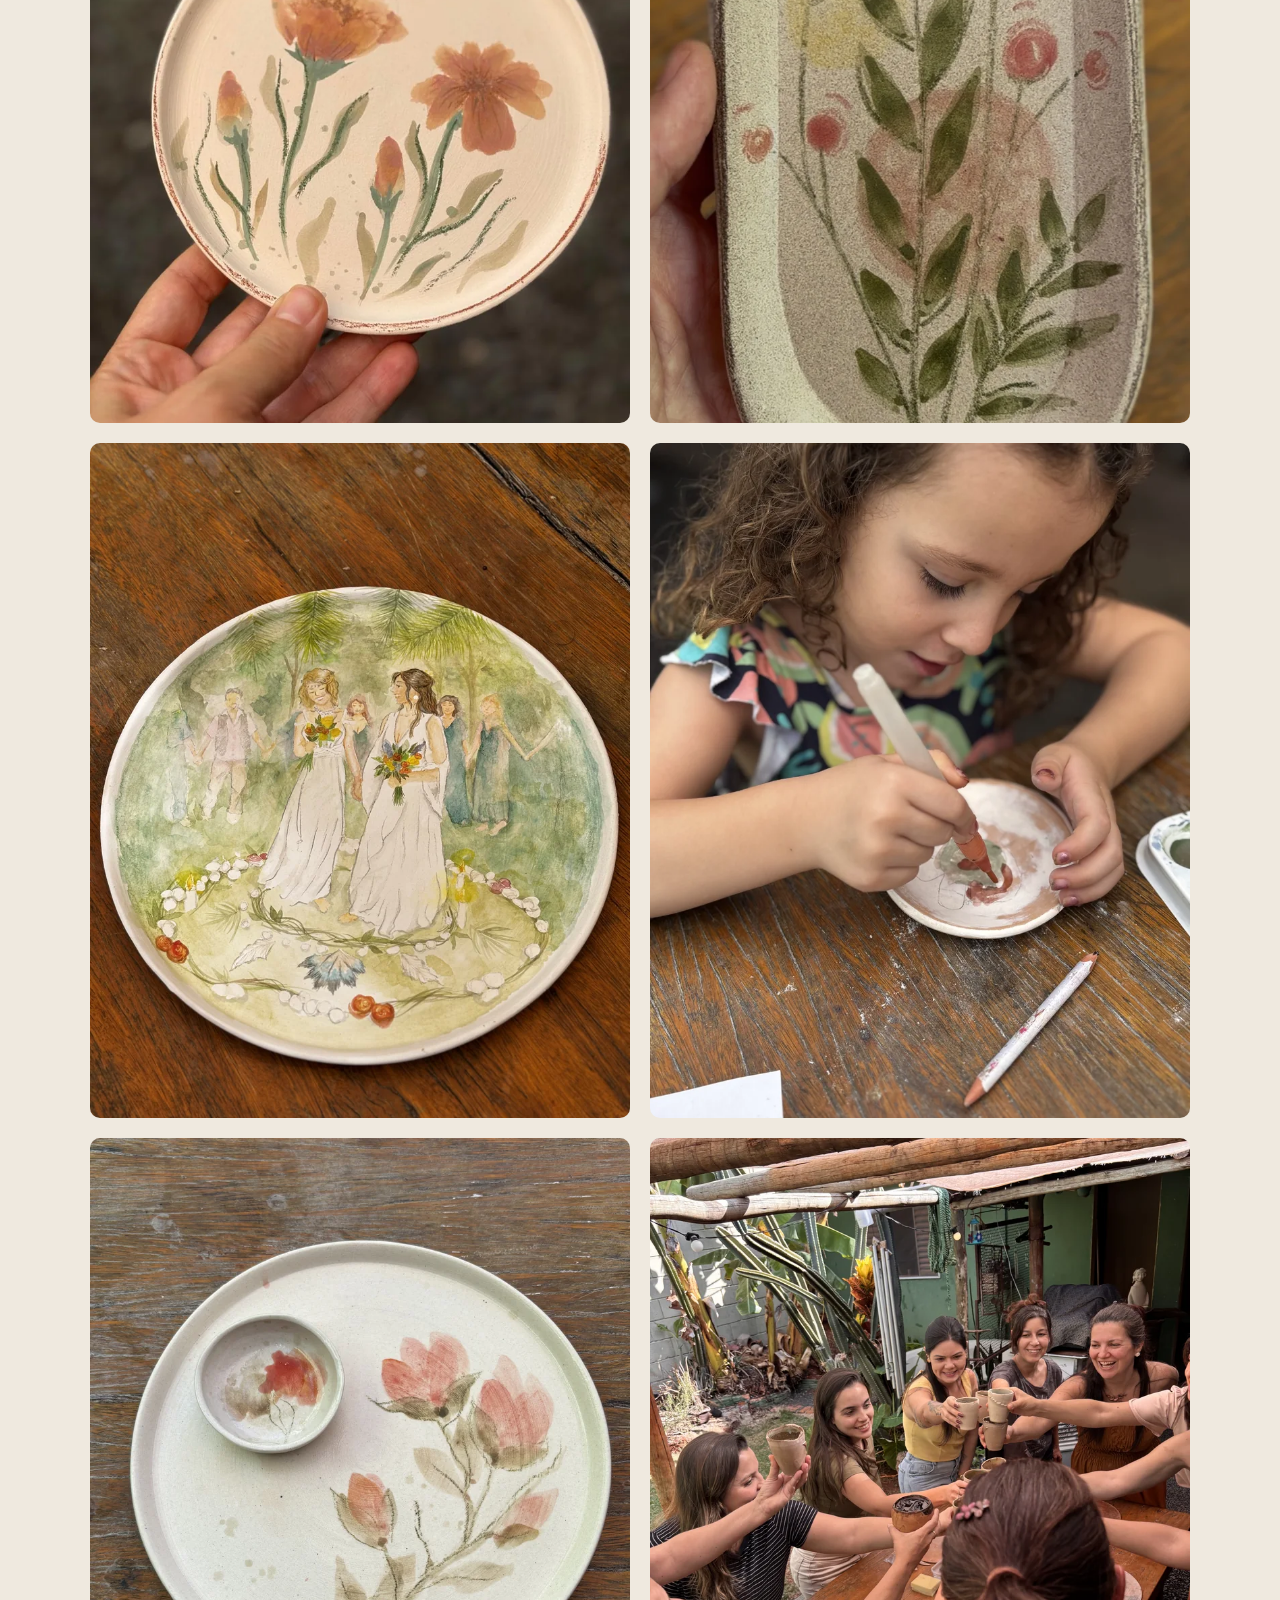
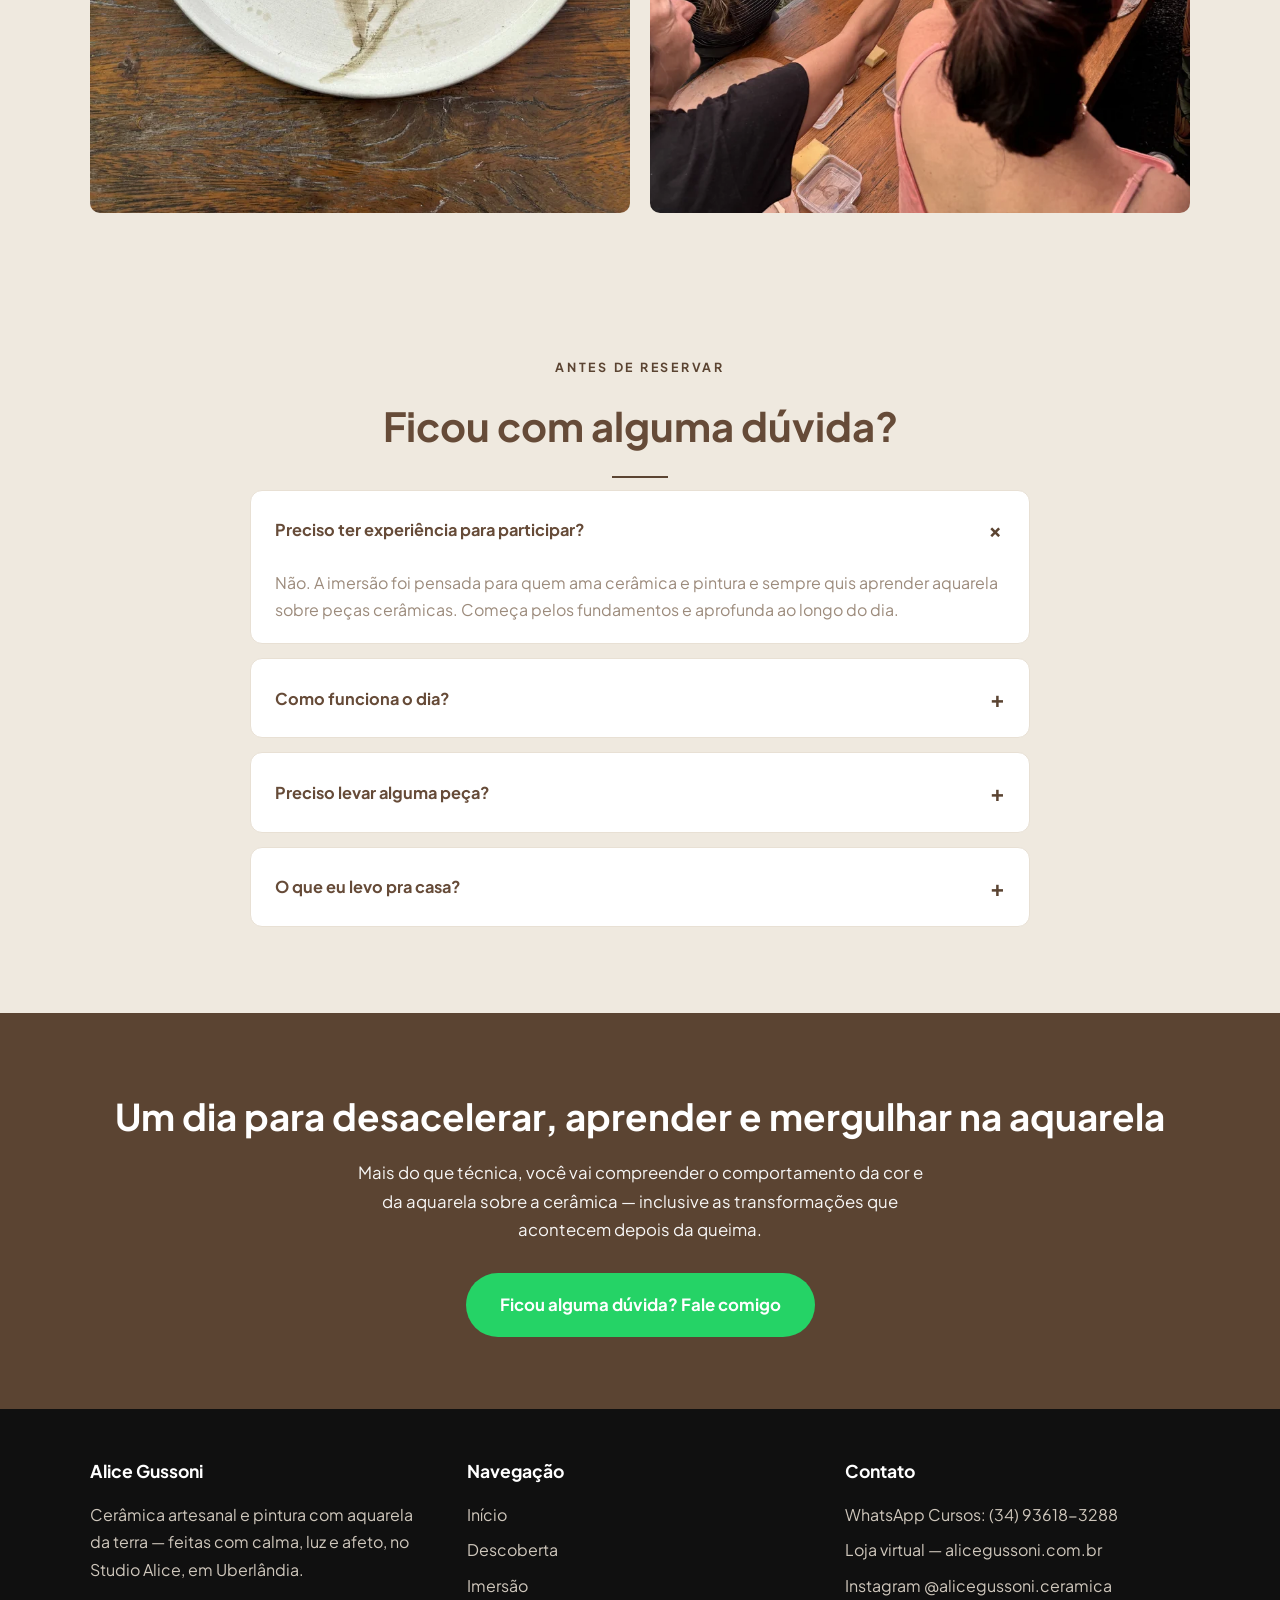
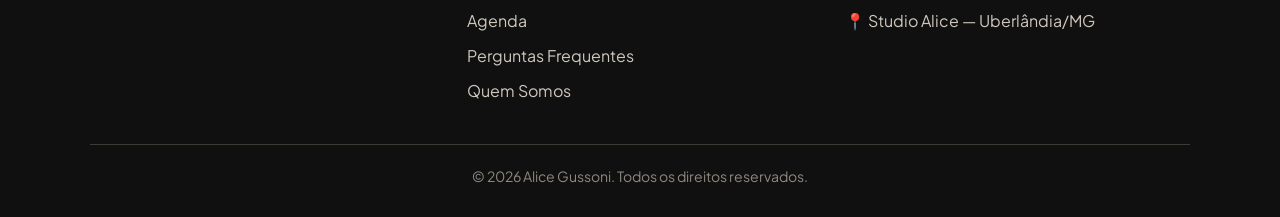
<file: curso-imersao.html>
<!DOCTYPE html>
<html lang="pt-BR">
<head>
  <meta charset="UTF-8">
  <meta name="viewport" content="width=device-width, initial-scale=1.0">
  <title>Imersão Aquarela em Cerâmica — Alice Gussoni | Uberlândia</title>
  <meta name="description" content="Imersão presencial de aquarela em cerâmica em Uberlândia. 7 horas de teoria e prática, dois módulos, kit incluso. Studio Alice. Vagas limitadas.">
  <link rel="preconnect" href="https://fonts.googleapis.com">
  <link rel="preconnect" href="https://fonts.gstatic.com" crossorigin>
  <link href="https://fonts.googleapis.com/css2?family=Plus+Jakarta+Sans:wght@400;500;600;700&display=swap" rel="stylesheet">
  <link rel="stylesheet" href="assets/css/style.min.css?v=5">
  <link rel="icon" type="image/webp" href="assets/img/logo-alice.webp">
</head>
<body data-curso="Imersão">

  <header class="site-header">
    <div class="header-inner">
      <a href="index.html" class="brand">
        <img src="assets/img/logo-alice.webp" alt="Alice Gussoni — Ateliê de Cerâmica">
      </a>
      <button class="nav-toggle" aria-label="Abrir menu" aria-expanded="false">☰</button>
      <nav class="main-nav" id="mainNav">
        <ul>
          <li><a href="index.html">Início</a></li>
          <li><a href="curso-descoberta.html">Descoberta</a></li>
          <li><a href="curso-imersao.html" class="active">Imersão</a></li>
          <li><a href="agenda.html">Agenda</a></li>
          <li><a href="perguntas.html">Perguntas Frequentes</a></li>
          <li><a href="quem-somos.html">Quem Somos</a></li>
          <li><a href="aluno.html" class="nav-cta">Área do Estudante</a></li>
        </ul>
      </nav>
    </div>
  </header>

  <main>
    <section class="page-hero">
      <span class="badge">🎨 Imersão presencial · 7 horas · vagas limitadas</span>
      <h1>Imersão Aquarela em Cerâmica</h1>
      <span class="course-date">Próxima turma: <span id="courseData">sábado, 17/10/2026</span> · 8h às 17h30<a href="agenda.html">ver agenda →</a></span>
      <div id="cursoVagas" class="curso-vagas" role="status" aria-live="polite"></div>
      <p>Um dia inteiro mergulhado no universo da pintura em cerâmica. 7 horas de teoria e prática — aprofundamento, técnica, cor e composição — divididas em dois módulos. Sem precisar de experiência.</p>
    </section>

    <section class="section">
      <div class="section-inner">
        <div class="detail-grid">
          <div class="visual">
            <img src="assets/img/pecas-prontas-aquarela.webp" alt="Peças de cerâmica finalizadas e pintadas com aquarela da terra — Studio Alice" width="1000" height="1250" loading="lazy" decoding="async">
          </div>
          <div>
            <div class="block">
              <h2>Módulo 1 — Fundamentos da Aquarela</h2>
              <p class="small" style="color:var(--accent); font-weight:700; letter-spacing:.06em; text-transform:uppercase; margin-bottom:14px;">8h às 11h30</p>
              <p style="color:var(--text-soft);">Vamos conhecer as características da aquarela em cerâmica, os materiais e pincéis, as diferentes pinceladas, transparência, camadas e intensidade de cor. Com demonstração e prática de pintura de folhas e flores.</p>
            </div>
            <div class="block">
              <h2>Módulo 2 — Cor, Profundidade e Composição</h2>
              <p class="small" style="color:var(--accent); font-weight:700; letter-spacing:.06em; text-transform:uppercase; margin-bottom:14px;">14h às 17h30</p>
              <p style="color:var(--text-soft);">Mergulho na construção de paletas, círculo cromático, combinação de cores, luz e sombra, profundidade e maneiras de simplificar desenhos mais complexos. E, claro, muita prática de pintura em cerâmica.</p>
            </div>
            <div class="block">
              <h2>O que está incluso</h2>
              <ul>
                <li><strong>7 horas de aprendizado</strong> com demonstrações e muita prática</li>
                <li><strong>Guia em PDF</strong> com os tópicos do curso</li>
              </ul>
              <div class="incluso-kit">
                <img src="assets/img/brinde-kit-thumb.webp" alt="Kit de Aquarelas da Terra" width="400" height="400" loading="lazy" decoding="async">
                <div class="incluso-kit-txt">
                  <span class="gift-tag">Inclui</span>
                  <strong>Kit de Aquarelas da Terra</strong>
                  <p>Aquarelas minerais artesanais pra você continuar pintando em casa.</p>
                </div>
              </div>
            </div>
            <div class="block">
              <h2>Suas peças</h2>
              <p style="color:var(--text-soft);">Ao longo do dia, você vai desenvolver suas próprias pinturas em suas peças cerâmicas. Pode trazer suas peças biscoitadas ou comprar no ateliê. Depois do curso, você leva suas peças para a queima onde preferir ou contrata conosco o serviço de queima e envio.</p>
            </div>
          </div>
        </div>

        <div class="card-list mt-3">
          <div class="tile">
            <h4>Onde é?</h4>
            <p>A imersão acontece no <strong>Studio Alice</strong>, o ateliê da Alice em Uberlândia — um ambiente de cerâmica, luz natural e calma.</p>
            <p class="mt-1"><strong>📍 Uberlândia/MG (endereço exato enviado na confirmação)</strong></p>
            <p class="mt-1 small" style="color:var(--text-soft);">🍽 Almoço não incluso — o intervalo é das 11h30 às 14h.</p>
          </div>
          <div class="tile">
            <h4>Pra quem é</h4>
            <p>Pra quem ama cerâmica, pintura e cor e sempre quis aprender a trabalhar com aquarela sobre peças cerâmicas. Não precisa de experiência — só um dia inteiro pra desacelerar, aprender, se divertir e mergulhar na aquarela.</p>
          </div>
        </div>

        <div class="mt-3">
          <div class="price-box">
            <div class="price">R$600 <small>por pessoa</small></div>
            <p class="note">R$ 600 no Pix ou 2x R$ 318 no cartão — pagamento seguro via <strong>Mercado Pago</strong>.</p>
            <a id="ctaComprar" class="btn btn-primary btn-lg" href="checkout.html?curso=Imersão&data=17/10/2026">Garantir minha vaga — R$600</a>
            <a class="btn btn-whatsapp" href="https://wa.me/5534936183288" target="_blank" rel="noopener">💬 Falar no WhatsApp</a>
            <p class="small mt-1">Turmas pequenas, vagas limitadas. Confirmação da inscrição após o pagamento.</p>
            <p class="small mt-1"><a class="pagar-direto" href="#" target="_blank" rel="noopener" style="text-decoration:underline;">Prefere pagar direto? Clique aqui</a></p>
          </div>
        </div>
      </div>
    </section>

    <!-- Prova social: turmas reais -->
    <section class="section section-alt">
      <div class="section-inner">
        <span class="kicker">Quem já pintou com a gente</span>
        <h2 class="section-title">Peças de verdade, gente de verdade</h2>
        <p class="section-sub">Pinturas reais do ateliê — direto do Instagram. Sua vez de criar a sua!</p>
        <div class="ig-feed" id="igFeed" data-feed="assets/data/instagram-feed.json?v=2">
          <p class="text-center small" style="color:var(--text-soft);grid-column:1/-1;">Carregando…</p>
        </div>
      </div>
    </section>

    <section class="section section-alt course-faq">
      <div class="section-inner faq">
        <span class="kicker">Antes de reservar</span>
        <h2 class="section-title">Ficou com alguma dúvida?</h2>
        <details class="faq-item" open>
          <summary>Preciso ter experiência para participar?</summary>
          <div class="faq-body">Não. A imersão foi pensada para quem ama cerâmica e pintura e sempre quis aprender aquarela sobre peças cerâmicas. Começa pelos fundamentos e aprofunda ao longo do dia.</div>
        </details>
        <details class="faq-item">
          <summary>Como funciona o dia?</summary>
          <div class="faq-body">São dois módulos: Fundamentos da Aquarela (8h às 11h30) e Cor, Profundidade e Composição (14h às 17h30). O almoço não é incluso — o intervalo é das 11h30 às 14h.</div>
        </details>
        <details class="faq-item">
          <summary>Preciso levar alguma peça?</summary>
          <div class="faq-body">Você pode trazer suas próprias peças biscoitadas ou comprar peças no ateliê. Depois do curso, a queima e o envio podem ser contratados conosco.</div>
        </details>
        <details class="faq-item">
          <summary>O que eu levo pra casa?</summary>
          <div class="faq-body">Suas peças pintadas, o Kit de Aquarelas da Terra e o Guia em PDF com os tópicos do curso.</div>
        </details>
      </div>
    </section>

    <section class="cta-band">
      <h2>Um dia para desacelerar, aprender e mergulhar na aquarela</h2>
      <p>Mais do que técnica, você vai compreender o comportamento da cor e da aquarela sobre a cerâmica — inclusive as transformações que acontecem depois da queima.</p>
      <a class="btn btn-whatsapp btn-lg" href="https://wa.me/5534936183288" target="_blank" rel="noopener">Ficou alguma dúvida? Fale comigo</a>
    </section>
  </main>

  <footer class="site-footer">
    <div class="footer-inner">
      <div class="footer-top">
        <div>
          <h4>Alice Gussoni</h4>
          <p>Cerâmica artesanal e pintura com aquarela da terra — feitas com calma, luz e afeto, no Studio Alice, em Uberlândia.</p>
        </div>
        <div>
          <h4>Navegação</h4>
          <ul>
            <li><a href="index.html">Início</a></li>
            <li><a href="curso-descoberta.html">Descoberta</a></li>
            <li><a href="curso-imersao.html">Imersão</a></li>
            <li><a href="agenda.html">Agenda</a></li>
            <li><a href="perguntas.html">Perguntas Frequentes</a></li>
            <li><a href="quem-somos.html">Quem Somos</a></li>
          </ul>
        </div>
        <div>
          <h4>Contato</h4>
          <ul>
            <li><a href="https://wa.me/5534936183288" target="_blank" rel="noopener">WhatsApp Cursos: (34) 93618-3288</a></li>
            <li><a href="https://www.alicegussoni.com.br" target="_blank" rel="noopener">Loja virtual — alicegussoni.com.br</a></li>
            <li><a href="https://www.instagram.com/alicegussoni.ceramica" target="_blank" rel="noopener">Instagram @alicegussoni.ceramica</a></li>
            <li>📍 Studio Alice — Uberlândia/MG</li>
          </ul>
        </div>
      </div>
      <div class="footer-bottom">© <span id="year"></span> Alice Gussoni. Todos os direitos reservados.</div>
    </div>
  </footer>

  <script src="assets/js/main.min.js"></script>
  <script src="assets/js/inscricao-config.js"></script>
  <script src="assets/js/espera.min.js?v=8"></script>
  <script src="assets/js/inscricao.min.js"></script>

  <script src="assets/js/proximas.min.js?v=8"></script>
<script src="assets/js/analytics.min.js"></script>
</body>
</html>
</file>
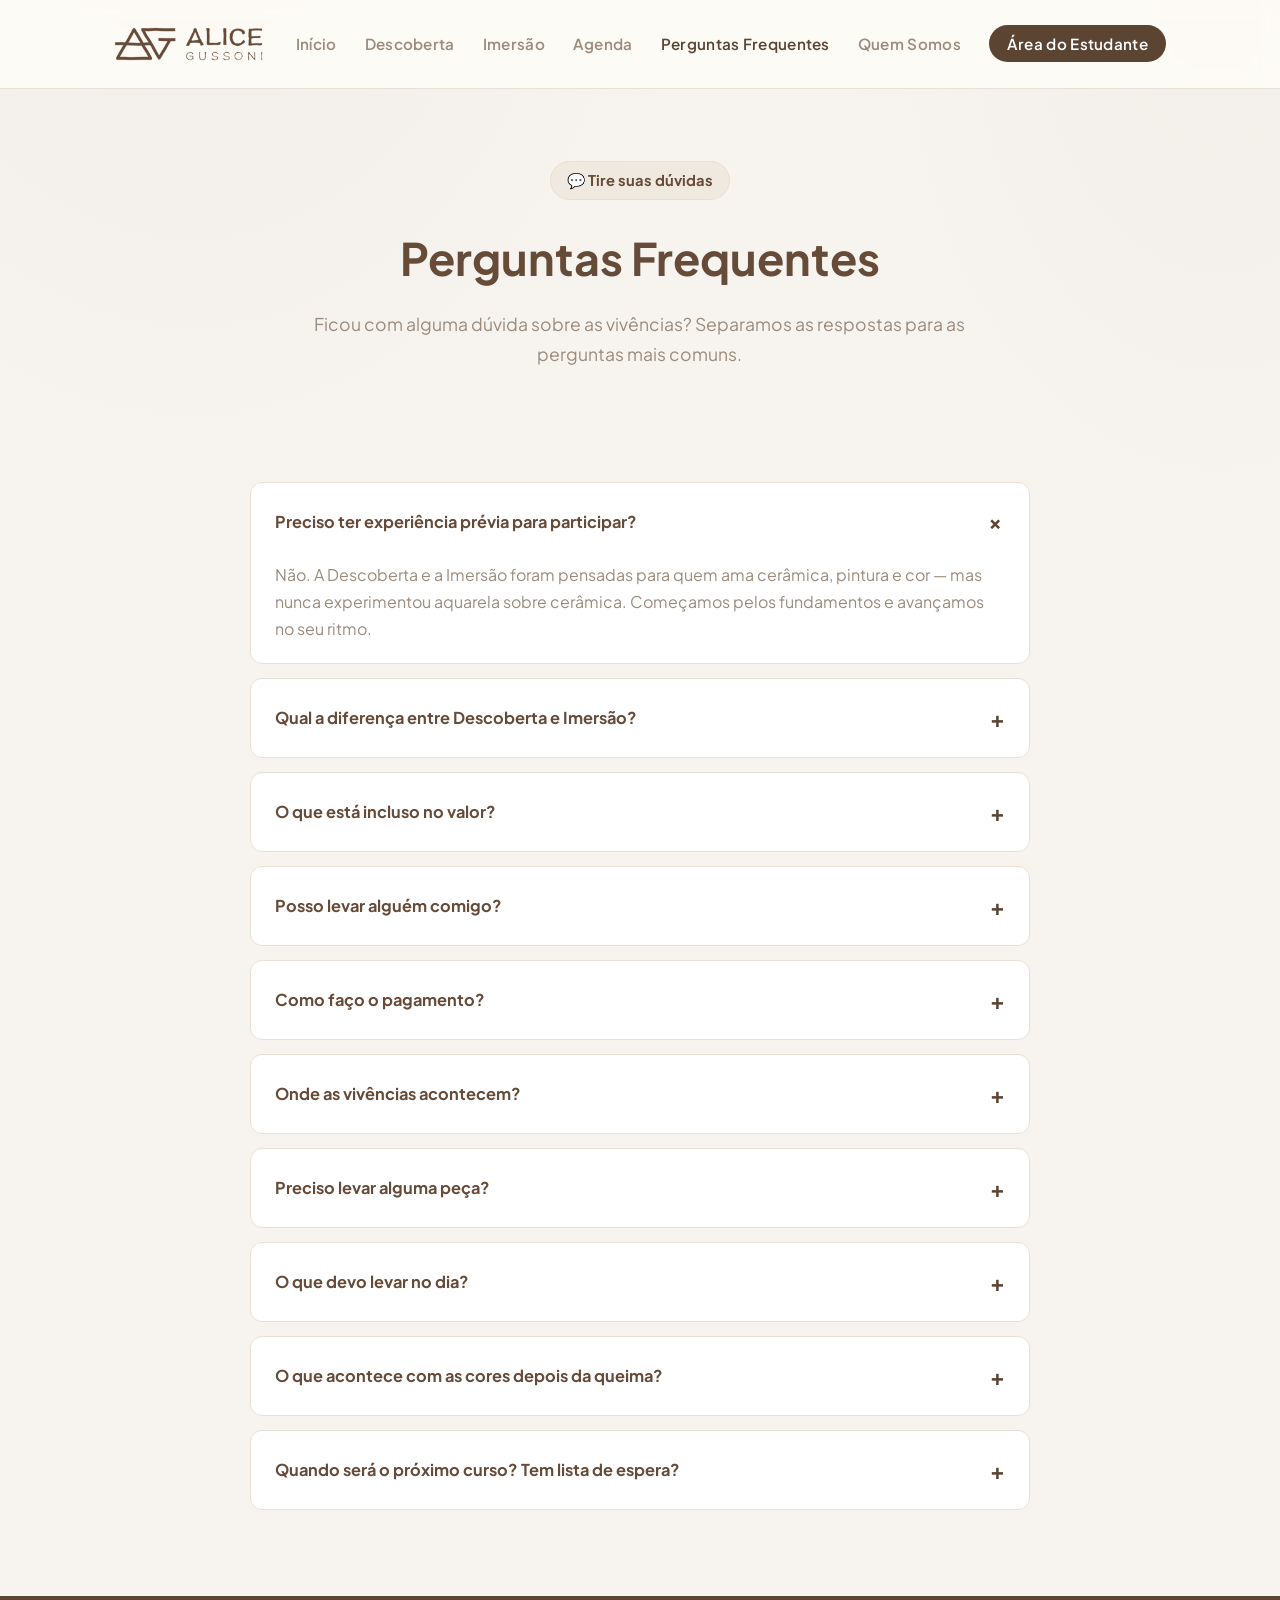
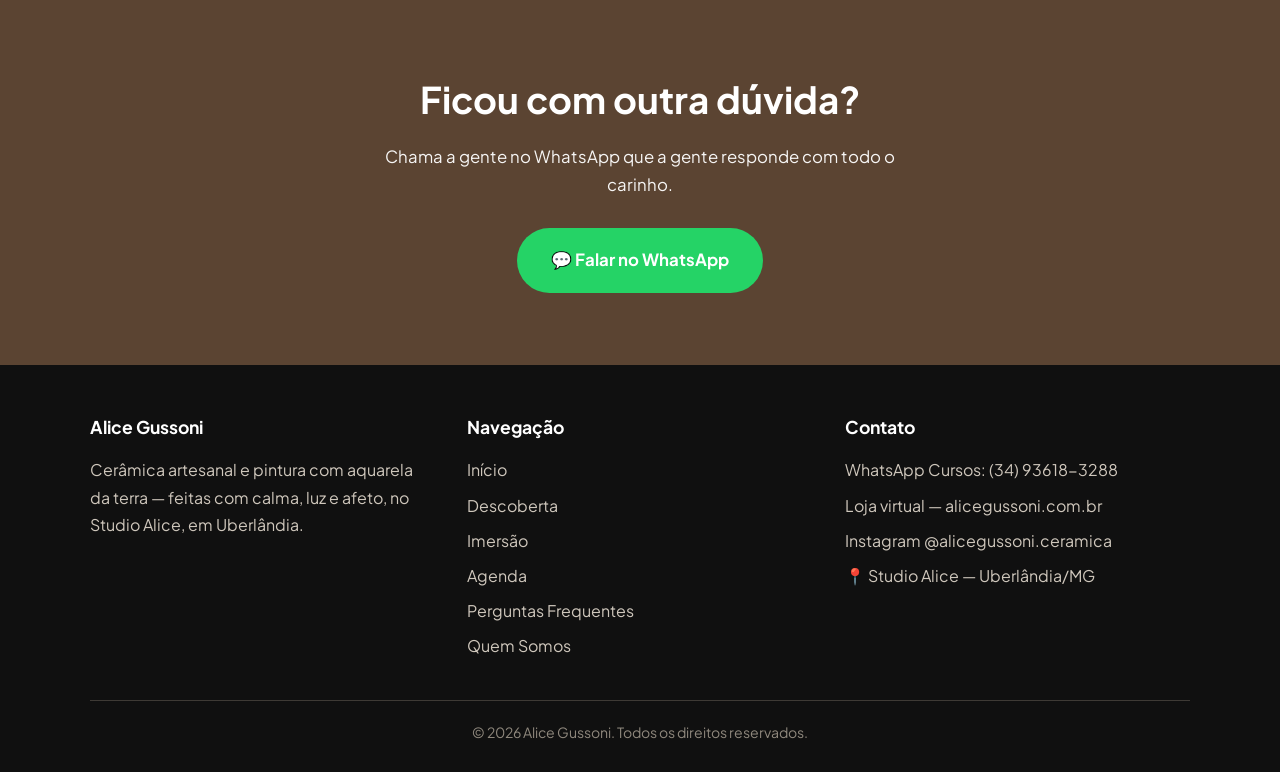
<file: perguntas.html>
<!DOCTYPE html>
<html lang="pt-BR">
<head>
  <meta charset="UTF-8">
  <meta name="viewport" content="width=device-width, initial-scale=1.0">
  <title>Perguntas Frequentes — Alice Gussoni | Uberlândia</title>
  <meta name="description" content="Dúvidas sobre as vivências de aquarela em cerâmica do Studio Alice em Uberlândia: valor, o que está incluso, pagamento, local e mais.">
  <link rel="preconnect" href="https://fonts.googleapis.com">
  <link rel="preconnect" href="https://fonts.gstatic.com" crossorigin>
  <link href="https://fonts.googleapis.com/css2?family=Plus+Jakarta+Sans:wght@400;500;600;700&display=swap" rel="stylesheet">
  <link rel="stylesheet" href="assets/css/style.min.css?v=1">
  <link rel="icon" type="image/webp" href="assets/img/logo-alice.webp">
</head>
<body>

  <header class="site-header">
    <div class="header-inner">
      <a href="index.html" class="brand">
        <img src="assets/img/logo-alice.webp" alt="Alice Gussoni — Ateliê de Cerâmica">
      </a>
      <button class="nav-toggle" aria-label="Abrir menu" aria-expanded="false">☰</button>
      <nav class="main-nav" id="mainNav">
        <ul>
          <li><a href="index.html">Início</a></li>
          <li><a href="curso-descoberta.html">Descoberta</a></li>
          <li><a href="curso-imersao.html">Imersão</a></li>
          <li><a href="agenda.html">Agenda</a></li>
          <li><a href="perguntas.html" class="active">Perguntas Frequentes</a></li>
          <li><a href="quem-somos.html">Quem Somos</a></li>
          <li><a href="aluno.html" class="nav-cta">Área do Estudante</a></li>
        </ul>
      </nav>
    </div>
  </header>

  <main>
    <section class="page-hero">
      <span class="badge">💬 Tire suas dúvidas</span>
      <h1>Perguntas Frequentes</h1>
      <p>Ficou com alguma dúvida sobre as vivências? Separamos as respostas para as perguntas mais comuns.</p>
    </section>

    <section class="section">
      <div class="section-inner faq">
        <details class="faq-item" open>
          <summary>Preciso ter experiência prévia para participar?</summary>
          <div class="faq-body">Não. A Descoberta e a Imersão foram pensadas para quem ama cerâmica, pintura e cor — mas nunca experimentou aquarela sobre cerâmica. Começamos pelos fundamentos e avançamos no seu ritmo.</div>
        </details>
        <details class="faq-item">
          <summary>Qual a diferença entre Descoberta e Imersão?</summary>
          <div class="faq-body">A <strong>Descoberta</strong> é uma vivência de 3h30 dos fundamentos da aquarela em cerâmica — perfeita para o primeiro contato. A <strong>Imersão</strong> é um dia inteiro (7h), em dois módulos, com aprofundamento em técnica, cor e composição, e desenvolvimento das suas próprias pinturas.</div>
        </details>
        <details class="faq-item">
          <summary>O que está incluso no valor?</summary>
          <div class="faq-body">Ambas incluem o Kit de Aquarelas da Terra e o Guia em PDF com os conteúdos da oficina. A Descoberta tem 3h30 de aula prática; a Imersão, 7 horas de teoria e prática. Os valores: Descoberta R$350 (2x R$185) e Imersão R$600 (2x R$318).</div>
        </details>
        <details class="faq-item">
          <summary>Posso levar alguém comigo?</summary>
          <div class="faq-body">Sim, oferecemos 15% OFF ao adquirir duas vagas (dupla ou os dois cursos no mesmo pedido). É uma excelente oportunidade para compartilhar a experiência com alguém especial.</div>
        </details>
        <details class="faq-item">
          <summary>Como faço o pagamento?</summary>
          <div class="faq-body">Você paga direto pelo botão de compra, em um checkout seguro do Mercado Pago — aceita Pix ou cartão de crédito. A inscrição é confirmada após a aprovação do pagamento.</div>
        </details>
        <details class="faq-item">
          <summary>Onde as vivências acontecem?</summary>
          <div class="faq-body">No <strong>Studio Alice</strong>, o ateliê da Alice em Uberlândia — um ambiente de cerâmica, luz natural e calma, onde a gente aprende fazendo. O endereço exato é enviado na confirmação da inscrição.</div>
        </details>
        <details class="faq-item">
          <summary>Preciso levar alguma peça?</summary>
          <div class="faq-body">Você pode trazer suas peças biscoitadas para pintar, ou escolher entre as peças disponíveis para compra no ateliê. Depois do curso, você pode contratar conosco o serviço de queima e envio.</div>
        </details>
        <details class="faq-item">
          <summary>O que devo levar no dia?</summary>
          <div class="faq-body">Só vontade de pôr a mão na argila! Se for fazer a Imersão, o almoço não é incluso — há o intervalo das 11h30 às 14h.</div>
        </details>
        <details class="faq-item">
          <summary>O que acontece com as cores depois da queima?</summary>
          <div class="faq-body">Essa é uma das coisas mais fascinantes da aquarela em cerâmica! Nas vivências você entende como a pintura se comporta sobre a cerâmica e as transformações das cores depois da queima — e recebe orientações para cuidar das suas peças.</div>
        </details>
        <details class="faq-item">
          <summary>Quando será o próximo curso? Tem lista de espera?</summary>
          <div class="faq-body">As turmas têm vagas limitadas e esgotam rápido. As próximas datas são anunciadas na <a href="agenda.html">agenda</a> — entre na lista de espera por curso (Descoberta ou Imersão) e a gente te avisa por WhatsApp/e-mail quando abrir vaga.</div>
        </details>
      </div>
    </section>

    <section class="cta-band">
      <h2>Ficou com outra dúvida?</h2>
      <p>Chama a gente no WhatsApp que a gente responde com todo o carinho.</p>
      <a class="btn btn-whatsapp btn-lg" href="https://wa.me/5534936183288" target="_blank" rel="noopener">💬 Falar no WhatsApp</a>
    </section>
  </main>

  <footer class="site-footer">
    <div class="footer-inner">
      <div class="footer-top">
        <div>
          <h4>Alice Gussoni</h4>
          <p>Cerâmica artesanal e pintura com aquarela da terra — feitas com calma, luz e afeto, no Studio Alice, em Uberlândia.</p>
        </div>
        <div>
          <h4>Navegação</h4>
          <ul>
            <li><a href="index.html">Início</a></li>
            <li><a href="curso-descoberta.html">Descoberta</a></li>
            <li><a href="curso-imersao.html">Imersão</a></li>
            <li><a href="agenda.html">Agenda</a></li>
            <li><a href="perguntas.html">Perguntas Frequentes</a></li>
            <li><a href="quem-somos.html">Quem Somos</a></li>
          </ul>
        </div>
        <div>
          <h4>Contato</h4>
          <ul>
            <li><a href="https://wa.me/5534936183288" target="_blank" rel="noopener">WhatsApp Cursos: (34) 93618-3288</a></li>
            <li><a href="https://www.alicegussoni.com.br" target="_blank" rel="noopener">Loja virtual — alicegussoni.com.br</a></li>
            <li><a href="https://www.instagram.com/alicegussoni.ceramica" target="_blank" rel="noopener">Instagram @alicegussoni.ceramica</a></li>
            <li>📍 Studio Alice — Uberlândia/MG</li>
          </ul>
        </div>
      </div>
      <div class="footer-bottom">© <span id="year"></span> Alice Gussoni. Todos os direitos reservados.</div>
    </div>
  </footer>

  <script src="assets/js/main.min.js"></script>
<script src="assets/js/analytics.min.js"></script>
</body>
</html>
</file>
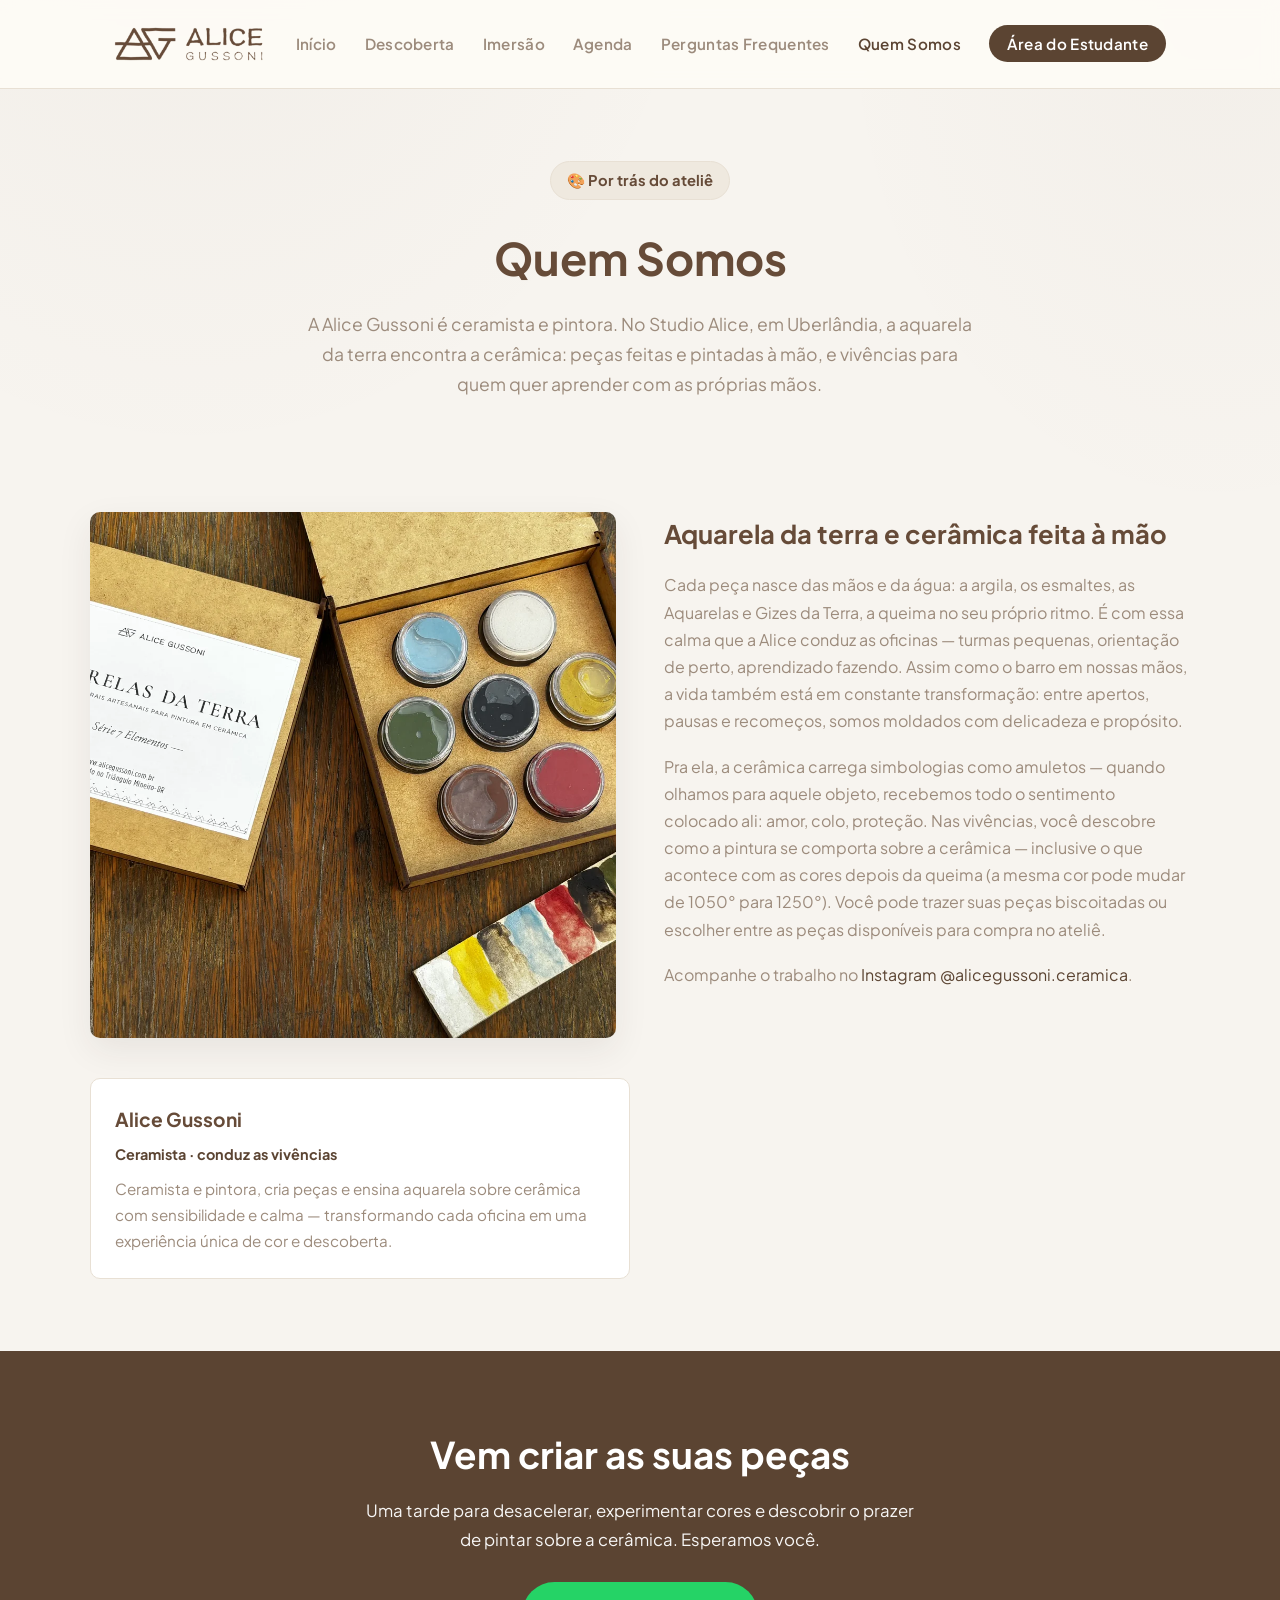
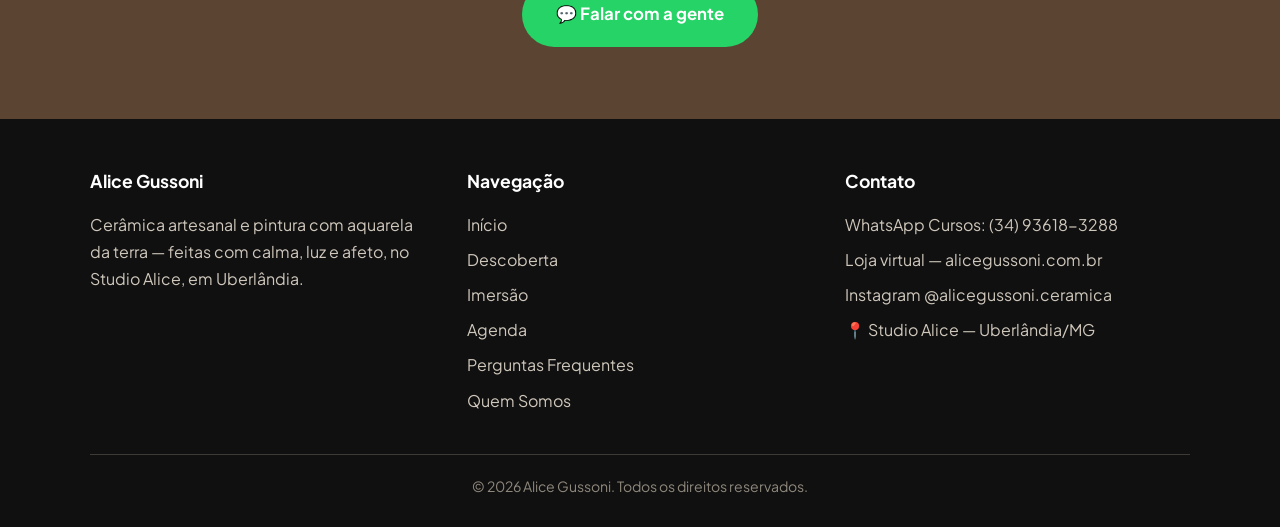
<file: quem-somos.html>
<!DOCTYPE html>
<html lang="pt-BR">
<head>
  <meta charset="UTF-8">
  <meta name="viewport" content="width=device-width, initial-scale=1.0">
  <title>Quem Somos — Alice Gussoni | Uberlândia</title>
  <meta name="description" content="Conheça a Alice Gussoni e o Studio Alice em Uberlândia — cerâmica artesanal, aquarela da terra e vivências de pintura sobre peças cerâmicas.">
  <link rel="preconnect" href="https://fonts.googleapis.com">
  <link rel="preconnect" href="https://fonts.gstatic.com" crossorigin>
  <link href="https://fonts.googleapis.com/css2?family=Plus+Jakarta+Sans:wght@400;500;600;700&display=swap" rel="stylesheet">
  <link rel="stylesheet" href="assets/css/style.min.css?v=1">
  <link rel="icon" type="image/webp" href="assets/img/logo-alice.webp">
</head>
<body>

  <header class="site-header">
    <div class="header-inner">
      <a href="index.html" class="brand">
        <img src="assets/img/logo-alice.webp" alt="Alice Gussoni — Ateliê de Cerâmica">
      </a>
      <button class="nav-toggle" aria-label="Abrir menu" aria-expanded="false">☰</button>
      <nav class="main-nav" id="mainNav">
        <ul>
          <li><a href="index.html">Início</a></li>
          <li><a href="curso-descoberta.html">Descoberta</a></li>
          <li><a href="curso-imersao.html">Imersão</a></li>
          <li><a href="agenda.html">Agenda</a></li>
          <li><a href="perguntas.html">Perguntas Frequentes</a></li>
          <li><a href="quem-somos.html" class="active">Quem Somos</a></li>
          <li><a href="aluno.html" class="nav-cta">Área do Estudante</a></li>
        </ul>
      </nav>
    </div>
  </header>

  <main>
    <section class="page-hero">
      <span class="badge">🎨 Por trás do ateliê</span>
      <h1>Quem Somos</h1>
      <p>A Alice Gussoni é ceramista e pintora. No Studio Alice, em Uberlândia, a aquarela da terra encontra a cerâmica: peças feitas e pintadas à mão, e vivências para quem quer aprender com as próprias mãos.</p>
    </section>

    <section class="section">
      <div class="section-inner">
        <div class="about-wrap">
          <div class="visual">
            <img src="assets/img/kit-aquarelas-da-terra.webp" alt="Kit de Aquarelas da Terra — Série 7 Elementos, do Studio Alice" width="1000" height="1000" loading="lazy" decoding="async">
          </div>
          <div class="about-text">
            <h2>Aquarela da terra e cerâmica feita à mão</h2>
            <p>Cada peça nasce das mãos e da água: a argila, os esmaltes, as Aquarelas e Gizes da Terra, a queima no seu próprio ritmo. É com essa calma que a Alice conduz as oficinas — turmas pequenas, orientação de perto, aprendizado fazendo. Assim como o barro em nossas mãos, a vida também está em constante transformação: entre apertos, pausas e recomeços, somos moldados com delicadeza e propósito.</p>
            <p>Pra ela, a cerâmica carrega simbologias como amuletos — quando olhamos para aquele objeto, recebemos todo o sentimento colocado ali: amor, colo, proteção. Nas vivências, você descobre como a pintura se comporta sobre a cerâmica — inclusive o que acontece com as cores depois da queima (a mesma cor pode mudar de 1050° para 1250°). Você pode trazer suas peças biscoitadas ou escolher entre as peças disponíveis para compra no ateliê.</p>
            <p>Acompanhe o trabalho no <a href="https://www.instagram.com/alicegussoni.ceramica" target="_blank" rel="noopener">Instagram @alicegussoni.ceramica</a>.</p>
          </div>
        </div>

        <div class="people mt-3">
          <div class="person">
            <h4>Alice Gussoni</h4>
            <div class="role">Ceramista · conduz as vivências</div>
            <p>Ceramista e pintora, cria peças e ensina aquarela sobre cerâmica com sensibilidade e calma — transformando cada oficina em uma experiência única de cor e descoberta.</p>
          </div>
        </div>
      </div>
    </section>

    <section class="cta-band">
      <h2>Vem criar as suas peças</h2>
      <p>Uma tarde para desacelerar, experimentar cores e descobrir o prazer de pintar sobre a cerâmica. Esperamos você.</p>
      <a class="btn btn-whatsapp btn-lg" href="https://wa.me/5534936183288" target="_blank" rel="noopener">💬 Falar com a gente</a>
    </section>
  </main>

  <footer class="site-footer">
    <div class="footer-inner">
      <div class="footer-top">
        <div>
          <h4>Alice Gussoni</h4>
          <p>Cerâmica artesanal e pintura com aquarela da terra — feitas com calma, luz e afeto, no Studio Alice, em Uberlândia.</p>
        </div>
        <div>
          <h4>Navegação</h4>
          <ul>
            <li><a href="index.html">Início</a></li>
            <li><a href="curso-descoberta.html">Descoberta</a></li>
            <li><a href="curso-imersao.html">Imersão</a></li>
            <li><a href="agenda.html">Agenda</a></li>
            <li><a href="perguntas.html">Perguntas Frequentes</a></li>
            <li><a href="quem-somos.html">Quem Somos</a></li>
          </ul>
        </div>
        <div>
          <h4>Contato</h4>
          <ul>
            <li><a href="https://wa.me/5534936183288" target="_blank" rel="noopener">WhatsApp Cursos: (34) 93618-3288</a></li>
            <li><a href="https://www.alicegussoni.com.br" target="_blank" rel="noopener">Loja virtual — alicegussoni.com.br</a></li>
            <li><a href="https://www.instagram.com/alicegussoni.ceramica" target="_blank" rel="noopener">Instagram @alicegussoni.ceramica</a></li>
            <li>📍 Studio Alice — Uberlândia/MG</li>
          </ul>
        </div>
      </div>
      <div class="footer-bottom">© <span id="year"></span> Alice Gussoni. Todos os direitos reservados.</div>
    </div>
  </footer>

  <script src="assets/js/main.min.js"></script>
<script src="assets/js/analytics.min.js"></script>
</body>
</html>
</file>
<file: assets/css/style.min.css>
:root{--bg:#F7F4EF;--bg-alt:#EFE9DF;--cta:#5B4432;--cta-dark:#4A3727;--text:#664B38;--text-soft:#9C8B7C;--line:#E8E0D4;--accent:#5B4432;--accent-dark:#4A3727;--accent-soft:#F0EAE0;--gold:#AB9881;--olive:#9C8B7C;--white:#FFFFFF;--serif:'Plus Jakarta Sans','Segoe UI',Arial,sans-serif;--sans:'Plus Jakarta Sans','Segoe UI',Arial,sans-serif;--shadow:0 12px 34px rgba(46, 42, 37, 0.08);--radius:10px}*{margin:0;padding:0;box-sizing:border-box}html{scroll-behavior:smooth}body{font-family:var(--sans);background:radial-gradient(ellipse 70% 50% at 15% -8%,rgba(91,68,50,.04),transparent 60%),radial-gradient(ellipse 55% 45% at 95% 0,rgba(102,75,56,.03),transparent 55%),var(--bg);color:var(--text);line-height:1.7;font-size:16px;-webkit-font-smoothing:antialiased}img{max-width:100%;display:block}a{color:var(--cta);text-decoration:none;transition:color .2s ease}a:hover{color:var(--cta-dark)}.site-header{position:sticky;top:0;z-index:100;background:rgba(253,251,246,.94);backdrop-filter:blur(8px);border-bottom:1px solid var(--line)}.header-inner{max-width:1100px;margin:0 auto;padding:14px 24px;display:flex;align-items:center;justify-content:space-between;gap:20px}.brand{display:flex;align-items:center;gap:10px}.brand img{height:60px;width:auto}.main-nav ul{display:flex;gap:28px;list-style:none;align-items:center}.main-nav a{color:var(--text-soft);font-size:.95rem;font-weight:600;letter-spacing:.02em}.main-nav a.active,.main-nav a:hover{color:var(--cta)}.nav-cta{background:var(--cta)!important;color:#fff!important;padding:9px 18px;border-radius:999px}.nav-cta:hover{background:var(--cta-dark)!important;color:#fff!important}.nav-toggle{display:none;background:0 0;border:1px solid var(--line);border-radius:8px;padding:8px 12px;font-size:1.1rem;color:var(--text);cursor:pointer}@media (max-width:860px){.nav-toggle{display:block}.main-nav{position:absolute;top:100%;left:0;right:0;background:var(--bg);border-bottom:1px solid var(--line);padding:16px 24px;display:none}.main-nav.open{display:block}.main-nav ul{flex-direction:column;gap:16px;align-items:flex-start}}.hero{max-width:1100px;margin:0 auto;padding:72px 24px 0}.hero h1{font-family:var(--serif);font-size:clamp(2rem, 4.4vw, 3.1rem);line-height:1.15;margin-bottom:20px}.hero h1 em{font-style:italic}.hero p.lead{color:var(--text-soft);font-size:1.15rem;max-width:34em;margin-bottom:28px}.hero-date{color:var(--text-soft);font-size:1.05rem;line-height:1.7;margin:0 0 26px}.hero-date .date-head{color:var(--accent);font-weight:700}@media (max-width:600px){.hero .btn-group{flex-direction:column}.hero .btn-group .btn{width:100%}}.hero-band{width:100%;overflow:hidden;margin-top:48px;max-height:62vh}.hero-band img{width:100%;height:62vh;min-height:340px;object-fit:cover;display:block}@media (max-width:760px){.hero-band{max-height:46vh}.hero-band img{height:46vh}}.btn-group{display:flex;flex-wrap:wrap;gap:14px}.btn{display:inline-flex;align-items:center;justify-content:center;gap:8px;padding:14px 26px;border-radius:999px;font-weight:700;font-size:1rem;border:2px solid transparent;cursor:pointer;transition:all .2s ease}.btn-primary{background:var(--cta);color:#fff}.btn-primary:hover{background:var(--cta-dark);color:#fff;transform:translateY(-1px)}.btn{box-shadow:0 4px 14px rgba(16,16,16,.12)}.btn-outline,.btn-whatsapp{box-shadow:none}.btn-outline{background:0 0;color:var(--cta);border-color:var(--cta)}.btn-outline:hover{background:var(--cta);color:#fff}.btn-whatsapp{background:#25d366;color:#fff}.btn-whatsapp:hover{background:#1da851;color:#fff}.btn-lg{padding:16px 32px;font-size:1.05rem}.section{padding:72px 24px}.section-alt{background:var(--bg-alt)}.section-gente{background:#2b1910;color:#f3ede3}.section-gente .section-title{color:#fff}.section-gente .section-sub{color:#d9ccb8}.section-gente .kicker{color:#ab9881}.section-gente .ig-card{background:#f6f1e8}.section-gente .btn-primary{background:var(--accent);color:var(--white)}.section-gente .btn-primary:hover{background:var(--accent-dark)}.section-inner{max-width:1100px;margin:0 auto}.kicker{display:block;text-align:center;text-transform:uppercase;letter-spacing:.22em;font-size:.78rem;font-weight:700;color:var(--accent);margin-bottom:14px}.kicker.left{text-align:left}.section-title{font-family:var(--serif);font-size:clamp(1.8rem, 3.2vw, 2.5rem);text-align:center;margin-bottom:12px}.section-title::after{content:"";display:block;width:56px;height:2px;background:var(--accent);margin:16px auto 0}.section-sub{text-align:center;color:var(--text-soft);max-width:40em;margin:18px auto 40px;font-size:1.05rem}.course-grid{display:grid;grid-template-columns:1fr 1fr;gap:32px}.course-card{background:var(--white);border-radius:var(--radius);overflow:hidden;box-shadow:var(--shadow);border:1px solid var(--line);display:flex;flex-direction:column;transition:transform .25s ease,box-shadow .25s ease}.course-card:hover{transform:translateY(-4px);box-shadow:0 18px 44px rgba(16,16,16,.14)}.course-card .image{height:270px;overflow:hidden;position:relative}.course-card .image img{width:100%;height:100%;object-fit:cover;transition:transform .5s ease}.course-card:hover .image img{transform:scale(1.05)}.course-card .image .stamp{position:absolute;left:16px;bottom:14px;background:rgba(16,16,16,.88);color:#fff;font-family:var(--serif);font-size:.85rem;letter-spacing:.04em;padding:6px 14px;border-radius:999px}.course-card .body{padding:30px;display:flex;flex-direction:column;gap:14px;flex:1}.course-card h3{font-family:var(--serif);font-size:1.5rem}.course-card .time{display:flex;gap:18px;flex-wrap:wrap;color:var(--text-soft);font-size:.92rem}.course-card .time span{display:inline-flex;align-items:center;gap:6px}.course-card p{color:var(--text-soft)}.course-card .btn{margin-top:auto;align-self:flex-start}.course-card .price{font-family:var(--serif);font-size:1.5rem;color:var(--accent)}.course-card .price small{font-family:var(--sans);font-size:.85rem;color:var(--text-soft)}@media (max-width:860px){.course-grid{grid-template-columns:1fr}.hero{padding-top:48px}}.banner{position:relative;max-width:1100px;margin:0 auto;padding:0 24px}.banner img{width:100%;height:300px;object-fit:cover;border-radius:var(--radius)}.banner .banner-overlay{position:absolute;inset:0;margin:0 24px;border-radius:var(--radius);background:linear-gradient(90deg,rgba(16,16,16,.78),rgba(16,16,16,.25) 65%,transparent);display:flex;flex-direction:column;justify-content:center;padding:0 48px;color:#fff}.banner .banner-overlay p{text-transform:uppercase;letter-spacing:.2em;font-size:.8rem;font-weight:700;color:#f0c9a8;margin-bottom:8px}.banner .banner-overlay h2{font-family:var(--serif);font-size:clamp(1.4rem, 3vw, 2.1rem);max-width:16em}@media (max-width:760px){.banner .banner-overlay{padding:0 24px}.banner .banner-overlay h2{font-size:1.3rem}}.steps{display:grid;grid-template-columns:repeat(auto-fit,minmax(180px,1fr));gap:14px}.step{text-align:center;padding:20px 14px;background:var(--white);border:1px solid var(--line);border-radius:var(--radius)}.step .num{width:36px;height:36px;margin:0 auto 10px;background:var(--bg-alt);color:var(--cta);border-radius:50%;display:flex;align-items:center;justify-content:center;font-family:var(--serif);font-size:1rem;font-weight:700}.step h4{font-family:var(--serif);font-size:1rem;margin-bottom:6px}.step p{color:var(--text-soft);font-size:.85rem}.gallery-grid{display:grid;grid-template-columns:repeat(3,1fr);gap:16px}.gallery-grid img{border-radius:12px;height:240px;width:100%;object-fit:cover}@media (max-width:860px){.gallery-grid{grid-template-columns:1fr}}.cta-band{background:var(--cta);color:#fff;text-align:center;padding:72px 24px}.cta-band h2{font-family:var(--serif);font-size:clamp(1.7rem, 3vw, 2.3rem);margin-bottom:12px}.cta-band p{max-width:34em;margin:0 auto 28px;font-size:1.05rem;opacity:.95}.cta-band .btn-primary{background:#fff;color:var(--cta);box-shadow:none}.cta-band .btn-primary:hover{background:var(--bg-alt);color:var(--cta-dark)}.cta-band .btn-whatsapp{background:#25d366;color:#fff}.cta-band .btn-whatsapp:hover{background:#1da851;color:#fff}.cta-band .price-line{font-family:var(--serif);font-size:1.2rem;margin-top:18px}.page-hero{text-align:center;padding:72px 24px 40px}.page-hero h1{font-family:var(--serif);font-size:clamp(2rem, 4vw, 2.8rem);margin-bottom:14px}.page-hero p{color:var(--text-soft);max-width:38em;margin:0 auto;font-size:1.1rem}.page-hero .badge{display:inline-block;background:var(--bg-alt);border:1px solid var(--line);color:var(--text);padding:6px 16px;border-radius:999px;font-weight:700;font-size:.92rem;margin-bottom:20px}.page-hero .course-date{display:inline-block;margin:0 auto 18px;background:var(--accent);color:var(--white);padding:10px 22px;border-radius:999px;font-size:1rem;font-weight:700}.page-hero .course-date a{color:#e9ddd0;text-decoration:underline;margin-left:8px;font-weight:600}.curso-vagas{max-width:420px;margin:0 auto 18px;text-align:center}.curso-vagas .ck-vagas{margin:0;text-align:left;background:var(--bg-alt);border:1px solid var(--line);border-radius:8px;padding:10px 12px}.curso-vagas .ck-vagas-bar{display:flex;gap:2px;height:4px}.curso-vagas .ck-vagas-bar .seg{flex:1;background:var(--line);border-radius:2px}.curso-vagas .ck-vagas-bar .seg.on{background:var(--accent)}.curso-vagas .ck-vagas-txt{display:flex;align-items:baseline;gap:8px;flex-wrap:wrap;margin-top:8px;font-size:.82rem;color:var(--text-soft);line-height:1.35}.curso-vagas .ck-vagas-txt strong{color:var(--accent);font-weight:800;white-space:nowrap}.curso-vagas .ck-vagas-status{display:inline-flex;align-items:center;gap:5px;font-weight:700;color:#b26a00;white-space:nowrap}.curso-vagas .ck-vagas-status::before{content:'';width:6px;height:6px;border-radius:50%;background:#b26a00;flex:0 0 6px}.curso-vagas .ck-vagas-warn{font-size:.82rem;font-weight:700;color:#b26a00;margin-top:8px;line-height:1.35}.curso-vagas .ck-vagas-cheia{font-size:.82rem;font-weight:700;color:#a34a2f;margin-top:8px;line-height:1.35}.curso-vagas .ck-vagas-cheia a{color:#a34a2f}.detail-grid{display:grid;grid-template-columns:1fr 1fr;gap:40px;align-items:start}.detail-grid .visual{border-radius:var(--radius);overflow:hidden;box-shadow:var(--shadow)}.detail-grid .visual img{width:100%;object-fit:cover}@media (max-width:860px){.detail-grid{grid-template-columns:1fr}}.block{margin-bottom:40px}.block h2{font-family:var(--serif);font-size:1.5rem;margin-bottom:16px;padding-bottom:10px;border-bottom:1px solid var(--line)}.block ul{list-style:none}.block ul li{padding:8px 0 8px 28px;position:relative;color:var(--text-soft)}.block ul li::before{content:"✓";position:absolute;left:0;color:var(--cta);font-weight:700}.card-list{display:grid;grid-template-columns:1fr 1fr;gap:16px;margin-top:20px}@media (max-width:860px){.card-list{grid-template-columns:1fr}}.tile{background:var(--white);border:1px solid var(--line);border-radius:var(--radius);padding:22px}.tile h4{font-family:var(--serif);font-size:1.1rem;margin-bottom:8px;color:var(--cta)}.tile p{color:var(--text-soft);font-size:.95rem}.price-box{background:var(--bg-alt);border:1px solid var(--line);border-radius:var(--radius);padding:32px;text-align:center}.price-box .price{font-family:var(--serif);font-size:2.4rem;color:var(--accent)}.price-box .price small{font-size:1rem;color:var(--text-soft);font-family:var(--sans)}.price-box p.note{color:var(--text-soft);font-size:.92rem;margin:12px 0 24px}.price-box .btn{width:100%;margin-bottom:12px}.combo{background:var(--white);border:2px solid var(--accent)}.combo .tag{background:var(--accent);color:#fff;display:inline-block;padding:4px 14px;border-radius:999px;font-size:.8rem;font-weight:700;margin-bottom:12px;letter-spacing:.04em}.faq{max-width:780px;margin:0 auto}.faq-item{background:var(--white);border:1px solid var(--line);border-radius:12px;margin-bottom:14px;overflow:hidden}.faq-item summary{padding:20px 24px;cursor:pointer;font-weight:700;font-size:1.02rem;list-style:none;display:flex;justify-content:space-between;align-items:center;gap:16px}.faq-item summary::-webkit-details-marker{display:none}.faq-item summary::after{content:"+";font-size:1.4rem;color:var(--cta);transition:transform .2s ease;flex-shrink:0}.faq-item[open] summary::after{transform:rotate(45deg)}.faq-item .faq-body{padding:0 24px 20px;color:var(--text-soft)}.about-wrap{display:grid;grid-template-columns:1fr 1fr;gap:48px;align-items:stretch}.about-wrap .visual{border-radius:var(--radius);overflow:hidden;box-shadow:var(--shadow);min-height:420px}.about-wrap .visual img{width:100%;height:100%;min-height:420px;object-fit:cover}@media (max-width:860px){.about-wrap{grid-template-columns:1fr}}.about-text p{color:var(--text-soft);margin-bottom:18px}.about-text h2{font-family:var(--serif);font-size:1.6rem;margin-bottom:16px}.people{display:grid;grid-template-columns:1fr 1fr;gap:20px;margin-top:32px}@media (max-width:860px){.people{grid-template-columns:1fr}}.person{background:var(--white);border:1px solid var(--line);border-radius:var(--radius);padding:24px}.person h4{font-family:var(--serif);font-size:1.2rem;margin-bottom:6px}.person .role{color:var(--cta);font-weight:700;font-size:.9rem;margin-bottom:10px}.person p{color:var(--text-soft);font-size:.95rem}.site-footer{background:#101010;color:#cfc7bc;padding:48px 24px 28px}.footer-inner{max-width:1100px;margin:0 auto}.footer-top{display:grid;grid-template-columns:repeat(auto-fit,minmax(220px,1fr));gap:32px;margin-bottom:32px}.footer-top h4{font-family:var(--serif);color:#fff;font-size:1.1rem;margin-bottom:14px}.footer-top a{color:#cfc7bc}.footer-top a:hover{color:#fff}.footer-top li{list-style:none;margin-bottom:8px}.footer-bottom{border-top:1px solid #3e3a35;padding-top:20px;text-align:center;font-size:.88rem;color:#8f887d}.selo{width:120px;opacity:.92}.ig-feed{display:grid;grid-template-columns:repeat(2,1fr);gap:20px;margin-top:8px}.ig-card{display:block;border-radius:var(--radius);overflow:hidden;text-decoration:none}.ig-card .ig-frame{position:relative;width:100%;aspect-ratio:4/5;background:var(--bg-alt);overflow:hidden}.ig-card .ig-frame img{width:100%;height:100%;object-fit:cover;display:block;transition:transform .4s ease}.ig-card:hover .ig-frame img{transform:scale(1.04)}.ig-card iframe{position:absolute;inset:0;width:100%;height:100%;border:0;background:#fff}.ig-card .ig-meta{display:none}.ig-follow{text-align:center;margin-top:28px}.ig-feed-gente{grid-template-columns:repeat(2,1fr);gap:24px}.ig-feed-gente .ig-card .ig-frame{aspect-ratio:4/5}@media (max-width:900px){.ig-feed{grid-template-columns:1fr 1fr}.ig-feed-gente{grid-template-columns:1fr 1fr}}@media (max-width:600px){.ig-feed{grid-template-columns:1fr 1fr}.ig-feed-gente{grid-template-columns:1fr 1fr}}.agenda-month{margin-bottom:48px}.agenda-month-title{font-family:var(--serif);font-size:1.5rem;text-align:center;margin-bottom:20px;display:flex;align-items:baseline;justify-content:center;gap:8px}.agenda-month-title span{color:var(--text-soft);font-size:1rem;font-family:var(--sans)}.agenda-days{display:flex;flex-direction:column;gap:12px}.agenda-day{display:grid;grid-template-columns:84px 1fr;gap:16px;align-items:stretch}.agenda-date{background:var(--bg-alt);border:1px solid var(--line);border-radius:var(--radius);display:flex;flex-direction:column;align-items:center;justify-content:center;padding:12px 6px;text-align:center}.agenda-date .num{font-family:var(--serif);font-size:1.9rem;line-height:1;color:var(--accent)}.agenda-date .week{font-size:.72rem;text-transform:uppercase;letter-spacing:.08em;color:var(--text-soft);margin-top:6px}.agenda-courses{display:flex;flex-direction:column;gap:8px}.agenda-empty{border:1px dashed var(--line);border-radius:var(--radius);padding:22px 18px;text-align:center;color:var(--text-soft);font-size:.95rem}.agenda-course{display:flex;align-items:center;justify-content:space-between;gap:12px;flex-wrap:wrap;padding:14px 18px;border-radius:var(--radius);border:1px solid var(--line);background:var(--white);color:var(--text);font-weight:600;transition:transform .15s ease,box-shadow .15s ease;border-left-width:4px}.agenda-course:hover{transform:translateY(-1px);box-shadow:var(--shadow);color:var(--text)}.agenda-course.descoberta{border-left-color:#5b4432}.agenda-course.imersao{border-left-color:#ab9881}.agenda-course .tag{font-size:.72rem;text-transform:uppercase;letter-spacing:.06em;color:var(--text-soft);font-weight:700;white-space:nowrap}.agenda-course .price-tag{font-family:var(--serif);color:var(--accent);font-weight:700;white-space:nowrap}@media (max-width:640px){.agenda-day{grid-template-columns:64px 1fr;gap:10px}.agenda-course{padding:12px;font-size:.92rem}}.text-center{text-align:center}.mt-1{margin-top:12px}.mt-2{margin-top:24px}.mt-3{margin-top:40px}.mb-2{margin-bottom:24px}.small{font-size:.88rem}.pdv-overlay{position:fixed;inset:0;z-index:200;background:rgba(20,14,9,.7);display:none;align-items:center;justify-content:center;padding:20px}.pdv-overlay.open{display:flex}.pdv-modal{background:var(--bg);border-radius:var(--radius);box-shadow:0 24px 60px rgba(0,0,0,.35);padding:32px;max-width:460px;width:100%;position:relative;max-height:90vh;overflow-y:auto}.pdv-modal h3{font-family:var(--serif);font-size:1.5rem;margin-bottom:4px}.pdv-modal .pdv-sub{color:var(--text-soft);margin-bottom:18px}.pdv-modal .pdv-sub strong{color:var(--accent)}.pdv-close{position:absolute;top:14px;right:16px;background:0 0;border:none;font-size:1.6rem;line-height:1;color:var(--text-soft);cursor:pointer}.pdv-close:hover{color:var(--text)}.pdv-modal label{display:block;font-size:.85rem;font-weight:700;color:var(--text);margin:14px 0 6px}.pdv-modal input{width:100%;padding:12px 14px;border:1px solid var(--line);border-radius:8px;font-size:1rem;font-family:var(--sans);color:var(--text);background:var(--white)}.pdv-modal input:focus{outline:2px solid var(--accent);border-color:transparent}.pdv-erro{margin-top:14px;padding:10px 12px;background:#f7e9e4;color:#a34a2f;border-radius:8px;font-size:.88rem}.pdv-codigo-hint{margin-top:8px;font-size:.85rem;font-weight:700}.pdv-codigo-hint.ok{color:#5c6b52}.pdv-codigo-hint.err{color:#a34a2f}.pdv-nota{margin-top:16px;font-size:.82rem;color:var(--text-soft)}.pdv-pag-label{margin-top:18px;font-size:.85rem;font-weight:700;color:var(--text)}.pdv-radio{display:flex;align-items:center;gap:8px;margin:8px 0 0;font-size:.92rem;color:var(--text);cursor:pointer}.pdv-radio input{width:auto;margin:0;accent-color:var(--accent)}.pdv-off{display:inline-block;background:var(--green,#5c6b52);color:#fff;font-size:.7rem;font-weight:700;padding:2px 8px;border-radius:999px;margin-left:4px;vertical-align:middle}.pdv-pix{margin-top:4px;padding:20px;background:var(--accent-soft);border:1px dashed var(--accent);border-radius:var(--radius);text-align:center}.pdv-pix-key{font-family:var(--serif);font-size:1.35rem;font-weight:700;letter-spacing:.05em;color:var(--accent);word-break:break-all}.pdv-pix-nome{font-size:.9rem;color:var(--text);margin-top:2px}.pdv-pix-tipo{font-size:.75rem;text-transform:uppercase;letter-spacing:.1em;color:var(--text-soft);margin-top:8px}.pdv-qr{text-align:center;margin:18px 0}.pdv-qr img{width:200px;height:200px;margin:0 auto;border-radius:8px}.pdv-copia{margin-top:4px}.pdv-copia-text{margin-top:10px;font-size:.78rem;color:var(--text-soft);word-break:break-all}.pdv-pessoa{margin-top:18px;padding-top:18px;border-top:1px dashed var(--line)}.pdv-pessoa-title{font-family:var(--serif);font-size:1.05rem;color:var(--accent);margin-bottom:6px}.pdv-resumo{margin-top:18px;padding:16px;background:var(--accent-soft);border-radius:10px}.pdv-resumo-linha{display:flex;justify-content:space-between;gap:10px;font-size:.9rem;color:var(--text);padding:3px 0}.pdv-resumo-desc{color:var(--accent)}.pdv-resumo-total{display:flex;justify-content:space-between;gap:10px;font-weight:700;font-size:1.05rem;color:var(--accent);border-top:1px solid var(--line);margin-top:8px;padding-top:8px}.pdv-resumo-empty{font-size:.88rem;color:var(--text-soft)}.pdv-modal .btn{margin-top:18px}.course-card .image .gift-flag{position:absolute;right:14px;top:14px;background:var(--gold);color:#fff;font-size:.78rem;font-weight:700;letter-spacing:.02em;padding:6px 12px;border-radius:999px;box-shadow:0 6px 16px rgba(46,42,37,.18)}.incluso-kit{display:flex;align-items:center;gap:14px;margin-top:18px;padding:14px;background:var(--accent-soft);border:1px solid var(--gold);border-radius:var(--radius)}.incluso-kit img{width:76px;height:76px;object-fit:cover;border-radius:8px;flex:none}.incluso-kit .incluso-kit-txt{min-width:0}.incluso-kit strong{display:block;font-family:var(--serif);font-size:1.05rem;color:var(--cta);line-height:1.25}.incluso-kit p{color:var(--text-soft);font-size:.88rem;margin-top:2px}.incluso-kit .gift-tag{display:block;font-size:.68rem;font-weight:700;letter-spacing:.12em;text-transform:uppercase;color:var(--text-soft);margin-bottom:4px}@media (min-width:600px){.incluso-kit img{width:92px;height:92px}}
</file>
<file: assets/css/checkout.min.css>
html{overflow-x:hidden}.checkout-body{background:radial-gradient(ellipse 70% 50% at 15% -8%,rgba(74,46,27,.04),transparent 60%),radial-gradient(ellipse 55% 45% at 95% 0,rgba(33,33,33,.03),transparent 55%),var(--bg);min-height:100vh;display:flex;flex-direction:column;overflow-x:hidden;overscroll-behavior-x:none}.checkout-secure-bar{max-width:1160px;margin:0 auto;padding:5px 24px;display:flex;align-items:center;justify-content:center;gap:10px;font-size:.78rem;font-weight:600;color:var(--text-soft);background:0 0;border-bottom:1px solid var(--line);white-space:nowrap;overflow:hidden}.checkout-secure-bar>svg{flex:0 0 auto;color:var(--text-soft);opacity:.9}.checkout-secure-bar-mp{flex:0 0 auto;height:22px;width:auto;display:inline-block;opacity:.9;filter:grayscale(1) sepia(.18) brightness(.88) contrast(.95)}@media (max-width:640px){.checkout-secure-bar{padding:4px 16px;gap:7px}.checkout-secure-bar-mp{height:17px}}.checkout-wrap{max-width:1160px;width:100%;margin:0 auto;padding:28px 24px 40px;flex:1}.checkout-progress{display:flex;align-items:center;gap:12px;justify-content:center;margin:8px 0 28px}.ck-step{display:flex;align-items:center;gap:8px;opacity:.45;transition:opacity .2s}.ck-step.is-active{opacity:1}.ck-step-n{width:26px;height:26px;border-radius:50%;display:grid;place-items:center;font-size:.78rem;font-weight:700;border:1.5px solid var(--line);background:#fff;color:var(--text-soft)}.ck-step.is-active .ck-step-n{background:var(--accent);border-color:var(--accent);color:#fff}.ck-step.is-done .ck-step-n{background:var(--accent-soft);border-color:var(--accent);color:var(--accent)}.ck-step-label{font-size:.84rem;font-weight:700;letter-spacing:.02em;color:var(--text)}.ck-step-line{width:56px;height:1px;background:var(--line)}.checkout-grid{display:block;max-width:640px;margin:0 auto;width:100%;overflow:hidden}.checkout-wrap{overflow-x:hidden}.checkout-main{max-width:100%;overflow:hidden}.ck-panel{display:none}.ck-panel.is-active{display:block}.ck-panel-head h1,.ck-panel-head h2{font-family:var(--serif);font-size:clamp(1.5rem,2.4vw,1.9rem);margin-bottom:6px}.ck-panel-sub{color:var(--text-soft);font-size:.95rem;margin-bottom:18px}.ck-panel-sub strong{color:var(--accent)}.ck-vagas{margin-top:10px;margin-bottom:18px;background:var(--bg-alt);border:1px solid var(--line);border-radius:8px;padding:10px 12px}.ck-vagas+.ck-vagas{margin-top:8px}.ck-vagas-bar{display:flex;gap:2px;height:4px}.ck-vagas-bar .seg{flex:1;background:var(--line);border-radius:2px}.ck-vagas-bar .seg.on{background:var(--accent)}.ck-vagas-txt{display:flex;align-items:baseline;gap:8px;flex-wrap:wrap;margin-top:8px;font-size:.82rem;color:var(--text-soft);line-height:1.35}.ck-vagas-txt strong{color:var(--accent);font-weight:800;white-space:nowrap}.ck-vagas-status{display:inline-flex;align-items:center;gap:5px;font-weight:700;color:#b26a00;white-space:nowrap}.ck-vagas-status::before{content:'';width:6px;height:6px;border-radius:50%;background:#b26a00;flex:0 0 6px}.ck-vagas-warn{font-size:.82rem;font-weight:700;color:#b26a00;margin-top:8px;line-height:1.35}.ck-vagas-cheia{font-size:.82rem;font-weight:700;color:#a34a2f;margin-top:8px;line-height:1.35}.ck-vagas-garantia{margin-top:8px;padding-top:8px;border-top:1px solid var(--line);font-size:.78rem;color:var(--text-soft);line-height:1.4}.ck-qtd{display:grid;grid-template-columns:1fr 1fr;gap:12px;margin-bottom:18px}@media (max-width:560px){.ck-qtd{grid-template-columns:1fr}}.ck-qtd-btn{text-align:left;background:#fff;border:1.5px solid var(--line);border-radius:12px;padding:14px 16px;cursor:pointer;transition:border-color .15s,background .15s,transform .15s}.ck-qtd-btn:hover{border-color:var(--accent);transform:translateY(-1px)}.ck-qtd-btn.is-active{border-color:var(--accent);background:var(--accent-soft);box-shadow:0 8px 20px rgba(74,46,27,.08)}.ck-qtd-title{display:block;font-weight:700;font-size:.95rem;color:var(--text)}.ck-qtd-price{display:block;margin-top:6px;font-family:var(--serif);color:var(--accent);font-weight:700;font-size:1.12rem}.ck-qtd-price small{font-family:var(--sans);color:var(--text-soft);font-weight:600;font-size:.82rem}.ck-badge-off{background:#5c6b52;color:#fff;font-size:.68rem;padding:2px 7px;border-radius:999px;margin-left:6px;vertical-align:middle}.ck-pessoa{background:#fff;border:1px solid var(--line);border-radius:12px;padding:18px;margin-top:14px;box-shadow:0 8px 24px rgba(33,33,33,.04)}.ck-pessoa-title{font-family:var(--serif);font-size:1rem;color:var(--accent);margin-bottom:12px;letter-spacing:.02em}.ck-grid2{display:grid;grid-template-columns:1fr 1fr;gap:14px}.ck-grid2 .ck-field{margin-top:0}.ck-grid2+.ck-grid2{margin-top:14px}@media (max-width:640px){.ck-grid2{grid-template-columns:1fr}}.ck-field{margin-top:14px}.ck-field:first-child{margin-top:0}.ck-field label:not(.ck-radio):not(.ck-curso):not(.ck-check),.ck-label{display:block;font-size:.84rem;font-weight:700;color:var(--accent);margin-bottom:6px}.ck-field input[type=email],.ck-field input[type=tel],.ck-field input[type=text]{width:100%;padding:12px 14px;border:1.5px solid var(--line);border-radius:10px;font-size:.96rem;font-family:var(--sans);color:var(--text);background:#fff;transition:border-color .15s,box-shadow .15s}.ck-field input:focus{outline:0;border-color:var(--accent);box-shadow:0 0 0 3px rgba(74,46,27,.1)}.ck-field input.is-invalid{border-color:#a34a2f;background:#f7e9e4}.ck-field input.is-valid{border-color:#5c6b52;background:#eef1eb}.ck-hint{display:block;margin-top:6px;font-size:.8rem;color:var(--text-soft)}.ck-hint.err{color:#a34a2f;font-weight:600}.ck-hint.ok{color:#5c6b52;font-weight:600}.ck-req{color:#a34a2f}.ck-cursos{display:grid;grid-template-columns:1fr 1fr;gap:10px;margin-top:8px}@media (max-width:560px){.ck-cursos{grid-template-columns:1fr}}.ck-curso{display:flex!important;align-items:flex-start;gap:12px;padding:12px 14px;border:1.5px solid var(--line);border-radius:10px;background:#fff;cursor:pointer;transition:border-color .15s,background .15s}.ck-curso:has(input:checked){border-color:var(--accent);background:var(--accent-soft)}.ck-curso input{flex:0 0 18px;width:18px;height:18px;accent-color:var(--accent);margin:2px 0 0}.ck-curso-txt{flex:1;min-width:0}.ck-curso-txt b{font-size:.92rem;display:block;line-height:1.25}.ck-curso-txt small{display:block;font-size:.8rem;color:var(--text-soft);line-height:1.3;margin-top:2px;white-space:nowrap;overflow:hidden;text-overflow:ellipsis}.ck-info{display:inline-grid;place-items:center;width:16px;height:16px;border-radius:50%;background:var(--bg-alt);border:1px solid var(--line);font-size:.68rem;font-weight:700;color:var(--text-soft);margin-left:6px;vertical-align:middle;cursor:help}.ck-info[title]{cursor:help}.ck-inline-resumo{display:none;margin:16px 0;background:#fff;border:1px solid var(--line);border-radius:12px;padding:14px;box-shadow:0 8px 20px rgba(33,33,33,.05)}.ck-inline-resumo.has-content{display:block}.ck-radios{display:grid;gap:8px}.ck-radio{display:flex!important;align-items:center;gap:14px;padding:12px 14px;border:1.5px solid var(--line);border-radius:10px;background:#fff;cursor:pointer;line-height:1.3}.ck-radio:has(input:checked){border-color:var(--accent);background:var(--accent-soft)}.ck-radio input{flex:0 0 18px;width:18px;height:18px;accent-color:var(--accent);margin:0 0 0 4px}.ck-radio strong{font-size:.9rem;font-weight:700}.ck-field--code{margin-top:14px}.ck-code-toggle{background:0 0;border:none;padding:0;font-size:.76rem;font-weight:600;color:var(--text-soft);text-decoration:underline;text-underline-offset:2px;cursor:pointer;text-align:left;opacity:.85}.ck-code-toggle:hover{color:var(--accent);opacity:1}#ckCodigoWrap{margin-top:8px}.ck-label--small{font-size:.76rem!important;margin-bottom:4px!important}.ck-code-row{display:flex;gap:10px;align-items:center}.ck-code-row input{flex:1;text-transform:uppercase;letter-spacing:.04em}.ck-code-hint{min-width:140px;font-size:.82rem;font-weight:700}.ck-code-hint.ok{color:#5c6b52}.ck-code-hint.err{color:#a34a2f}.ck-trust{margin-top:16px;background:#fff;border:1px solid var(--line);border-radius:12px;padding:12px;display:grid;gap:8px}.ck-trust-row{display:flex;gap:10px;font-size:.84rem;color:var(--text-soft);line-height:1.4;align-items:center}.ck-trust-row strong{color:var(--text)}.ck-trust-ico{flex:0 0 18px;display:grid;place-items:center;color:var(--accent);opacity:.9}.ck-consent{margin-top:18px}.ck-check{display:flex!important;gap:10px;align-items:flex-start;font-size:.88rem;color:var(--text);cursor:pointer}.ck-check input{margin-top:3px;accent-color:var(--accent)}.ck-legal{margin:8px 0 0 28px;font-size:.78rem;color:var(--text-soft);line-height:1.5}.ck-legal a{text-decoration:underline}.ck-erro{margin-top:14px;padding:12px 14px;background:#f7e9e4;color:#a34a2f;border-radius:10px;font-size:.92rem;font-weight:600}.ck-actions{margin-top:18px}.ck-actions .btn{width:100%}.ck-hint{text-align:center;color:var(--text-soft);font-size:.84rem;margin-top:8px}.ck-actions--pay{display:grid;gap:10px}.ck-resumo-linha{display:flex;justify-content:space-between;gap:10px;font-size:.92rem;padding:4px 0}.ck-resumo-desc{color:#5c6b52;font-weight:700}.ck-resumo-total{display:flex;justify-content:space-between;gap:10px;font-weight:800;font-size:1.08rem;color:var(--accent);border-top:1px solid var(--line);margin-top:10px;padding-top:10px}.ck-help-inline{text-align:center;color:var(--text-soft);font-size:.86rem;margin-top:14px}.ck-help-inline a{font-weight:700;text-decoration:underline;color:var(--accent)}.ck-success{background:#fff;border:1px solid var(--line);border-radius:14px;padding:28px;text-align:center;max-width:100%;overflow-x:hidden}.ck-success h2{font-family:var(--serif);font-size:1.6rem;margin-bottom:8px}.ck-success p{color:var(--text-soft)}.ck-success img{max-width:100%;height:auto}.checkout-footer{text-align:center;padding:24px;color:var(--text-soft);font-size:.82rem;border-top:1px solid var(--line);margin-top:24px}.checkout-footer-sub{margin-top:4px;font-size:.78rem}
</file>
